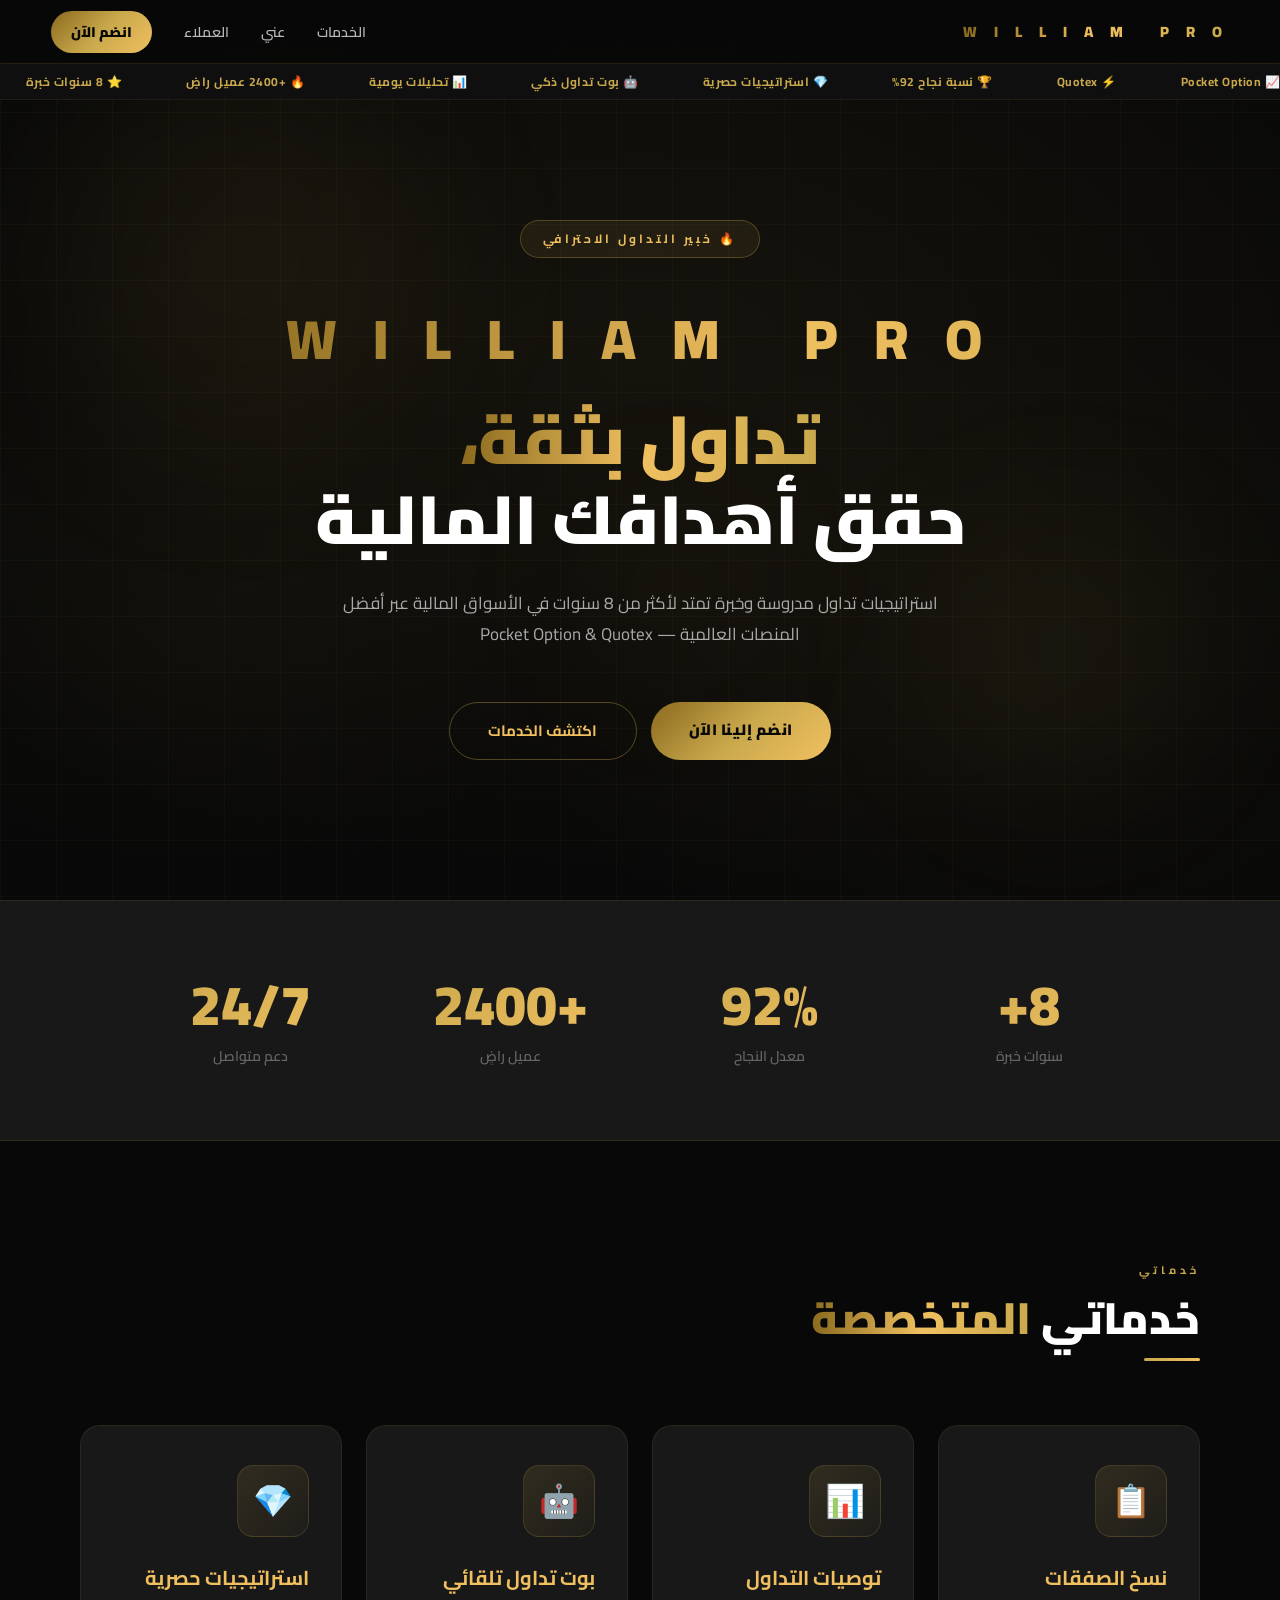
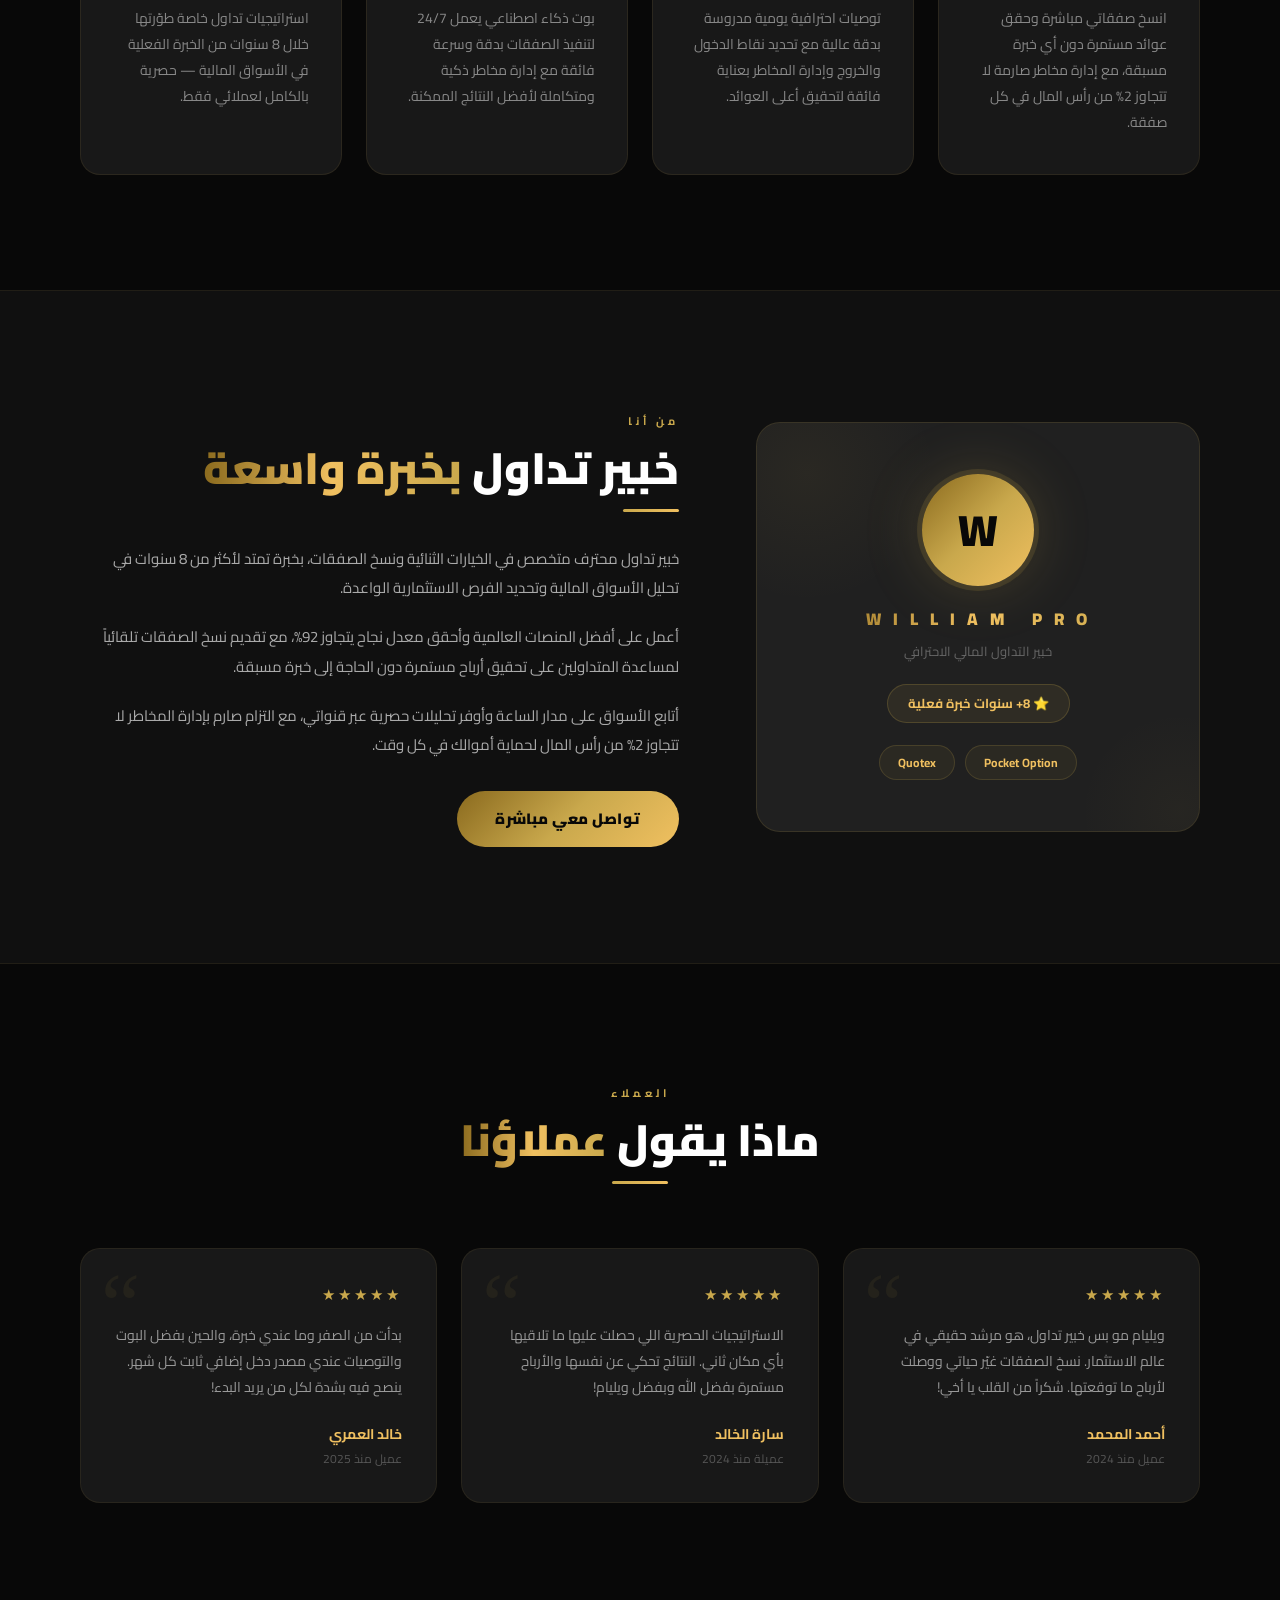
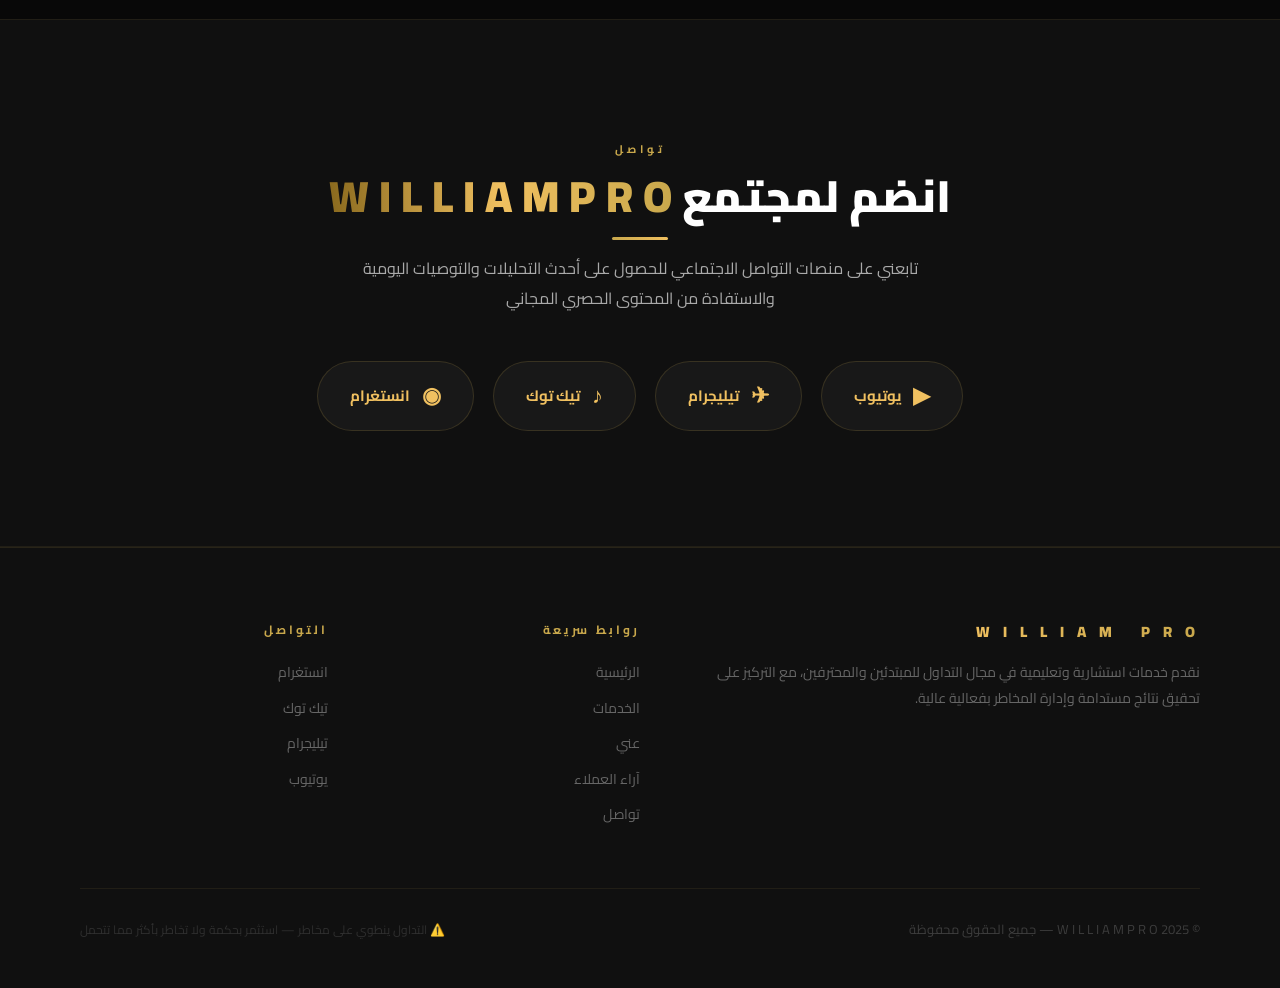
<file: william-pro (1).html>
<!DOCTYPE html>
<html lang="ar" dir="rtl">
<head>
<meta charset="UTF-8">
<meta name="viewport" content="width=device-width, initial-scale=1.0">
<title>W I L L I A M  P R O — خبير التداول الاحترافي</title>
<link href="https://fonts.googleapis.com/css2?family=Cairo:wght@300;400;600;700;900&display=swap" rel="stylesheet">
<style>
*,*::before,*::after{margin:0;padding:0;box-sizing:border-box;}
:root{
  --gold:#c9a84c;
  --gold-l:#f0c060;
  --gold-d:#8a6a1e;
  --black:#080808;
  --d1:#101010;
  --d2:#181818;
  --d3:#202020;
  --d4:#282828;
  --white:#ffffff;
  --gray:#aaaaaa;
  --gray2:#666666;
  --nav-h:64px;
  --tick-h:36px;
}
html{scroll-behavior:smooth;font-size:16px;}
body{
  font-family:'Cairo',sans-serif;
  background:var(--black);
  color:var(--white);
  direction:rtl;
  overflow-x:hidden;
  line-height:1.6;
}

/* ─── SCROLLBAR ─── */
::-webkit-scrollbar{width:4px;}
::-webkit-scrollbar-track{background:var(--d1);}
::-webkit-scrollbar-thumb{background:var(--gold-d);border-radius:4px;}

/* ─── UTILITIES ─── */
.gold-text{
  background:linear-gradient(90deg,var(--gold-d),var(--gold-l),var(--gold));
  -webkit-background-clip:text;-webkit-text-fill-color:transparent;
  background-clip:text;
}
.reveal{opacity:0;transform:translateY(32px);transition:opacity .7s ease,transform .7s ease;}
.reveal.up{transform:translateY(32px);}
.reveal.left{transform:translateX(-32px);}
.reveal.right{transform:translateX(32px);}
.reveal.visible{opacity:1;transform:translate(0,0);}

/* ─── NAV ─── */
nav{
  position:fixed;top:0;left:0;right:0;
  height:var(--nav-h);z-index:900;
  background:rgba(8,8,8,.92);
  border-bottom:1px solid rgba(201,168,76,.15);
  backdrop-filter:blur(16px);
  display:flex;align-items:center;justify-content:space-between;
  padding:0 clamp(16px,4vw,60px);
  transition:background .3s;
}
nav.solid{background:rgba(8,8,8,.99);}
.nav-logo{
  font-size:clamp(11px,1.4vw,15px);
  font-weight:900;letter-spacing:clamp(3px,1vw,7px);
  text-decoration:none;white-space:nowrap;
}
.nav-links{
  display:flex;align-items:center;gap:clamp(16px,2.5vw,36px);
  list-style:none;
}
.nav-links a{
  color:#bbbbbb;text-decoration:none;
  font-size:clamp(12px,1.1vw,14px);font-weight:600;
  transition:color .25s;white-space:nowrap;
}
.nav-links a:hover{color:var(--gold-l);}
.nav-btn{
  background:linear-gradient(135deg,var(--gold-d),var(--gold),var(--gold-l));
  color:#080808!important;font-weight:900!important;
  padding:8px 20px;border-radius:100px;
  transition:box-shadow .3s,transform .3s!important;
}
.nav-btn:hover{
  box-shadow:0 8px 28px rgba(201,168,76,.4)!important;
  transform:translateY(-2px)!important;
}
.burger{
  display:none;flex-direction:column;gap:5px;
  cursor:pointer;padding:6px;
}
.burger span{
  display:block;width:22px;height:2px;
  background:var(--gold);border-radius:2px;
  transition:all .3s;
}
.burger.open span:nth-child(1){transform:translateY(7px) rotate(45deg);}
.burger.open span:nth-child(2){opacity:0;}
.burger.open span:nth-child(3){transform:translateY(-7px) rotate(-45deg);}

/* ─── MOBILE MENU ─── */
.mob-menu{
  display:none;position:fixed;
  top:var(--nav-h);left:0;right:0;
  background:rgba(8,8,8,.98);
  border-bottom:1px solid rgba(201,168,76,.15);
  backdrop-filter:blur(16px);
  padding:20px clamp(16px,4vw,60px) 28px;
  flex-direction:column;gap:4px;
  z-index:899;
}
.mob-menu.open{display:flex;}
.mob-menu a{
  color:#cccccc;text-decoration:none;
  font-size:16px;font-weight:600;
  padding:12px 0;
  border-bottom:1px solid rgba(201,168,76,.08);
  transition:color .25s;
}
.mob-menu a:hover{color:var(--gold-l);}
.mob-menu a:last-child{border-bottom:none;}

/* ─── TICKER ─── */
.ticker{
  position:fixed;
  top:var(--nav-h);left:0;right:0;
  height:var(--tick-h);z-index:898;
  background:rgba(16,16,16,.95);
  border-bottom:1px solid rgba(201,168,76,.1);
  overflow:hidden;display:flex;align-items:center;
}
.ticker-track{
  display:flex;gap:64px;
  animation:tick 28s linear infinite;
  width:max-content;
  white-space:nowrap;
}
.ticker-track:hover{animation-play-state:paused;}
.tick-i{
  font-size:12px;color:var(--gold);
  font-weight:700;letter-spacing:.5px;
}
@keyframes tick{from{transform:translateX(0);}to{transform:translateX(-50%);}}

/* ─── HERO ─── */
.hero{
  min-height:100vh;
  display:flex;flex-direction:column;
  align-items:center;justify-content:center;
  text-align:center;
  padding:calc(var(--nav-h) + var(--tick-h) + 60px) clamp(16px,5vw,80px) 80px;
  position:relative;overflow:hidden;
}
.hero-bg{
  position:absolute;inset:0;pointer-events:none;
  background:
    radial-gradient(ellipse 70% 60% at 50% 40%,rgba(201,168,76,.07) 0%,transparent 100%),
    radial-gradient(ellipse 40% 40% at 80% 75%,rgba(201,168,76,.04) 0%,transparent 100%),
    radial-gradient(ellipse 30% 30% at 15% 70%,rgba(201,168,76,.03) 0%,transparent 100%);
}
.hero-grid{
  position:absolute;inset:0;pointer-events:none;
  background-image:
    linear-gradient(rgba(201,168,76,.04) 1px,transparent 1px),
    linear-gradient(90deg,rgba(201,168,76,.04) 1px,transparent 1px);
  background-size:56px 56px;
  animation:gridScroll 30s linear infinite;
}
@keyframes gridScroll{0%{background-position:0 0;}100%{background-position:56px 56px;}}
.orb{
  position:absolute;border-radius:50%;
  filter:blur(80px);pointer-events:none;
  animation:orb 10s ease-in-out infinite;
}
.orb1{width:clamp(200px,30vw,420px);height:clamp(200px,30vw,420px);
  background:rgba(201,168,76,.055);top:8%;left:4%;animation-delay:0s;}
.orb2{width:clamp(150px,22vw,300px);height:clamp(150px,22vw,300px);
  background:rgba(201,168,76,.04);bottom:12%;right:6%;animation-delay:5s;}
.orb3{width:clamp(100px,15vw,200px);height:clamp(100px,15vw,200px);
  background:rgba(201,168,76,.03);top:55%;left:45%;animation-delay:3s;}
@keyframes orb{0%,100%{transform:translateY(0) scale(1);}50%{transform:translateY(-30px) scale(1.06);}}

.hero-content{position:relative;z-index:2;max-width:860px;width:100%;}
.hero-eyebrow{
  display:inline-flex;align-items:center;gap:8px;
  background:rgba(201,168,76,.09);
  border:1px solid rgba(201,168,76,.3);
  color:var(--gold-l);
  font-size:clamp(10px,1.1vw,12px);font-weight:700;
  letter-spacing:3px;text-transform:uppercase;
  padding:8px 22px;border-radius:100px;
  margin-bottom:clamp(20px,3vw,36px);
  animation:fadeDown .9s ease both;
}
@keyframes fadeDown{from{opacity:0;transform:translateY(-20px);}to{opacity:1;transform:translateY(0);}}
@keyframes fadeUp{from{opacity:0;transform:translateY(28px);}to{opacity:1;transform:translateY(0);}}

.hero-name{
  display:block;
  font-size:clamp(22px,4.5vw,56px);
  font-weight:900;
  letter-spacing:clamp(6px,2vw,12px);
  background:linear-gradient(90deg,var(--gold-d),var(--gold-l),var(--gold),var(--gold-l));
  background-size:200% auto;
  -webkit-background-clip:text;-webkit-text-fill-color:transparent;background-clip:text;
  margin-bottom:clamp(10px,1.5vw,16px);
  animation:fadeUp .9s ease .15s both,shimmer 5s ease 1.5s infinite;
}
@keyframes shimmer{0%,100%{background-position:0% center;}50%{background-position:100% center;}}

.hero-title{
  font-size:clamp(28px,5.5vw,68px);
  font-weight:900;line-height:1.18;
  margin-bottom:clamp(16px,2.5vw,28px);
  animation:fadeUp .9s ease .3s both;
}
.hero-sub{
  font-size:clamp(14px,1.5vw,17px);
  color:var(--gray);line-height:1.85;
  margin-bottom:clamp(32px,4vw,52px);
  animation:fadeUp .9s ease .45s both;
  max-width:640px;margin-left:auto;margin-right:auto;
}
.hero-btns{
  display:flex;flex-wrap:wrap;gap:14px;
  justify-content:center;
  animation:fadeUp .9s ease .6s both;
}
.btn-primary{
  background:linear-gradient(135deg,var(--gold-d),var(--gold),var(--gold-l));
  color:#080808;font-family:'Cairo',sans-serif;
  font-size:clamp(13px,1.3vw,15px);font-weight:900;
  padding:clamp(12px,1.5vw,16px) clamp(24px,3vw,44px);
  border-radius:100px;border:none;cursor:pointer;
  text-decoration:none;display:inline-block;
  transition:transform .3s,box-shadow .3s;
  letter-spacing:.5px;
}
.btn-primary:hover{transform:translateY(-4px);box-shadow:0 16px 48px rgba(201,168,76,.45);}
.btn-secondary{
  background:transparent;color:var(--gold-l);
  font-family:'Cairo',sans-serif;
  font-size:clamp(13px,1.3vw,15px);font-weight:700;
  padding:clamp(12px,1.5vw,16px) clamp(24px,3vw,44px);
  border-radius:100px;border:1px solid rgba(201,168,76,.38);
  cursor:pointer;text-decoration:none;display:inline-block;
  transition:all .3s;
}
.btn-secondary:hover{background:rgba(201,168,76,.1);border-color:var(--gold);transform:translateY(-4px);}

/* ─── STATS ─── */
.stats{
  background:var(--d2);
  border-top:1px solid rgba(201,168,76,.12);
  border-bottom:1px solid rgba(201,168,76,.12);
  padding:clamp(44px,6vw,72px) clamp(16px,5vw,60px);
}
.stats-grid{
  display:grid;
  grid-template-columns:repeat(4,1fr);
  gap:clamp(16px,3vw,40px);
  max-width:1000px;margin:0 auto;
  text-align:center;
}
.stat-val{
  display:block;
  font-size:clamp(36px,5vw,56px);
  font-weight:900;line-height:1.15;
  background:linear-gradient(135deg,var(--gold),var(--gold-l));
  -webkit-background-clip:text;-webkit-text-fill-color:transparent;background-clip:text;
}
.stat-lbl{
  font-size:clamp(12px,1.2vw,14px);
  color:var(--gray2);margin-top:8px;font-weight:600;
}
.stat-sep{
  display:none;
  width:100%;height:1px;
  background:rgba(201,168,76,.1);
  grid-column:1/-1;
}

/* ─── SECTION BASE ─── */
.sec{padding:clamp(70px,9vw,120px) clamp(16px,5vw,60px);}
.sec-inner{max-width:1120px;margin:0 auto;}
.sec-head{margin-bottom:clamp(40px,5vw,64px);}
.sec-tag{
  display:inline-block;
  color:var(--gold);font-size:11px;font-weight:700;
  letter-spacing:4px;text-transform:uppercase;
  margin-bottom:12px;
}
.sec-title{
  font-size:clamp(26px,3.8vw,44px);
  font-weight:900;line-height:1.2;margin-bottom:14px;
}
.sec-line{
  width:56px;height:3px;
  background:linear-gradient(90deg,var(--gold),var(--gold-l));
  border-radius:3px;
}
.sec-line.center{margin:0 auto;}
.sec-desc{
  font-size:clamp(14px,1.3vw,16px);
  color:var(--gray);line-height:1.85;
  max-width:600px;margin-top:14px;
}
.sec-desc.center{margin-left:auto;margin-right:auto;text-align:center;}

/* ─── SERVICES ─── */
.services-grid{
  display:grid;
  grid-template-columns:repeat(auto-fit,minmax(240px,1fr));
  gap:clamp(16px,2vw,24px);
}
.svc-card{
  background:var(--d2);
  border:1px solid rgba(201,168,76,.1);
  border-radius:20px;
  padding:clamp(28px,3vw,44px) clamp(22px,2.5vw,34px);
  position:relative;overflow:hidden;
  transition:transform .4s cubic-bezier(.165,.84,.44,1),border-color .4s,box-shadow .4s;
  cursor:default;
}
.svc-card::before{
  content:'';position:absolute;top:0;left:0;right:0;
  height:2px;
  background:linear-gradient(90deg,var(--gold-d),var(--gold-l));
  transform:scaleX(0);transform-origin:right;
  transition:transform .45s cubic-bezier(.165,.84,.44,1);
}
.svc-card::after{
  content:'';position:absolute;inset:0;
  background:radial-gradient(ellipse at 50% 0%,rgba(201,168,76,.06) 0%,transparent 65%);
  opacity:0;transition:opacity .4s;
}
.svc-card:hover{
  transform:translateY(-10px);
  border-color:rgba(201,168,76,.32);
  box-shadow:0 28px 60px rgba(201,168,76,.1);
}
.svc-card:hover::before{transform:scaleX(1);transform-origin:left;}
.svc-card:hover::after{opacity:1;}
.svc-icon{
  width:clamp(56px,6vw,72px);height:clamp(56px,6vw,72px);
  border-radius:16px;
  background:linear-gradient(135deg,rgba(201,168,76,.14),rgba(201,168,76,.04));
  border:1px solid rgba(201,168,76,.18);
  display:flex;align-items:center;justify-content:center;
  font-size:clamp(24px,3vw,32px);
  margin-bottom:clamp(18px,2vw,26px);
  position:relative;z-index:1;
  transition:all .4s;
}
.svc-card:hover .svc-icon{
  background:linear-gradient(135deg,rgba(201,168,76,.24),rgba(201,168,76,.1));
  box-shadow:0 8px 24px rgba(201,168,76,.2);
}
.svc-title{
  font-size:clamp(16px,1.6vw,20px);font-weight:700;
  color:var(--gold-l);margin-bottom:12px;
  position:relative;z-index:1;
}
.svc-desc{
  font-size:clamp(13px,1.1vw,14px);color:#888888;
  line-height:1.85;position:relative;z-index:1;
}

/* ─── ABOUT ─── */
.about-bg{
  background:var(--d1);
  border-top:1px solid rgba(201,168,76,.09);
  border-bottom:1px solid rgba(201,168,76,.09);
}
.about-layout{
  display:grid;
  grid-template-columns:1fr 1.35fr;
  gap:clamp(40px,6vw,88px);
  align-items:center;
}
.about-card{
  background:var(--d3);
  border:1px solid rgba(201,168,76,.14);
  border-radius:24px;
  padding:clamp(36px,4vw,56px) clamp(28px,3vw,44px);
  text-align:center;position:relative;overflow:hidden;
}
.about-card::before{
  content:'';position:absolute;
  top:-80px;left:-80px;
  width:260px;height:260px;
  background:radial-gradient(circle,rgba(201,168,76,.06) 0%,transparent 70%);
  animation:pulse 5s ease-in-out infinite;
}
.about-card::after{
  content:'';position:absolute;
  bottom:-80px;right:-80px;
  width:200px;height:200px;
  background:radial-gradient(circle,rgba(201,168,76,.04) 0%,transparent 70%);
  animation:pulse 5s ease-in-out 2.5s infinite;
}
@keyframes pulse{0%,100%{transform:scale(1);opacity:.6;}50%{transform:scale(1.2);opacity:1;}}
.about-avatar{
  width:clamp(88px,10vw,112px);height:clamp(88px,10vw,112px);
  border-radius:50%;
  background:linear-gradient(135deg,var(--gold-d),var(--gold),var(--gold-l));
  display:flex;align-items:center;justify-content:center;
  margin:0 auto 20px;
  font-size:clamp(34px,4vw,44px);font-weight:900;color:#080808;
  position:relative;z-index:1;
  box-shadow:0 0 0 5px rgba(201,168,76,.14),0 0 60px rgba(201,168,76,.22);
}
.about-bname{
  font-size:clamp(13px,1.5vw,17px);font-weight:900;
  letter-spacing:4px;margin-bottom:8px;
  position:relative;z-index:1;
}
.about-role{font-size:13px;color:var(--gray2);position:relative;z-index:1;}
.about-badge{
  display:inline-flex;align-items:center;gap:8px;
  background:rgba(201,168,76,.09);
  border:1px solid rgba(201,168,76,.22);
  border-radius:100px;padding:8px 20px;
  margin-top:22px;
  font-size:13px;color:var(--gold-l);font-weight:700;
  position:relative;z-index:1;
}
.plat-row{
  display:flex;gap:10px;flex-wrap:wrap;
  justify-content:center;margin-top:22px;
  position:relative;z-index:1;
}
.plat-pill{
  background:rgba(201,168,76,.07);
  border:1px solid rgba(201,168,76,.18);
  color:var(--gold-l);font-size:12px;font-weight:700;
  padding:7px 18px;border-radius:100px;
}
.about-text p{
  font-size:clamp(14px,1.3vw,15px);color:#aaaaaa;
  line-height:1.95;margin-bottom:20px;
}
.about-text p:last-of-type{margin-bottom:32px;}

/* ─── TESTIMONIALS ─── */
.testi-grid{
  display:grid;
  grid-template-columns:repeat(auto-fit,minmax(260px,1fr));
  gap:clamp(16px,2vw,24px);
}
.testi-card{
  background:var(--d2);
  border:1px solid rgba(201,168,76,.09);
  border-radius:20px;padding:clamp(24px,3vw,34px);
  position:relative;overflow:hidden;
  transition:transform .35s,border-color .35s,box-shadow .35s;
}
.testi-card::before{
  content:'\201C';
  position:absolute;top:12px;left:20px;
  font-size:88px;color:rgba(201,168,76,.07);
  font-family:Georgia,serif;line-height:1;
}
.testi-card:hover{
  transform:translateY(-6px);
  border-color:rgba(201,168,76,.28);
  box-shadow:0 20px 50px rgba(201,168,76,.09);
}
.testi-stars{color:var(--gold);font-size:15px;letter-spacing:3px;margin-bottom:16px;}
.testi-text{
  font-size:clamp(13px,1.2vw,14px);color:#999999;
  line-height:1.85;margin-bottom:22px;
  position:relative;z-index:1;
}
.testi-name{font-size:14px;font-weight:700;color:var(--gold-l);}
.testi-date{font-size:12px;color:#555555;margin-top:4px;}

/* ─── CONTACT ─── */
.contact-desc{
  font-size:clamp(14px,1.4vw,16px);
  color:var(--gray);line-height:1.85;
  max-width:560px;margin:14px auto 48px;
  text-align:center;
}
.social-grid{
  display:flex;flex-wrap:wrap;gap:clamp(12px,1.5vw,20px);
  justify-content:center;
}
.soc-btn{
  display:flex;align-items:center;gap:12px;
  background:var(--d2);
  border:1px solid rgba(201,168,76,.18);
  border-radius:100px;
  padding:clamp(12px,1.5vw,16px) clamp(20px,2.5vw,34px);
  color:var(--gold-l);font-family:'Cairo',sans-serif;
  font-size:clamp(13px,1.3vw,15px);font-weight:700;
  text-decoration:none;
  transition:all .35s cubic-bezier(.165,.84,.44,1);
}
.soc-btn:hover{
  background:rgba(201,168,76,.09);border-color:var(--gold);
  transform:translateY(-6px);
  box-shadow:0 16px 40px rgba(201,168,76,.17);
}
.soc-ico{font-size:clamp(18px,2vw,22px);}

/* ─── FOOTER ─── */
footer{
  background:var(--d1);
  border-top:1px solid rgba(201,168,76,.13);
  padding:clamp(48px,6vw,72px) clamp(16px,5vw,60px) clamp(28px,4vw,48px);
}
.footer-inner{
  max-width:1120px;margin:0 auto;
  display:grid;
  grid-template-columns:2fr 1fr 1fr;
  gap:clamp(32px,5vw,72px);
  margin-bottom:clamp(32px,4vw,52px);
}
.f-logo{
  font-size:clamp(12px,1.4vw,15px);font-weight:900;
  letter-spacing:5px;margin-bottom:16px;
  display:block;
}
.f-desc{font-size:clamp(13px,1.2vw,14px);color:var(--gray2);line-height:1.85;}
.f-head{
  font-size:12px;font-weight:700;
  color:var(--gold);letter-spacing:3px;text-transform:uppercase;
  margin-bottom:20px;
}
.f-links{list-style:none;}
.f-links li{margin-bottom:10px;}
.f-links a{
  color:var(--gray2);text-decoration:none;
  font-size:clamp(13px,1.2vw,14px);
  transition:color .25s;
}
.f-links a:hover{color:var(--gold-l);}
.footer-bottom{
  max-width:1120px;margin:0 auto;
  border-top:1px solid rgba(201,168,76,.09);
  padding-top:clamp(20px,3vw,30px);
  display:flex;flex-wrap:wrap;
  justify-content:space-between;align-items:center;gap:12px;
}
.f-copy{font-size:clamp(11px,1.1vw,13px);color:#3d3d3d;}
.f-disc{font-size:clamp(10px,1vw,12px);color:#2f2f2f;}

/* ─── RESPONSIVE ─── */
@media(max-width:900px){
  .stats-grid{grid-template-columns:repeat(2,1fr);}
  .stat-sep{display:block;}
  .about-layout{grid-template-columns:1fr;}
  .footer-inner{grid-template-columns:1fr 1fr;}
}
@media(max-width:680px){
  .nav-links{display:none;}
  .burger{display:flex;}
  .footer-inner{grid-template-columns:1fr;}
  .footer-bottom{flex-direction:column;text-align:center;}
}
@media(max-width:420px){
  .stats-grid{grid-template-columns:repeat(2,1fr);}
  .hero-btns{flex-direction:column;align-items:center;}
  .btn-primary,.btn-secondary{width:100%;max-width:280px;text-align:center;}
  .social-grid{flex-direction:column;align-items:center;}
  .soc-btn{width:100%;max-width:300px;justify-content:center;}
}
</style>
</head>
<body>

<!-- NAV -->
<nav id="nav">
  <a class="nav-logo gold-text" href="#">W I L L I A M &nbsp; P R O</a>
  <ul class="nav-links">
    <li><a href="#services">الخدمات</a></li>
    <li><a href="#about">عني</a></li>
    <li><a href="#testimonials">العملاء</a></li>
    <li><a href="#contact" class="nav-btn">انضم الآن</a></li>
  </ul>
  <div class="burger" id="burger" onclick="toggleMenu()" aria-label="القائمة">
    <span></span><span></span><span></span>
  </div>
</nav>

<div class="mob-menu" id="mobMenu">
  <a href="#services" onclick="closeMenu()">الخدمات</a>
  <a href="#about" onclick="closeMenu()">عني</a>
  <a href="#testimonials" onclick="closeMenu()">آراء العملاء</a>
  <a href="#contact" onclick="closeMenu()">تواصل معي</a>
</div>

<!-- TICKER -->
<div class="ticker">
  <div class="ticker-track">
    <span class="tick-i">📈 Pocket Option</span>
    <span class="tick-i">⚡ Quotex</span>
    <span class="tick-i">🏆 نسبة نجاح 92%</span>
    <span class="tick-i">💎 استراتيجيات حصرية</span>
    <span class="tick-i">🤖 بوت تداول ذكي</span>
    <span class="tick-i">📊 تحليلات يومية</span>
    <span class="tick-i">🔥 +2400 عميل راضٍ</span>
    <span class="tick-i">⭐ 8 سنوات خبرة</span>
    <span class="tick-i">📈 Pocket Option</span>
    <span class="tick-i">⚡ Quotex</span>
    <span class="tick-i">🏆 نسبة نجاح 92%</span>
    <span class="tick-i">💎 استراتيجيات حصرية</span>
    <span class="tick-i">🤖 بوت تداول ذكي</span>
    <span class="tick-i">📊 تحليلات يومية</span>
    <span class="tick-i">🔥 +2400 عميل راضٍ</span>
    <span class="tick-i">⭐ 8 سنوات خبرة</span>
  </div>
</div>

<!-- HERO -->
<section class="hero" id="home">
  <div class="hero-bg"></div>
  <div class="hero-grid"></div>
  <div class="orb orb1"></div>
  <div class="orb orb2"></div>
  <div class="orb orb3"></div>
  <div class="hero-content">
    <div class="hero-eyebrow">🔥 خبير التداول الاحترافي</div>
    <span class="hero-name">W I L L I A M &nbsp; P R O</span>
    <h1 class="hero-title">
      <span class="gold-text">تداول بثقة،</span><br>حقق أهدافك المالية
    </h1>
    <p class="hero-sub">
      استراتيجيات تداول مدروسة وخبرة تمتد لأكثر من 8 سنوات في الأسواق المالية عبر أفضل المنصات العالمية — Pocket Option &amp; Quotex
    </p>
    <div class="hero-btns">
      <a href="#contact" class="btn-primary">انضم إلينا الآن</a>
      <a href="#services" class="btn-secondary">اكتشف الخدمات</a>
    </div>
  </div>
</section>

<!-- STATS -->
<div class="stats">
  <div class="stats-grid">
    <div class="stat-item reveal">
      <span class="stat-val">8+</span>
      <div class="stat-lbl">سنوات خبرة</div>
    </div>
    <div class="stat-item reveal">
      <span class="stat-val">92%</span>
      <div class="stat-lbl">معدل النجاح</div>
    </div>
    <div class="stat-item reveal">
      <span class="stat-val">+2400</span>
      <div class="stat-lbl">عميل راضٍ</div>
    </div>
    <div class="stat-item reveal">
      <span class="stat-val">24/7</span>
      <div class="stat-lbl">دعم متواصل</div>
    </div>
  </div>
</div>

<!-- SERVICES -->
<section class="sec" id="services">
  <div class="sec-inner">
    <div class="sec-head reveal">
      <div class="sec-tag">خدماتي</div>
      <h2 class="sec-title">خدماتي <span class="gold-text">المتخصصة</span></h2>
      <div class="sec-line"></div>
    </div>
    <div class="services-grid">
      <div class="svc-card reveal">
        <div class="svc-icon">📋</div>
        <div class="svc-title">نسخ الصفقات</div>
        <p class="svc-desc">انسخ صفقاتي مباشرة وحقق عوائد مستمرة دون أي خبرة مسبقة، مع إدارة مخاطر صارمة لا تتجاوز 2% من رأس المال في كل صفقة.</p>
      </div>
      <div class="svc-card reveal">
        <div class="svc-icon">📊</div>
        <div class="svc-title">توصيات التداول</div>
        <p class="svc-desc">توصيات احترافية يومية مدروسة بدقة عالية مع تحديد نقاط الدخول والخروج وإدارة المخاطر بعناية فائقة لتحقيق أعلى العوائد.</p>
      </div>
      <div class="svc-card reveal">
        <div class="svc-icon">🤖</div>
        <div class="svc-title">بوت تداول تلقائي</div>
        <p class="svc-desc">بوت ذكاء اصطناعي يعمل 24/7 لتنفيذ الصفقات بدقة وسرعة فائقة مع إدارة مخاطر ذكية ومتكاملة لأفضل النتائج الممكنة.</p>
      </div>
      <div class="svc-card reveal">
        <div class="svc-icon">💎</div>
        <div class="svc-title">استراتيجيات حصرية</div>
        <p class="svc-desc">استراتيجيات تداول خاصة طوّرتها خلال 8 سنوات من الخبرة الفعلية في الأسواق المالية — حصرية بالكامل لعملائي فقط.</p>
      </div>
    </div>
  </div>
</section>

<!-- ABOUT -->
<div class="about-bg" id="about">
  <section class="sec">
    <div class="sec-inner">
      <div class="about-layout">
        <div class="about-card reveal left">
          <div class="about-avatar">W</div>
          <div class="about-bname gold-text">W I L L I A M &nbsp; P R O</div>
          <div class="about-role">خبير التداول المالي الاحترافي</div>
          <div class="about-badge">⭐ 8+ سنوات خبرة فعلية</div>
          <div class="plat-row">
            <div class="plat-pill">Pocket Option</div>
            <div class="plat-pill">Quotex</div>
          </div>
        </div>
        <div class="about-text reveal right">
          <div class="sec-tag">من أنا</div>
          <h2 class="sec-title">خبير تداول <span class="gold-text">بخبرة واسعة</span></h2>
          <div class="sec-line" style="margin-bottom:32px;"></div>
          <p>خبير تداول محترف متخصص في الخيارات الثنائية ونسخ الصفقات، بخبرة تمتد لأكثر من 8 سنوات في تحليل الأسواق المالية وتحديد الفرص الاستثمارية الواعدة.</p>
          <p>أعمل على أفضل المنصات العالمية وأحقق معدل نجاح يتجاوز 92%، مع تقديم نسخ الصفقات تلقائياً لمساعدة المتداولين على تحقيق أرباح مستمرة دون الحاجة إلى خبرة مسبقة.</p>
          <p>أتابع الأسواق على مدار الساعة وأوفر تحليلات حصرية عبر قنواتي، مع التزام صارم بإدارة المخاطر لا تتجاوز 2% من رأس المال لحماية أموالك في كل وقت.</p>
          <a href="#contact" class="btn-primary">تواصل معي مباشرة</a>
        </div>
      </div>
    </div>
  </section>
</div>

<!-- TESTIMONIALS -->
<section class="sec" id="testimonials">
  <div class="sec-inner">
    <div class="sec-head reveal" style="text-align:center;">
      <div class="sec-tag">العملاء</div>
      <h2 class="sec-title">ماذا يقول <span class="gold-text">عملاؤنا</span></h2>
      <div class="sec-line center"></div>
    </div>
    <div class="testi-grid">
      <div class="testi-card reveal">
        <div class="testi-stars">★★★★★</div>
        <p class="testi-text">ويليام مو بس خبير تداول، هو مرشد حقيقي في عالم الاستثمار. نسخ الصفقات غيّر حياتي ووصلت لأرباح ما توقعتها. شكراً من القلب يا أخي!</p>
        <div class="testi-name">أحمد المحمد</div>
        <div class="testi-date">عميل منذ 2024</div>
      </div>
      <div class="testi-card reveal">
        <div class="testi-stars">★★★★★</div>
        <p class="testi-text">الاستراتيجيات الحصرية اللي حصلت عليها ما تلاقيها بأي مكان ثاني. النتائج تحكي عن نفسها والأرباح مستمرة بفضل الله وبفضل ويليام!</p>
        <div class="testi-name">سارة الخالد</div>
        <div class="testi-date">عميلة منذ 2024</div>
      </div>
      <div class="testi-card reveal">
        <div class="testi-stars">★★★★★</div>
        <p class="testi-text">بدأت من الصفر وما عندي خبرة، والحين بفضل البوت والتوصيات عندي مصدر دخل إضافي ثابت كل شهر. ينصح فيه بشدة لكل من يريد البدء!</p>
        <div class="testi-name">خالد العمري</div>
        <div class="testi-date">عميل منذ 2025</div>
      </div>
    </div>
  </div>
</section>

<!-- CONTACT -->
<div style="background:var(--d1);border-top:1px solid rgba(201,168,76,.09);border-bottom:1px solid rgba(201,168,76,.09);">
  <section class="sec" id="contact">
    <div class="sec-inner" style="text-align:center;">
      <div class="reveal">
        <div class="sec-tag">تواصل</div>
        <h2 class="sec-title">انضم لمجتمع <span class="gold-text">W I L L I A M  P R O</span></h2>
        <div class="sec-line center"></div>
        <p class="contact-desc">تابعني على منصات التواصل الاجتماعي للحصول على أحدث التحليلات والتوصيات اليومية والاستفادة من المحتوى الحصري المجاني</p>
      </div>
      <div class="social-grid reveal">
        <a class="soc-btn" href="https://youtube.com/@wproo_5?si=Vtdt3jMx1uwLoNUk" target="_blank" rel="noopener">
          <span class="soc-ico">▶</span> يوتيوب
        </a>
        <a class="soc-btn" href="https://t.me/wprooo_5" target="_blank" rel="noopener">
          <span class="soc-ico">✈</span> تيليجرام
        </a>
        <a class="soc-btn" href="https://www.tiktok.com/@wproo_5" target="_blank" rel="noopener">
          <span class="soc-ico">♪</span> تيك توك
        </a>
        <a class="soc-btn" href="https://www.instagram.com/wproo_5" target="_blank" rel="noopener">
          <span class="soc-ico">◉</span> انستغرام
        </a>
      </div>
    </div>
  </section>
</div>

<!-- FOOTER -->
<footer>
  <div class="footer-inner">
    <div>
      <span class="f-logo gold-text">W I L L I A M &nbsp; P R O</span>
      <p class="f-desc">نقدم خدمات استشارية وتعليمية في مجال التداول للمبتدئين والمحترفين، مع التركيز على تحقيق نتائج مستدامة وإدارة المخاطر بفعالية عالية.</p>
    </div>
    <div>
      <div class="f-head">روابط سريعة</div>
      <ul class="f-links">
        <li><a href="#home">الرئيسية</a></li>
        <li><a href="#services">الخدمات</a></li>
        <li><a href="#about">عني</a></li>
        <li><a href="#testimonials">آراء العملاء</a></li>
        <li><a href="#contact">تواصل</a></li>
      </ul>
    </div>
    <div>
      <div class="f-head">التواصل</div>
      <ul class="f-links">
        <li><a href="https://www.instagram.com/wproo_5" target="_blank">انستغرام</a></li>
        <li><a href="https://www.tiktok.com/@wproo_5" target="_blank">تيك توك</a></li>
        <li><a href="https://t.me/wprooo_5" target="_blank">تيليجرام</a></li>
        <li><a href="https://youtube.com/@wproo_5" target="_blank">يوتيوب</a></li>
      </ul>
    </div>
  </div>
  <div class="footer-bottom">
    <p class="f-copy">© 2025 W I L L I A M  P R O — جميع الحقوق محفوظة</p>
    <p class="f-disc">⚠️ التداول ينطوي على مخاطر — استثمر بحكمة ولا تخاطر بأكثر مما تتحمل</p>
  </div>
</footer>

<script>
// Nav scroll effect
window.addEventListener('scroll',()=>{
  document.getElementById('nav').classList.toggle('solid',window.scrollY>40);
},{passive:true});

// Mobile menu
function toggleMenu(){
  document.getElementById('burger').classList.toggle('open');
  document.getElementById('mobMenu').classList.toggle('open');
}
function closeMenu(){
  document.getElementById('burger').classList.remove('open');
  document.getElementById('mobMenu').classList.remove('open');
}

// Close menu on outside click
document.addEventListener('click',e=>{
  const nav=document.getElementById('nav');
  const menu=document.getElementById('mobMenu');
  if(!nav.contains(e.target)&&!menu.contains(e.target)) closeMenu();
});

// Smooth scroll
document.querySelectorAll('a[href^="#"]').forEach(a=>{
  a.addEventListener('click',e=>{
    const t=document.querySelector(a.getAttribute('href'));
    if(t){e.preventDefault();t.scrollIntoView({behavior:'smooth'});}
  });
});

// Reveal on scroll
const io=new IntersectionObserver((entries)=>{
  entries.forEach((e,i)=>{
    if(e.isIntersecting){
      setTimeout(()=>e.target.classList.add('visible'),i*90);
      io.unobserve(e.target);
    }
  });
},{threshold:0.12});
document.querySelectorAll('.reveal').forEach(el=>io.observe(el));

// Respect reduced motion
if(window.matchMedia('(prefers-reduced-motion:reduce)').matches){
  document.querySelectorAll('.reveal').forEach(el=>{
    el.style.transition='none';el.classList.add('visible');
  });
}
</script>
</body>
</html>
</file>
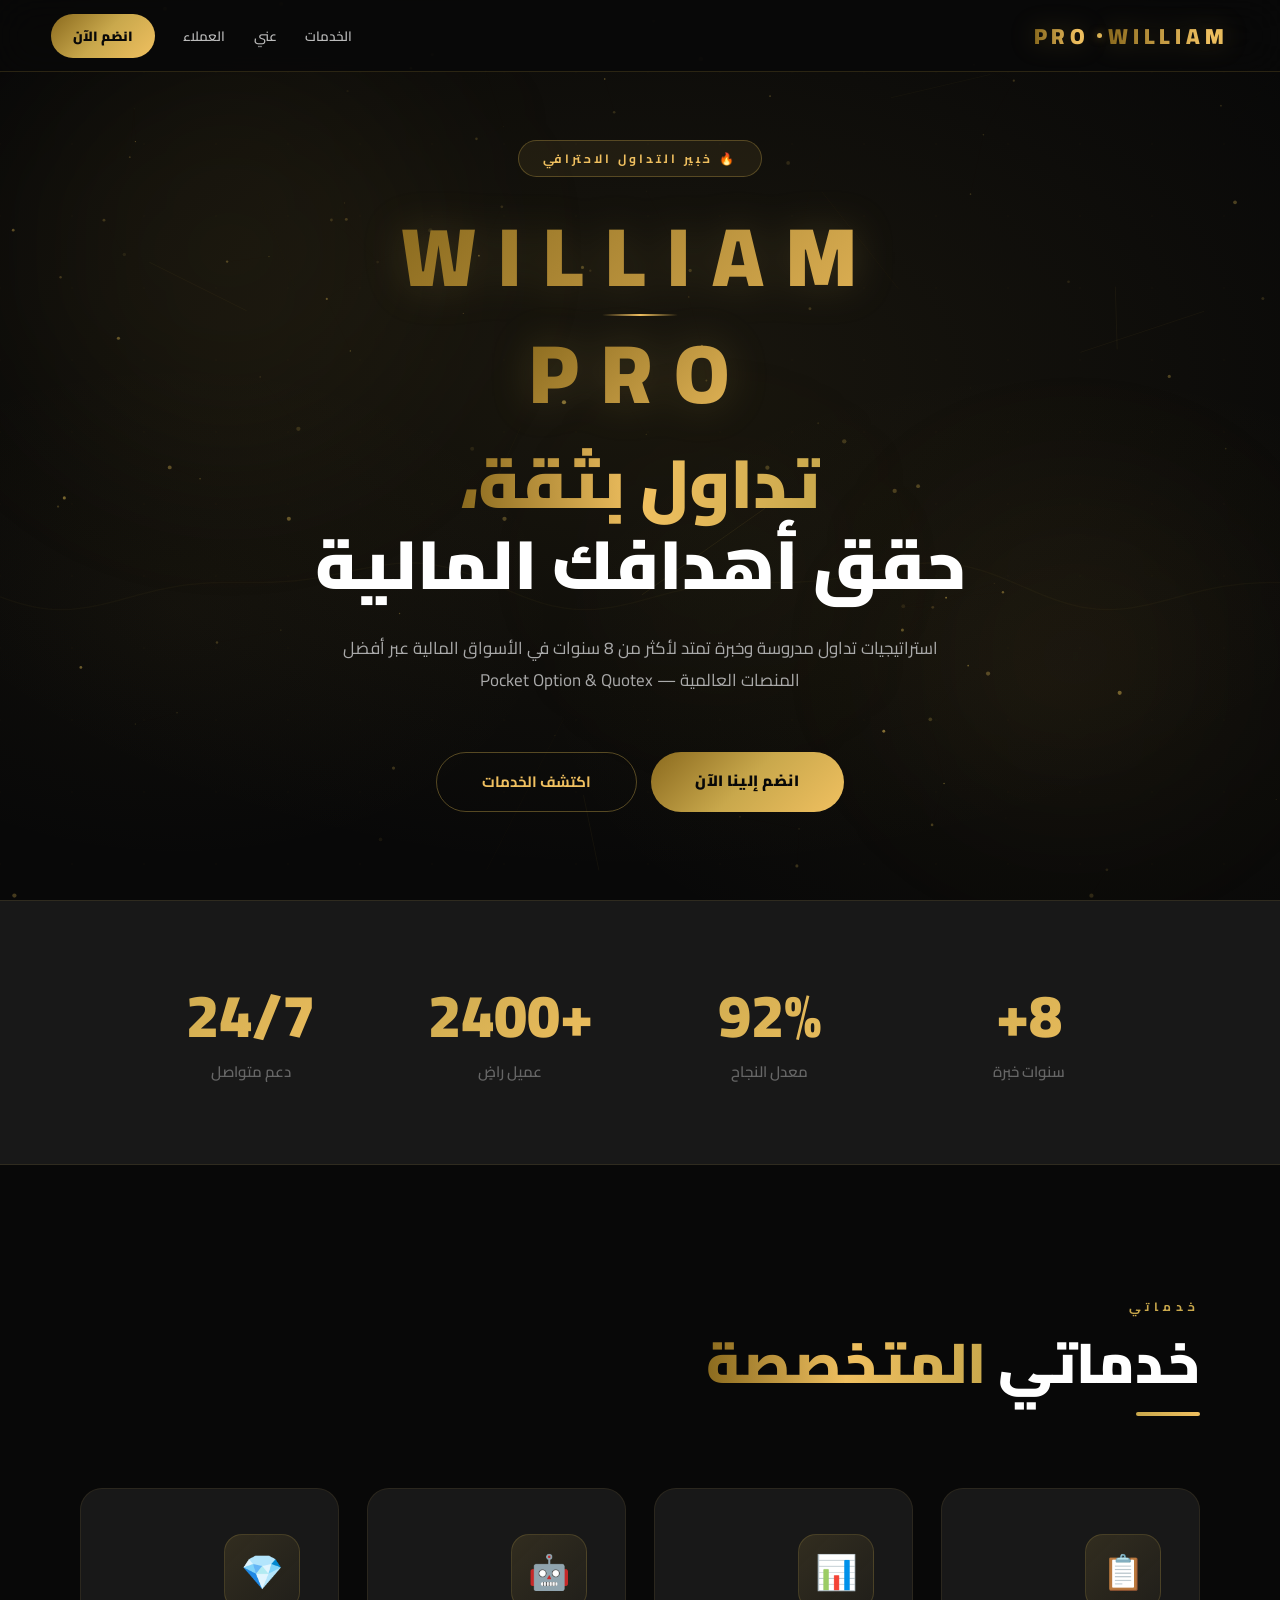
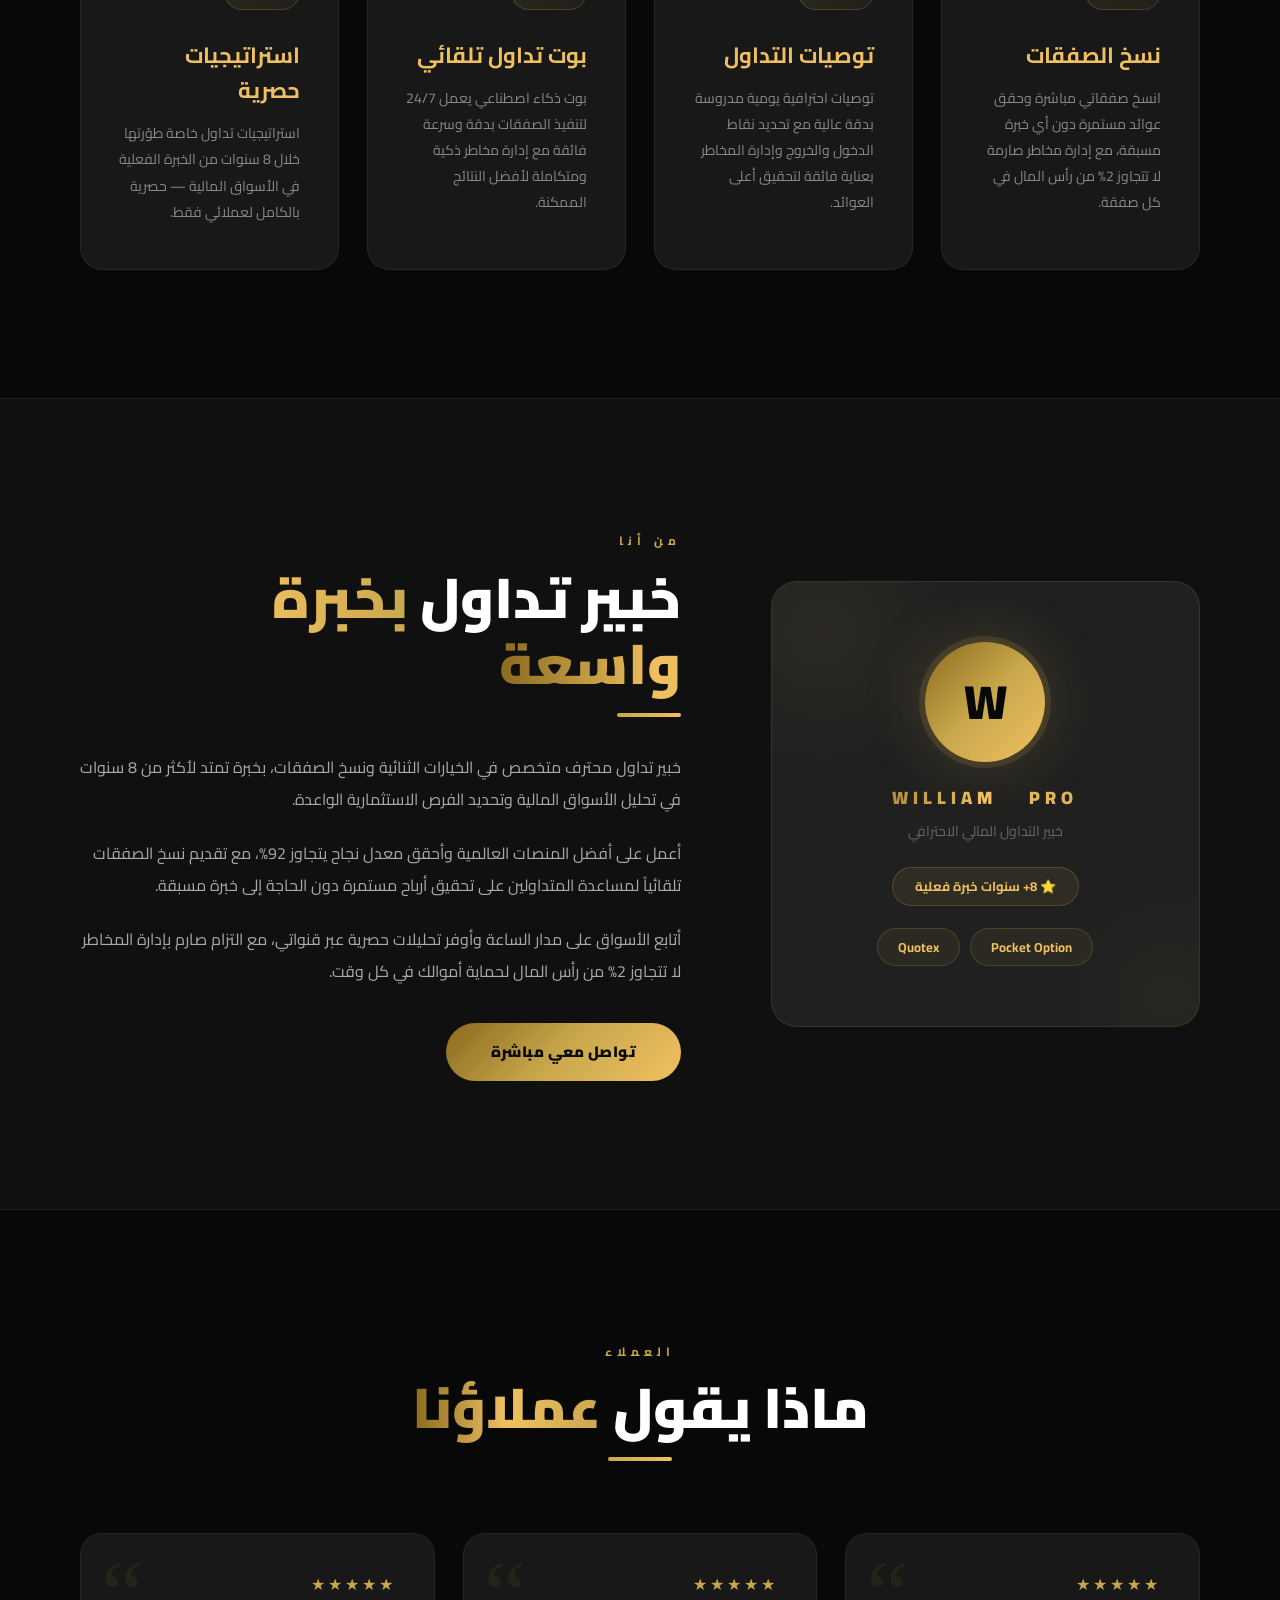
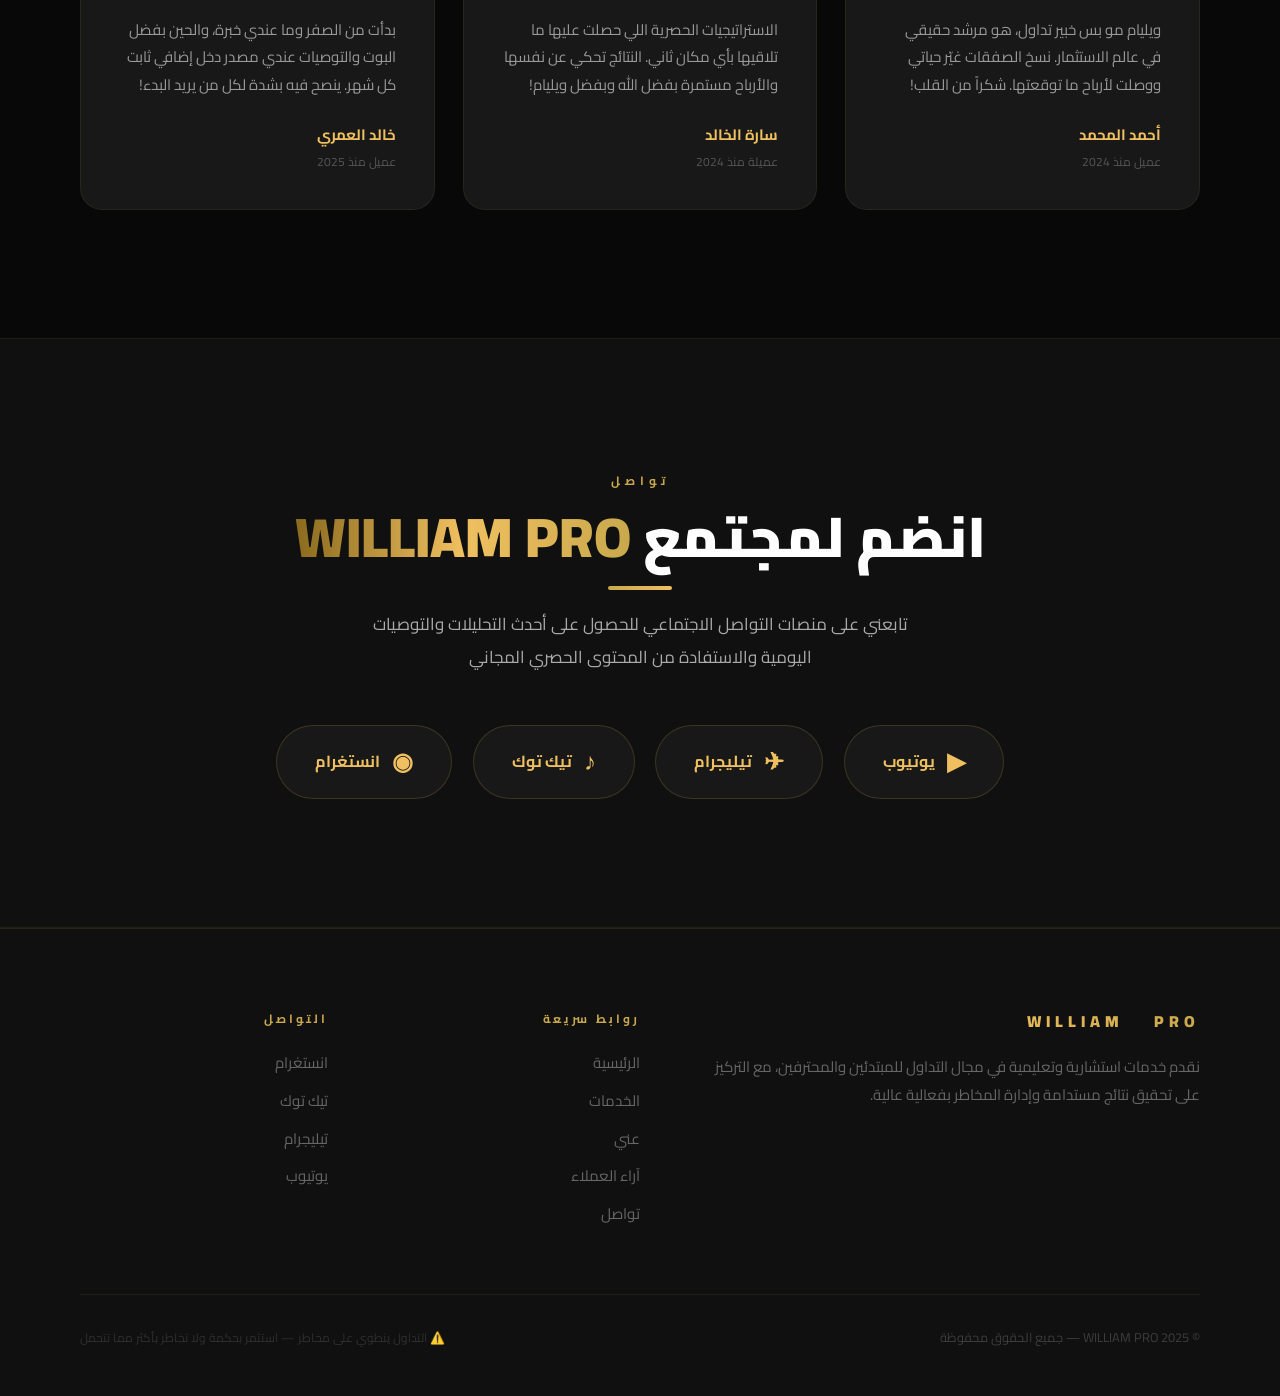
<file: william-pro (2).html>
<!DOCTYPE html>
<html lang="ar" dir="rtl">
<head>
<meta charset="UTF-8">
<meta name="viewport" content="width=device-width, initial-scale=1.0">
<title>W I L L I A M  P R O — خبير التداول الاحترافي</title>
<link href="https://fonts.googleapis.com/css2?family=Cairo:wght@300;400;600;700;900&display=swap" rel="stylesheet">
<style>
*,*::before,*::after{margin:0;padding:0;box-sizing:border-box;}
:root{
  --gold:#c9a84c;
  --gold-l:#f0c060;
  --gold-d:#8a6a1e;
  --black:#080808;
  --d1:#101010;
  --d2:#181818;
  --d3:#202020;
  --white:#ffffff;
  --gray:#aaaaaa;
  --gray2:#666666;
  --nav-h:72px;
}
html{scroll-behavior:smooth;}
body{
  font-family:'Cairo',sans-serif;
  background:var(--black);
  color:var(--white);
  direction:rtl;
  overflow-x:hidden;
  line-height:1.6;
}
::-webkit-scrollbar{width:4px;}
::-webkit-scrollbar-track{background:var(--d1);}
::-webkit-scrollbar-thumb{background:var(--gold-d);border-radius:4px;}

.gold-text{
  background:linear-gradient(90deg,var(--gold-d),var(--gold-l),var(--gold));
  -webkit-background-clip:text;-webkit-text-fill-color:transparent;
  background-clip:text;
}
.reveal{opacity:0;transform:translateY(36px);transition:opacity .75s ease,transform .75s ease;}
.reveal.left{transform:translateX(-36px);}
.reveal.right{transform:translateX(36px);}
.reveal.visible{opacity:1;transform:translate(0,0);}

/* ══════════════════════════════
   NAV
══════════════════════════════ */
nav{
  position:fixed;top:0;left:0;right:0;
  height:var(--nav-h);z-index:900;
  background:rgba(8,8,8,.88);
  border-bottom:1px solid rgba(201,168,76,.18);
  backdrop-filter:blur(20px);
  display:flex;align-items:center;justify-content:space-between;
  padding:0 clamp(16px,4vw,64px);
  transition:background .35s,box-shadow .35s;
}
nav.solid{
  background:rgba(8,8,8,.98);
  box-shadow:0 4px 32px rgba(0,0,0,.6);
}

/* ── NAV LOGO: bold, large, perfectly spaced ── */
.nav-logo{
  text-decoration:none;
  white-space:nowrap;
  display:flex;
  align-items:center;
  gap:0;
}
.nav-logo-text{
  font-family:'Cairo',sans-serif;
  font-size:clamp(15px,1.8vw,22px);
  font-weight:900;
  letter-spacing:0.22em;
  background:linear-gradient(90deg,var(--gold-d) 0%,var(--gold-l) 40%,var(--gold) 70%,var(--gold-l) 100%);
  background-size:200% auto;
  -webkit-background-clip:text;-webkit-text-fill-color:transparent;background-clip:text;
  animation:shimmerLogo 5s ease 1s infinite;
  text-transform:uppercase;
  line-height:1;
  /* Glow effect */
  filter:drop-shadow(0 0 12px rgba(201,168,76,.25));
}
/* The dot/separator between WILLIAM and PRO */
.nav-logo-sep{
  display:inline-block;
  width:5px;height:5px;
  background:linear-gradient(135deg,var(--gold),var(--gold-l));
  border-radius:50%;
  margin:0 0.4em;
  flex-shrink:0;
  align-self:center;
  box-shadow:0 0 8px rgba(201,168,76,.5);
}
@keyframes shimmerLogo{0%,100%{background-position:0% center;}50%{background-position:100% center;}}

.nav-links{
  display:flex;align-items:center;
  gap:clamp(14px,2.2vw,32px);
  list-style:none;
}
.nav-links a{
  color:#bbbbbb;text-decoration:none;
  font-size:clamp(12px,1.05vw,14px);font-weight:600;
  transition:color .25s;white-space:nowrap;
}
.nav-links a:hover{color:var(--gold-l);}
.nav-btn{
  background:linear-gradient(135deg,var(--gold-d),var(--gold),var(--gold-l));
  color:#080808!important;font-weight:900!important;
  padding:9px 22px;border-radius:100px;
  transition:box-shadow .3s,transform .3s!important;
}
.nav-btn:hover{
  box-shadow:0 8px 28px rgba(201,168,76,.45)!important;
  transform:translateY(-2px)!important;
}
.burger{
  display:none;flex-direction:column;gap:5px;
  cursor:pointer;padding:6px;
}
.burger span{
  display:block;width:24px;height:2px;
  background:var(--gold);border-radius:2px;transition:all .3s;
}
.burger.open span:nth-child(1){transform:translateY(7px) rotate(45deg);}
.burger.open span:nth-child(2){opacity:0;}
.burger.open span:nth-child(3){transform:translateY(-7px) rotate(-45deg);}

.mob-menu{
  display:none;position:fixed;
  top:var(--nav-h);left:0;right:0;
  background:rgba(8,8,8,.98);
  border-bottom:1px solid rgba(201,168,76,.15);
  backdrop-filter:blur(16px);
  padding:20px clamp(16px,4vw,64px) 28px;
  flex-direction:column;gap:2px;z-index:899;
}
.mob-menu.open{display:flex;}
.mob-menu a{
  color:#cccccc;text-decoration:none;
  font-size:16px;font-weight:600;
  padding:13px 0;
  border-bottom:1px solid rgba(201,168,76,.08);
  transition:color .25s;
}
.mob-menu a:hover{color:var(--gold-l);}
.mob-menu a:last-child{border-bottom:none;}

/* ══════════════════════════════
   HERO + DYNAMIC BACKGROUND
══════════════════════════════ */
.hero{
  min-height:100vh;
  display:flex;flex-direction:column;
  align-items:center;justify-content:center;
  text-align:center;
  padding:calc(var(--nav-h) + 60px) clamp(16px,5vw,80px) 80px;
  position:relative;overflow:hidden;
}

/* — Canvas sits behind everything — */
#bgCanvas{
  position:absolute;inset:0;
  width:100%;height:100%;
  z-index:0;pointer-events:none;
}

/* — Radial glow overlays — */
.hero-glow{
  position:absolute;inset:0;pointer-events:none;z-index:1;
  background:
    radial-gradient(ellipse 65% 55% at 50% 42%,rgba(201,168,76,.09) 0%,transparent 100%),
    radial-gradient(ellipse 40% 35% at 82% 76%,rgba(201,168,76,.05) 0%,transparent 100%),
    radial-gradient(ellipse 30% 28% at 14% 68%,rgba(201,168,76,.04) 0%,transparent 100%);
}

/* — Floating orbs — */
.orb{
  position:absolute;border-radius:50%;
  filter:blur(90px);pointer-events:none;z-index:1;
  animation:orbFloat 12s ease-in-out infinite;
}
.orb1{width:clamp(220px,32vw,460px);height:clamp(220px,32vw,460px);
  background:rgba(201,168,76,.06);top:5%;left:2%;animation-delay:0s;}
.orb2{width:clamp(160px,24vw,340px);height:clamp(160px,24vw,340px);
  background:rgba(201,168,76,.045);bottom:10%;right:4%;animation-delay:6s;}
.orb3{width:clamp(100px,16vw,220px);height:clamp(100px,16vw,220px);
  background:rgba(201,168,76,.035);top:52%;left:48%;animation-delay:3s;}
@keyframes orbFloat{0%,100%{transform:translateY(0) scale(1);}50%{transform:translateY(-36px) scale(1.07);}}

.hero-content{position:relative;z-index:2;max-width:880px;width:100%;}

.hero-eyebrow{
  display:inline-flex;align-items:center;gap:8px;
  background:rgba(201,168,76,.09);
  border:1px solid rgba(201,168,76,.32);
  color:var(--gold-l);
  font-size:clamp(10px,1vw,12px);font-weight:700;
  letter-spacing:3px;text-transform:uppercase;
  padding:8px 24px;border-radius:100px;
  margin-bottom:clamp(22px,3vw,38px);
  animation:fadeDown .9s ease both;
}
@keyframes fadeDown{from{opacity:0;transform:translateY(-22px);}to{opacity:1;transform:translateY(0);}}
@keyframes fadeUp{from{opacity:0;transform:translateY(30px);}to{opacity:1;transform:translateY(0);}}

/* ══════════════════════════════
   HERO NAME — clean, bold, perfectly laid out
══════════════════════════════ */
.hero-name-wrap{
  display:flex;
  flex-direction:column;
  align-items:center;
  gap:clamp(4px,1vw,10px);
  margin-bottom:clamp(16px,2.5vw,28px);
  animation:fadeUp .9s ease .15s both;
}
.hero-name-line{
  display:flex;
  align-items:center;
  justify-content:center;
  gap:clamp(10px,2vw,22px);
}
/* Each letter as a separate styled span */
.hero-name-wrap .hn-word{
  font-family:'Cairo',sans-serif;
  font-size:clamp(32px,6.5vw,88px);
  font-weight:900;
  letter-spacing:clamp(10px,2.5vw,22px);
  line-height:1;
  background:linear-gradient(135deg,var(--gold-d) 0%,var(--gold-l) 45%,var(--gold) 75%,var(--gold-l) 100%);
  background-size:300% auto;
  -webkit-background-clip:text;-webkit-text-fill-color:transparent;background-clip:text;
  animation:shimmer 5s ease 1.5s infinite;
  text-transform:uppercase;
  /* Crisp rendering */
  -webkit-font-smoothing:antialiased;
  filter:drop-shadow(0 0 20px rgba(201,168,76,.2));
}
.hero-name-divider{
  display:block;
  width:clamp(40px,6vw,80px);
  height:2px;
  background:linear-gradient(90deg,transparent,var(--gold-l),transparent);
  border-radius:2px;
  margin:clamp(2px,0.5vw,6px) auto;
}
@keyframes shimmer{0%,100%{background-position:0% center;}50%{background-position:100% center;}}

.hero-title{
  font-size:clamp(28px,5.5vw,68px);
  font-weight:900;line-height:1.18;
  margin-bottom:clamp(16px,2.5vw,28px);
  animation:fadeUp .9s ease .3s both;
}
.hero-sub{
  font-size:clamp(14px,1.5vw,17px);
  color:var(--gray);line-height:1.9;
  margin:0 auto clamp(36px,4.5vw,56px);
  max-width:640px;
  animation:fadeUp .9s ease .45s both;
}
.hero-btns{
  display:flex;flex-wrap:wrap;gap:14px;justify-content:center;
  animation:fadeUp .9s ease .6s both;
}
.btn-primary{
  background:linear-gradient(135deg,var(--gold-d),var(--gold),var(--gold-l));
  color:#080808;font-family:'Cairo',sans-serif;
  font-size:clamp(13px,1.3vw,15px);font-weight:900;
  padding:clamp(13px,1.6vw,17px) clamp(28px,3.5vw,48px);
  border-radius:100px;border:none;cursor:pointer;
  text-decoration:none;display:inline-block;
  transition:transform .3s,box-shadow .3s;letter-spacing:.5px;
}
.btn-primary:hover{transform:translateY(-5px);box-shadow:0 18px 50px rgba(201,168,76,.48);}
.btn-secondary{
  background:transparent;color:var(--gold-l);
  font-family:'Cairo',sans-serif;
  font-size:clamp(13px,1.3vw,15px);font-weight:700;
  padding:clamp(13px,1.6vw,17px) clamp(28px,3.5vw,48px);
  border-radius:100px;border:1px solid rgba(201,168,76,.4);
  cursor:pointer;text-decoration:none;display:inline-block;
  transition:all .3s;
}
.btn-secondary:hover{background:rgba(201,168,76,.1);border-color:var(--gold);transform:translateY(-5px);}

/* ══════════════════════════════
   STATS
══════════════════════════════ */
.stats{
  background:var(--d2);
  border-top:1px solid rgba(201,168,76,.13);
  border-bottom:1px solid rgba(201,168,76,.13);
  padding:clamp(48px,7vw,80px) clamp(16px,5vw,64px);
}
.stats-grid{
  display:grid;
  grid-template-columns:repeat(4,1fr);
  gap:clamp(16px,3vw,48px);
  max-width:1000px;margin:0 auto;text-align:center;
}
.stat-val{
  display:block;
  font-size:clamp(40px,5.5vw,60px);
  font-weight:900;line-height:1.15;
  background:linear-gradient(135deg,var(--gold),var(--gold-l));
  -webkit-background-clip:text;-webkit-text-fill-color:transparent;background-clip:text;
}
.stat-lbl{font-size:clamp(12px,1.2vw,15px);color:var(--gray2);margin-top:10px;font-weight:600;}

/* ══════════════════════════════
   SECTION COMMONS
══════════════════════════════ */
.sec{padding:clamp(80px,10vw,130px) clamp(16px,5vw,64px);}
.sec-inner{max-width:1120px;margin:0 auto;}
.sec-head{margin-bottom:clamp(44px,6vw,72px);}

/* ── BIG section labels ── */
.sec-tag{
  display:inline-block;
  color:var(--gold);font-size:12px;font-weight:700;
  letter-spacing:5px;text-transform:uppercase;
  margin-bottom:14px;
}
.sec-title{
  font-size:clamp(34px,4.5vw,56px);   /* WAS 26-44px → NOW 34-56px */
  font-weight:900;line-height:1.18;margin-bottom:16px;
}
.sec-line{
  width:64px;height:4px;
  background:linear-gradient(90deg,var(--gold),var(--gold-l));
  border-radius:4px;
}
.sec-line.center{margin:0 auto;}
.sec-desc{
  font-size:clamp(14px,1.4vw,17px);
  color:var(--gray);line-height:1.9;
  max-width:600px;margin-top:16px;
}
.sec-desc.center{margin-left:auto;margin-right:auto;text-align:center;}

/* ══════════════════════════════
   SERVICES
══════════════════════════════ */
.services-grid{
  display:grid;
  grid-template-columns:repeat(auto-fit,minmax(240px,1fr));
  gap:clamp(16px,2.2vw,28px);
}
.svc-card{
  background:var(--d2);
  border:1px solid rgba(201,168,76,.1);
  border-radius:22px;
  padding:clamp(32px,3.5vw,50px) clamp(24px,3vw,38px);
  position:relative;overflow:hidden;
  transition:transform .4s cubic-bezier(.165,.84,.44,1),border-color .4s,box-shadow .4s;
  cursor:default;
}
.svc-card::before{
  content:'';position:absolute;top:0;left:0;right:0;
  height:3px;
  background:linear-gradient(90deg,var(--gold-d),var(--gold-l));
  transform:scaleX(0);transform-origin:right;
  transition:transform .45s cubic-bezier(.165,.84,.44,1);
}
.svc-card::after{
  content:'';position:absolute;inset:0;
  background:radial-gradient(ellipse at 50% 0%,rgba(201,168,76,.07) 0%,transparent 65%);
  opacity:0;transition:opacity .4s;
}
.svc-card:hover{transform:translateY(-12px);border-color:rgba(201,168,76,.35);box-shadow:0 28px 64px rgba(201,168,76,.11);}
.svc-card:hover::before{transform:scaleX(1);transform-origin:left;}
.svc-card:hover::after{opacity:1;}
.svc-icon{
  width:clamp(60px,6vw,76px);height:clamp(60px,6vw,76px);
  border-radius:18px;
  background:linear-gradient(135deg,rgba(201,168,76,.15),rgba(201,168,76,.05));
  border:1px solid rgba(201,168,76,.2);
  display:flex;align-items:center;justify-content:center;
  font-size:clamp(26px,3vw,34px);
  margin-bottom:clamp(20px,2.5vw,28px);
  position:relative;z-index:1;
  transition:all .4s;
}
.svc-card:hover .svc-icon{
  background:linear-gradient(135deg,rgba(201,168,76,.26),rgba(201,168,76,.1));
  box-shadow:0 8px 28px rgba(201,168,76,.22);
}
.svc-title{
  font-size:clamp(17px,1.8vw,22px);font-weight:700;
  color:var(--gold-l);margin-bottom:12px;
  position:relative;z-index:1;
}
.svc-desc{
  font-size:clamp(13px,1.1vw,15px);color:#888888;
  line-height:1.85;position:relative;z-index:1;
}

/* ══════════════════════════════
   ABOUT
══════════════════════════════ */
.about-bg{
  background:var(--d1);
  border-top:1px solid rgba(201,168,76,.09);
  border-bottom:1px solid rgba(201,168,76,.09);
}
.about-layout{
  display:grid;
  grid-template-columns:1fr 1.4fr;
  gap:clamp(44px,7vw,96px);
  align-items:center;
}
.about-card{
  background:var(--d3);
  border:1px solid rgba(201,168,76,.15);
  border-radius:26px;
  padding:clamp(40px,5vw,60px) clamp(30px,4vw,48px);
  text-align:center;position:relative;overflow:hidden;
}
.about-card::before{
  content:'';position:absolute;
  top:-90px;left:-90px;width:280px;height:280px;
  background:radial-gradient(circle,rgba(201,168,76,.07) 0%,transparent 70%);
  animation:pulse 5s ease-in-out infinite;
}
.about-card::after{
  content:'';position:absolute;
  bottom:-80px;right:-80px;width:220px;height:220px;
  background:radial-gradient(circle,rgba(201,168,76,.05) 0%,transparent 70%);
  animation:pulse 5s ease-in-out 2.5s infinite;
}
@keyframes pulse{0%,100%{transform:scale(1);opacity:.6;}50%{transform:scale(1.2);opacity:1;}}
.about-avatar{
  width:clamp(92px,11vw,120px);height:clamp(92px,11vw,120px);
  border-radius:50%;
  background:linear-gradient(135deg,var(--gold-d),var(--gold),var(--gold-l));
  display:flex;align-items:center;justify-content:center;
  margin:0 auto 22px;
  font-size:clamp(36px,5vw,48px);font-weight:900;color:#080808;
  position:relative;z-index:1;
  box-shadow:0 0 0 6px rgba(201,168,76,.14),0 0 64px rgba(201,168,76,.24);
}
.about-bname{
  font-size:clamp(14px,1.6vw,18px);font-weight:900;
  letter-spacing:5px;margin-bottom:8px;
  position:relative;z-index:1;
}
.about-role{font-size:14px;color:var(--gray2);position:relative;z-index:1;}
.about-badge{
  display:inline-flex;align-items:center;gap:8px;
  background:rgba(201,168,76,.09);
  border:1px solid rgba(201,168,76,.24);
  border-radius:100px;padding:8px 22px;
  margin-top:24px;font-size:13px;color:var(--gold-l);font-weight:700;
  position:relative;z-index:1;
}
.plat-row{
  display:flex;gap:10px;flex-wrap:wrap;
  justify-content:center;margin-top:22px;
  position:relative;z-index:1;
}
.plat-pill{
  background:rgba(201,168,76,.07);
  border:1px solid rgba(201,168,76,.2);
  color:var(--gold-l);font-size:13px;font-weight:700;
  padding:8px 20px;border-radius:100px;
}
.about-text p{
  font-size:clamp(14px,1.35vw,16px);color:#aaaaaa;
  line-height:2;margin-bottom:22px;
}
.about-text p:last-of-type{margin-bottom:36px;}

/* ══════════════════════════════
   TESTIMONIALS
══════════════════════════════ */
.testi-grid{
  display:grid;
  grid-template-columns:repeat(auto-fit,minmax(270px,1fr));
  gap:clamp(16px,2.2vw,28px);
}
.testi-card{
  background:var(--d2);border:1px solid rgba(201,168,76,.09);
  border-radius:22px;padding:clamp(26px,3vw,38px);
  position:relative;overflow:hidden;
  transition:transform .35s,border-color .35s,box-shadow .35s;
}
.testi-card::before{
  content:'\201C';position:absolute;top:12px;left:20px;
  font-size:96px;color:rgba(201,168,76,.07);
  font-family:Georgia,serif;line-height:1;
}
.testi-card:hover{
  transform:translateY(-7px);
  border-color:rgba(201,168,76,.3);
  box-shadow:0 22px 54px rgba(201,168,76,.1);
}
.testi-stars{color:var(--gold);font-size:16px;letter-spacing:3px;margin-bottom:18px;}
.testi-text{
  font-size:clamp(13px,1.2vw,15px);color:#999999;
  line-height:1.85;margin-bottom:24px;position:relative;z-index:1;
}
.testi-name{font-size:15px;font-weight:700;color:var(--gold-l);}
.testi-date{font-size:12px;color:#555555;margin-top:5px;}

/* ══════════════════════════════
   CONTACT
══════════════════════════════ */
.contact-wrap{
  background:var(--d1);
  border-top:1px solid rgba(201,168,76,.09);
  border-bottom:1px solid rgba(201,168,76,.09);
}
.contact-desc{
  font-size:clamp(14px,1.4vw,17px);color:var(--gray);line-height:1.9;
  max-width:560px;margin:18px auto 52px;text-align:center;
}
.social-grid{
  display:flex;flex-wrap:wrap;gap:clamp(12px,1.6vw,22px);justify-content:center;
}
.soc-btn{
  display:flex;align-items:center;gap:12px;
  background:var(--d2);
  border:1px solid rgba(201,168,76,.2);
  border-radius:100px;
  padding:clamp(13px,1.6vw,17px) clamp(24px,3vw,38px);
  color:var(--gold-l);font-family:'Cairo',sans-serif;
  font-size:clamp(13px,1.3vw,16px);font-weight:700;
  text-decoration:none;
  transition:all .35s cubic-bezier(.165,.84,.44,1);
}
.soc-btn:hover{
  background:rgba(201,168,76,.09);border-color:var(--gold);
  transform:translateY(-7px);
  box-shadow:0 18px 44px rgba(201,168,76,.18);
}
.soc-ico{font-size:clamp(18px,2vw,24px);}

/* ══════════════════════════════
   FOOTER
══════════════════════════════ */
footer{
  background:var(--d1);
  border-top:1px solid rgba(201,168,76,.13);
  padding:clamp(52px,7vw,80px) clamp(16px,5vw,64px) clamp(28px,4vw,48px);
}
.footer-inner{
  max-width:1120px;margin:0 auto;
  display:grid;grid-template-columns:2fr 1fr 1fr;
  gap:clamp(32px,5vw,80px);margin-bottom:clamp(36px,5vw,56px);
}
.f-logo{
  font-size:clamp(13px,1.5vw,16px);font-weight:900;
  letter-spacing:5px;margin-bottom:18px;display:block;
}
.f-desc{font-size:clamp(13px,1.2vw,15px);color:var(--gray2);line-height:1.9;}
.f-head{
  font-size:12px;font-weight:700;color:var(--gold);
  letter-spacing:3px;text-transform:uppercase;margin-bottom:22px;
}
.f-links{list-style:none;}
.f-links li{margin-bottom:12px;}
.f-links a{
  color:var(--gray2);text-decoration:none;
  font-size:clamp(13px,1.2vw,15px);transition:color .25s;
}
.f-links a:hover{color:var(--gold-l);}
.footer-bottom{
  max-width:1120px;margin:0 auto;
  border-top:1px solid rgba(201,168,76,.09);
  padding-top:clamp(22px,3vw,32px);
  display:flex;flex-wrap:wrap;
  justify-content:space-between;align-items:center;gap:12px;
}
.f-copy{font-size:clamp(11px,1vw,13px);color:#3d3d3d;}
.f-disc{font-size:clamp(10px,.95vw,12px);color:#2f2f2f;}

/* ══════════════════════════════
   RESPONSIVE
══════════════════════════════ */
@media(max-width:900px){
  .stats-grid{grid-template-columns:repeat(2,1fr);}
  .about-layout{grid-template-columns:1fr;}
  .footer-inner{grid-template-columns:1fr 1fr;}
}
@media(max-width:680px){
  .nav-links{display:none;}
  .burger{display:flex;}
  .footer-inner{grid-template-columns:1fr;}
  .footer-bottom{flex-direction:column;text-align:center;}
}
@media(max-width:420px){
  .hero-btns{flex-direction:column;align-items:center;}
  .btn-primary,.btn-secondary{width:100%;max-width:290px;text-align:center;}
  .social-grid{flex-direction:column;align-items:center;}
  .soc-btn{width:100%;max-width:320px;justify-content:center;}
  .stats-grid{grid-template-columns:repeat(2,1fr);}
}
</style>
</head>
<body>

<!-- ═══ NAV ═══ -->
<nav id="nav">
  <a class="nav-logo" href="#">
    <span class="nav-logo-text">WILLIAM</span>
    <span class="nav-logo-sep"></span>
    <span class="nav-logo-text">PRO</span>
  </a>
  <ul class="nav-links">
    <li><a href="#services">الخدمات</a></li>
    <li><a href="#about">عني</a></li>
    <li><a href="#testimonials">العملاء</a></li>
    <li><a href="#contact" class="nav-btn">انضم الآن</a></li>
  </ul>
  <div class="burger" id="burger" onclick="toggleMenu()">
    <span></span><span></span><span></span>
  </div>
</nav>

<div class="mob-menu" id="mobMenu">
  <a href="#services" onclick="closeMenu()">الخدمات</a>
  <a href="#about" onclick="closeMenu()">عني</a>
  <a href="#testimonials" onclick="closeMenu()">آراء العملاء</a>
  <a href="#contact" onclick="closeMenu()">تواصل معي</a>
</div>

<!-- ═══ HERO ═══ -->
<section class="hero" id="home">
  <!-- Dynamic canvas background -->
  <canvas id="bgCanvas"></canvas>

  <div class="hero-glow"></div>
  <div class="orb orb1"></div>
  <div class="orb orb2"></div>
  <div class="orb orb3"></div>

  <div class="hero-content">
    <div class="hero-eyebrow">🔥 خبير التداول الاحترافي</div>
    <div class="hero-name-wrap">
      <div class="hero-name-line">
        <span class="hn-word">WILLIAM</span>
      </div>
      <div class="hero-name-divider"></div>
      <div class="hero-name-line">
        <span class="hn-word">PRO</span>
      </div>
    </div>
    <h1 class="hero-title">
      <span class="gold-text">تداول بثقة،</span><br>حقق أهدافك المالية
    </h1>
    <p class="hero-sub">
      استراتيجيات تداول مدروسة وخبرة تمتد لأكثر من 8 سنوات في الأسواق المالية عبر أفضل المنصات العالمية — Pocket Option &amp; Quotex
    </p>
    <div class="hero-btns">
      <a href="#contact" class="btn-primary">انضم إلينا الآن</a>
      <a href="#services" class="btn-secondary">اكتشف الخدمات</a>
    </div>
  </div>
</section>

<!-- ═══ STATS ═══ -->
<div class="stats">
  <div class="stats-grid">
    <div class="reveal"><span class="stat-val">8+</span><div class="stat-lbl">سنوات خبرة</div></div>
    <div class="reveal"><span class="stat-val">92%</span><div class="stat-lbl">معدل النجاح</div></div>
    <div class="reveal"><span class="stat-val">+2400</span><div class="stat-lbl">عميل راضٍ</div></div>
    <div class="reveal"><span class="stat-val">24/7</span><div class="stat-lbl">دعم متواصل</div></div>
  </div>
</div>

<!-- ═══ SERVICES ═══ -->
<section class="sec" id="services">
  <div class="sec-inner">
    <div class="sec-head reveal">
      <div class="sec-tag">خدماتي</div>
      <h2 class="sec-title">خدماتي <span class="gold-text">المتخصصة</span></h2>
      <div class="sec-line"></div>
    </div>
    <div class="services-grid">
      <div class="svc-card reveal">
        <div class="svc-icon">📋</div>
        <div class="svc-title">نسخ الصفقات</div>
        <p class="svc-desc">انسخ صفقاتي مباشرة وحقق عوائد مستمرة دون أي خبرة مسبقة، مع إدارة مخاطر صارمة لا تتجاوز 2% من رأس المال في كل صفقة.</p>
      </div>
      <div class="svc-card reveal">
        <div class="svc-icon">📊</div>
        <div class="svc-title">توصيات التداول</div>
        <p class="svc-desc">توصيات احترافية يومية مدروسة بدقة عالية مع تحديد نقاط الدخول والخروج وإدارة المخاطر بعناية فائقة لتحقيق أعلى العوائد.</p>
      </div>
      <div class="svc-card reveal">
        <div class="svc-icon">🤖</div>
        <div class="svc-title">بوت تداول تلقائي</div>
        <p class="svc-desc">بوت ذكاء اصطناعي يعمل 24/7 لتنفيذ الصفقات بدقة وسرعة فائقة مع إدارة مخاطر ذكية ومتكاملة لأفضل النتائج الممكنة.</p>
      </div>
      <div class="svc-card reveal">
        <div class="svc-icon">💎</div>
        <div class="svc-title">استراتيجيات حصرية</div>
        <p class="svc-desc">استراتيجيات تداول خاصة طوّرتها خلال 8 سنوات من الخبرة الفعلية في الأسواق المالية — حصرية بالكامل لعملائي فقط.</p>
      </div>
    </div>
  </div>
</section>

<!-- ═══ ABOUT ═══ -->
<div class="about-bg" id="about">
  <section class="sec">
    <div class="sec-inner">
      <div class="about-layout">
        <div class="about-card reveal left">
          <div class="about-avatar">W</div>
          <div class="about-bname gold-text">WILLIAM <span style="font-size:.6em;opacity:.7;">✦</span> PRO</div>
          <div class="about-role">خبير التداول المالي الاحترافي</div>
          <div class="about-badge">⭐ 8+ سنوات خبرة فعلية</div>
          <div class="plat-row">
            <div class="plat-pill">Pocket Option</div>
            <div class="plat-pill">Quotex</div>
          </div>
        </div>
        <div class="about-text reveal right">
          <div class="sec-tag">من أنا</div>
          <h2 class="sec-title">خبير تداول <span class="gold-text">بخبرة واسعة</span></h2>
          <div class="sec-line" style="margin-bottom:34px;"></div>
          <p>خبير تداول محترف متخصص في الخيارات الثنائية ونسخ الصفقات، بخبرة تمتد لأكثر من 8 سنوات في تحليل الأسواق المالية وتحديد الفرص الاستثمارية الواعدة.</p>
          <p>أعمل على أفضل المنصات العالمية وأحقق معدل نجاح يتجاوز 92%، مع تقديم نسخ الصفقات تلقائياً لمساعدة المتداولين على تحقيق أرباح مستمرة دون الحاجة إلى خبرة مسبقة.</p>
          <p>أتابع الأسواق على مدار الساعة وأوفر تحليلات حصرية عبر قنواتي، مع التزام صارم بإدارة المخاطر لا تتجاوز 2% من رأس المال لحماية أموالك في كل وقت.</p>
          <a href="#contact" class="btn-primary">تواصل معي مباشرة</a>
        </div>
      </div>
    </div>
  </section>
</div>

<!-- ═══ TESTIMONIALS ═══ -->
<section class="sec" id="testimonials">
  <div class="sec-inner">
    <div class="sec-head reveal" style="text-align:center;">
      <div class="sec-tag">العملاء</div>
      <h2 class="sec-title">ماذا يقول <span class="gold-text">عملاؤنا</span></h2>
      <div class="sec-line center"></div>
    </div>
    <div class="testi-grid">
      <div class="testi-card reveal">
        <div class="testi-stars">★★★★★</div>
        <p class="testi-text">ويليام مو بس خبير تداول، هو مرشد حقيقي في عالم الاستثمار. نسخ الصفقات غيّر حياتي ووصلت لأرباح ما توقعتها. شكراً من القلب!</p>
        <div class="testi-name">أحمد المحمد</div>
        <div class="testi-date">عميل منذ 2024</div>
      </div>
      <div class="testi-card reveal">
        <div class="testi-stars">★★★★★</div>
        <p class="testi-text">الاستراتيجيات الحصرية اللي حصلت عليها ما تلاقيها بأي مكان ثاني. النتائج تحكي عن نفسها والأرباح مستمرة بفضل الله وبفضل ويليام!</p>
        <div class="testi-name">سارة الخالد</div>
        <div class="testi-date">عميلة منذ 2024</div>
      </div>
      <div class="testi-card reveal">
        <div class="testi-stars">★★★★★</div>
        <p class="testi-text">بدأت من الصفر وما عندي خبرة، والحين بفضل البوت والتوصيات عندي مصدر دخل إضافي ثابت كل شهر. ينصح فيه بشدة لكل من يريد البدء!</p>
        <div class="testi-name">خالد العمري</div>
        <div class="testi-date">عميل منذ 2025</div>
      </div>
    </div>
  </div>
</section>

<!-- ═══ CONTACT ═══ -->
<div class="contact-wrap" id="contact">
  <section class="sec">
    <div class="sec-inner" style="text-align:center;">
      <div class="reveal">
        <div class="sec-tag">تواصل</div>
        <h2 class="sec-title">انضم لمجتمع <span class="gold-text">WILLIAM PRO</span></h2>
        <div class="sec-line center"></div>
        <p class="contact-desc">تابعني على منصات التواصل الاجتماعي للحصول على أحدث التحليلات والتوصيات اليومية والاستفادة من المحتوى الحصري المجاني</p>
      </div>
      <div class="social-grid reveal">
        <a class="soc-btn" href="https://youtube.com/@wproo_5?si=Vtdt3jMx1uwLoNUk" target="_blank" rel="noopener">
          <span class="soc-ico">▶</span> يوتيوب
        </a>
        <a class="soc-btn" href="https://t.me/wprooo_5" target="_blank" rel="noopener">
          <span class="soc-ico">✈</span> تيليجرام
        </a>
        <a class="soc-btn" href="https://www.tiktok.com/@wproo_5" target="_blank" rel="noopener">
          <span class="soc-ico">♪</span> تيك توك
        </a>
        <a class="soc-btn" href="https://www.instagram.com/wproo_5" target="_blank" rel="noopener">
          <span class="soc-ico">◉</span> انستغرام
        </a>
      </div>
    </div>
  </section>
</div>

<!-- ═══ FOOTER ═══ -->
<footer>
  <div class="footer-inner">
    <div>
      <span class="f-logo gold-text">WILLIAM <span style="opacity:.6;font-size:.7em;">✦</span> PRO</span>
      <p class="f-desc">نقدم خدمات استشارية وتعليمية في مجال التداول للمبتدئين والمحترفين، مع التركيز على تحقيق نتائج مستدامة وإدارة المخاطر بفعالية عالية.</p>
    </div>
    <div>
      <div class="f-head">روابط سريعة</div>
      <ul class="f-links">
        <li><a href="#home">الرئيسية</a></li>
        <li><a href="#services">الخدمات</a></li>
        <li><a href="#about">عني</a></li>
        <li><a href="#testimonials">آراء العملاء</a></li>
        <li><a href="#contact">تواصل</a></li>
      </ul>
    </div>
    <div>
      <div class="f-head">التواصل</div>
      <ul class="f-links">
        <li><a href="https://www.instagram.com/wproo_5" target="_blank">انستغرام</a></li>
        <li><a href="https://www.tiktok.com/@wproo_5" target="_blank">تيك توك</a></li>
        <li><a href="https://t.me/wprooo_5" target="_blank">تيليجرام</a></li>
        <li><a href="https://youtube.com/@wproo_5" target="_blank">يوتيوب</a></li>
      </ul>
    </div>
  </div>
  <div class="footer-bottom">
    <p class="f-copy">© 2025 WILLIAM PRO — جميع الحقوق محفوظة</p>
    <p class="f-disc">⚠️ التداول ينطوي على مخاطر — استثمر بحكمة ولا تخاطر بأكثر مما تتحمل</p>
  </div>
</footer>

<script>
/* ══ NAV ══ */
window.addEventListener('scroll',()=>{
  document.getElementById('nav').classList.toggle('solid',window.scrollY>50);
},{passive:true});
function toggleMenu(){
  document.getElementById('burger').classList.toggle('open');
  document.getElementById('mobMenu').classList.toggle('open');
}
function closeMenu(){
  document.getElementById('burger').classList.remove('open');
  document.getElementById('mobMenu').classList.remove('open');
}
document.addEventListener('click',e=>{
  const n=document.getElementById('nav');
  const m=document.getElementById('mobMenu');
  if(!n.contains(e.target)&&!m.contains(e.target)) closeMenu();
});
document.querySelectorAll('a[href^="#"]').forEach(a=>{
  a.addEventListener('click',e=>{
    const t=document.querySelector(a.getAttribute('href'));
    if(t){e.preventDefault();t.scrollIntoView({behavior:'smooth'});}
  });
});

/* ══ REVEAL ══ */
const io=new IntersectionObserver((entries)=>{
  entries.forEach((e,i)=>{
    if(e.isIntersecting){
      setTimeout(()=>e.target.classList.add('visible'),i*85);
      io.unobserve(e.target);
    }
  });
},{threshold:0.1});
document.querySelectorAll('.reveal').forEach(el=>io.observe(el));
if(window.matchMedia('(prefers-reduced-motion:reduce)').matches){
  document.querySelectorAll('.reveal').forEach(el=>{el.style.transition='none';el.classList.add('visible');});
}

/* ══ DYNAMIC CANVAS BACKGROUND ══ */
(function(){
  const canvas = document.getElementById('bgCanvas');
  const ctx    = canvas.getContext('2d');
  let W, H, particles=[], lines=[], mouse={x:null,y:null};
  const GOLD='rgba(201,168,76,';

  function resize(){
    W=canvas.width=canvas.offsetWidth;
    H=canvas.height=canvas.offsetHeight;
  }

  /* Particles */
  function Particle(){
    this.reset();
  }
  Particle.prototype.reset=function(){
    this.x=Math.random()*W;
    this.y=Math.random()*H;
    this.r=Math.random()*1.8+.4;
    this.vx=(Math.random()-.5)*.35;
    this.vy=(Math.random()-.5)*.35;
    this.alpha=Math.random()*.55+.1;
    this.pulse=Math.random()*Math.PI*2;
    this.pulseSpeed=.008+Math.random()*.012;
  };
  Particle.prototype.update=function(){
    this.x+=this.vx; this.y+=this.vy;
    this.pulse+=this.pulseSpeed;
    /* mouse repel */
    if(mouse.x!==null){
      const dx=this.x-mouse.x, dy=this.y-mouse.y;
      const dist=Math.sqrt(dx*dx+dy*dy);
      if(dist<120){
        const f=(120-dist)/120;
        this.x+=dx/dist*f*1.8;
        this.y+=dy/dist*f*1.8;
      }
    }
    if(this.x<-10)this.x=W+10;
    if(this.x>W+10)this.x=-10;
    if(this.y<-10)this.y=H+10;
    if(this.y>H+10)this.y=-10;
  };
  Particle.prototype.draw=function(){
    const a=this.alpha*(0.7+0.3*Math.sin(this.pulse));
    ctx.beginPath();
    ctx.arc(this.x,this.y,this.r,0,Math.PI*2);
    ctx.fillStyle=GOLD+a+')';
    ctx.fill();
  };

  /* Floating chart lines */
  function Line(){
    this.reset();
  }
  Line.prototype.reset=function(){
    this.x=Math.random()*W;
    this.y=Math.random()*H;
    this.len=60+Math.random()*120;
    this.angle=Math.random()*Math.PI*2;
    this.speed=.0004+Math.random()*.0006;
    this.alpha=Math.random()*.08+.02;
    this.width=Math.random()*.8+.3;
  };
  Line.prototype.update=function(){
    this.angle+=this.speed;
  };
  Line.prototype.draw=function(){
    ctx.save();
    ctx.translate(this.x,this.y);
    ctx.rotate(this.angle);
    ctx.beginPath();
    ctx.moveTo(-this.len/2,0);
    ctx.lineTo(this.len/2,0);
    ctx.strokeStyle=GOLD+this.alpha+')';
    ctx.lineWidth=this.width;
    ctx.stroke();
    ctx.restore();
  };

  /* Grid dots */
  function drawGrid(){
    const gs=72;
    ctx.fillStyle=GOLD+'0.03)';
    for(let x=0;x<W;x+=gs){
      for(let y=0;y<H;y+=gs){
        ctx.beginPath();
        ctx.arc(x,y,1,0,Math.PI*2);
        ctx.fill();
      }
    }
  }

  /* Connect nearby particles */
  function connectParticles(){
    const maxDist=130;
    for(let i=0;i<particles.length;i++){
      for(let j=i+1;j<particles.length;j++){
        const dx=particles[i].x-particles[j].x;
        const dy=particles[i].y-particles[j].y;
        const d=Math.sqrt(dx*dx+dy*dy);
        if(d<maxDist){
          const a=(.028*(1-d/maxDist));
          ctx.beginPath();
          ctx.moveTo(particles[i].x,particles[i].y);
          ctx.lineTo(particles[j].x,particles[j].y);
          ctx.strokeStyle=GOLD+a+')';
          ctx.lineWidth=.6;
          ctx.stroke();
        }
      }
    }
  }

  /* Wave scanline */
  let waveT=0;
  function drawWave(){
    ctx.beginPath();
    for(let x=0;x<=W;x+=4){
      const y=H*.65+Math.sin(x*.012+waveT)*18+Math.sin(x*.024+waveT*1.3)*9;
      x===0?ctx.moveTo(x,y):ctx.lineTo(x,y);
    }
    ctx.strokeStyle=GOLD+'0.04)';
    ctx.lineWidth=1.5;
    ctx.stroke();
    waveT+=.008;
  }

  function init(){
    resize();
    const count=Math.min(Math.floor(W*H/9000),110);
    particles=Array.from({length:count},()=>new Particle());
    lines=Array.from({length:12},()=>new Line());
  }

  function frame(){
    ctx.clearRect(0,0,W,H);
    drawGrid();
    lines.forEach(l=>{l.update();l.draw();});
    connectParticles();
    particles.forEach(p=>{p.update();p.draw();});
    drawWave();
    requestAnimationFrame(frame);
  }

  window.addEventListener('resize',()=>{resize();init();},{passive:true});
  document.querySelector('.hero').addEventListener('mousemove',e=>{
    const rect=canvas.getBoundingClientRect();
    mouse.x=e.clientX-rect.left;
    mouse.y=e.clientY-rect.top;
  },{passive:true});
  document.querySelector('.hero').addEventListener('mouseleave',()=>{mouse.x=null;mouse.y=null;});

  init();
  frame();
})();
</script>
</body>
</html>
</file>
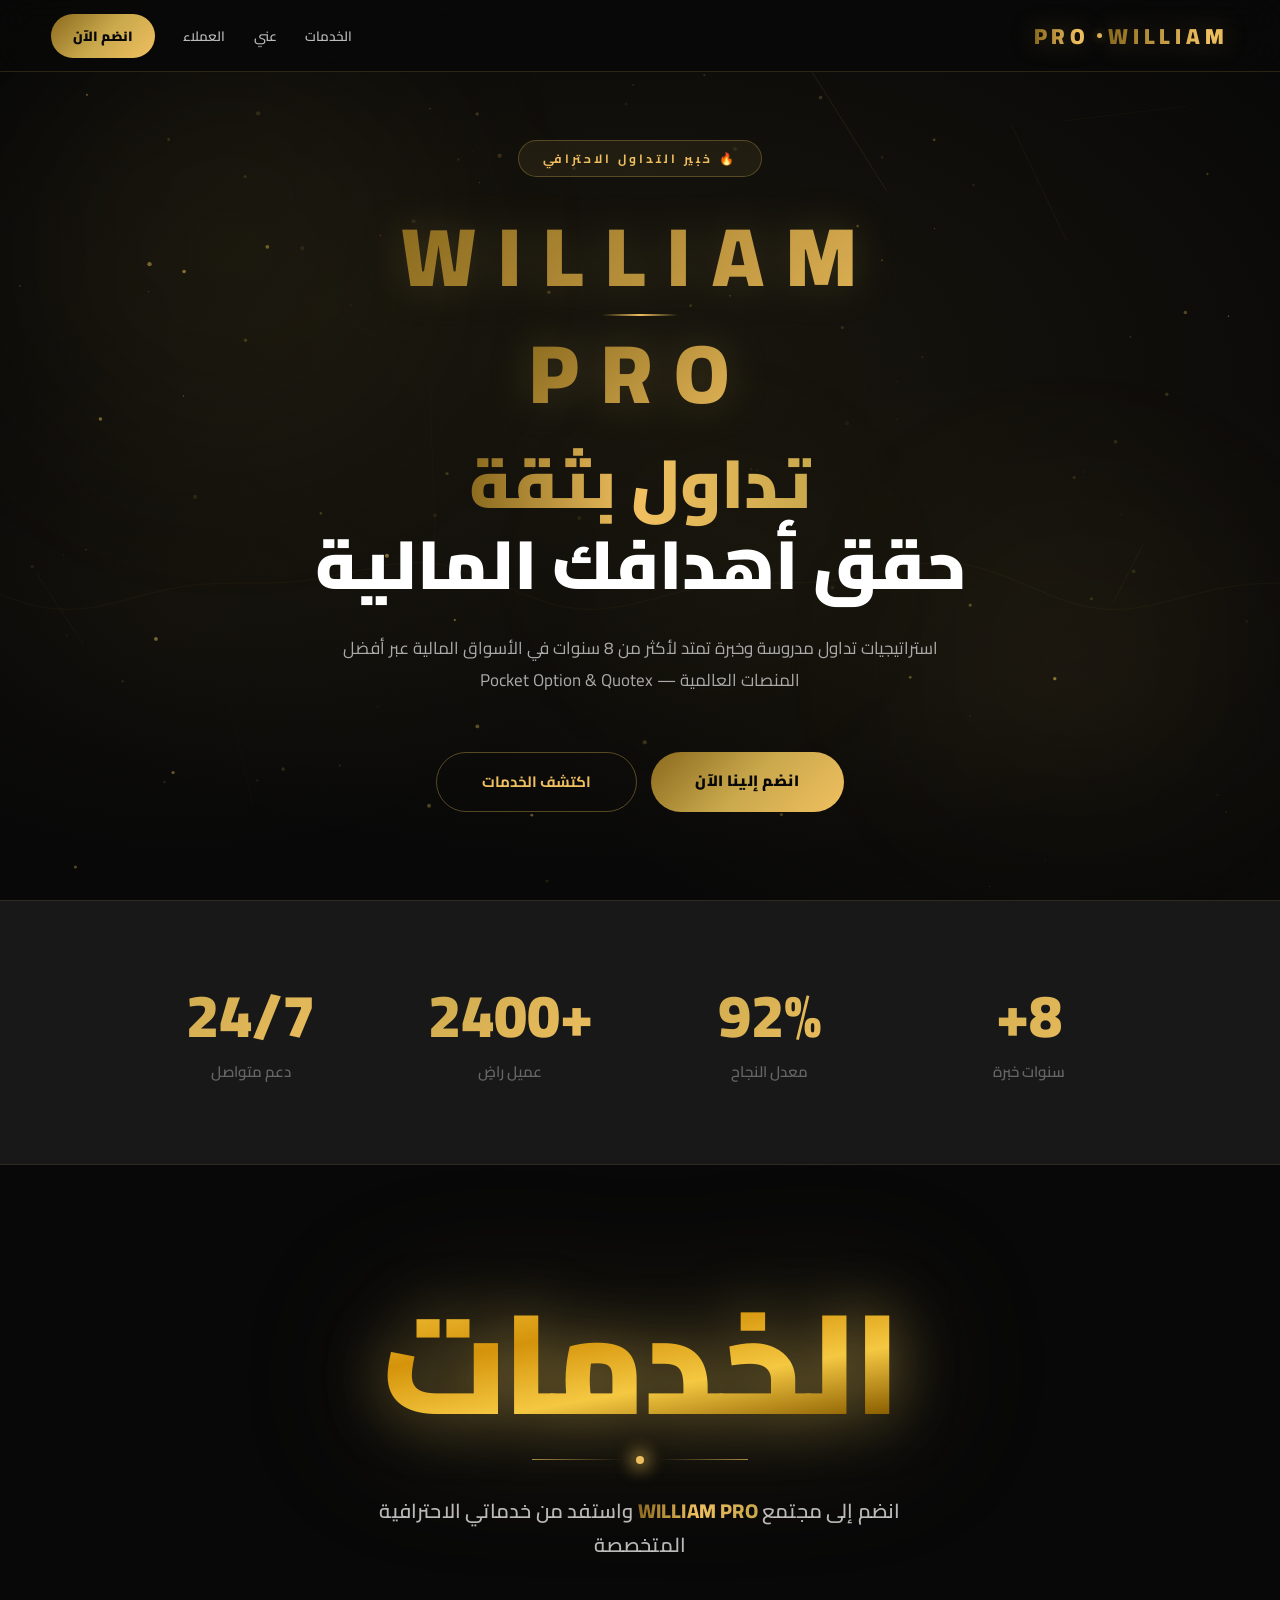
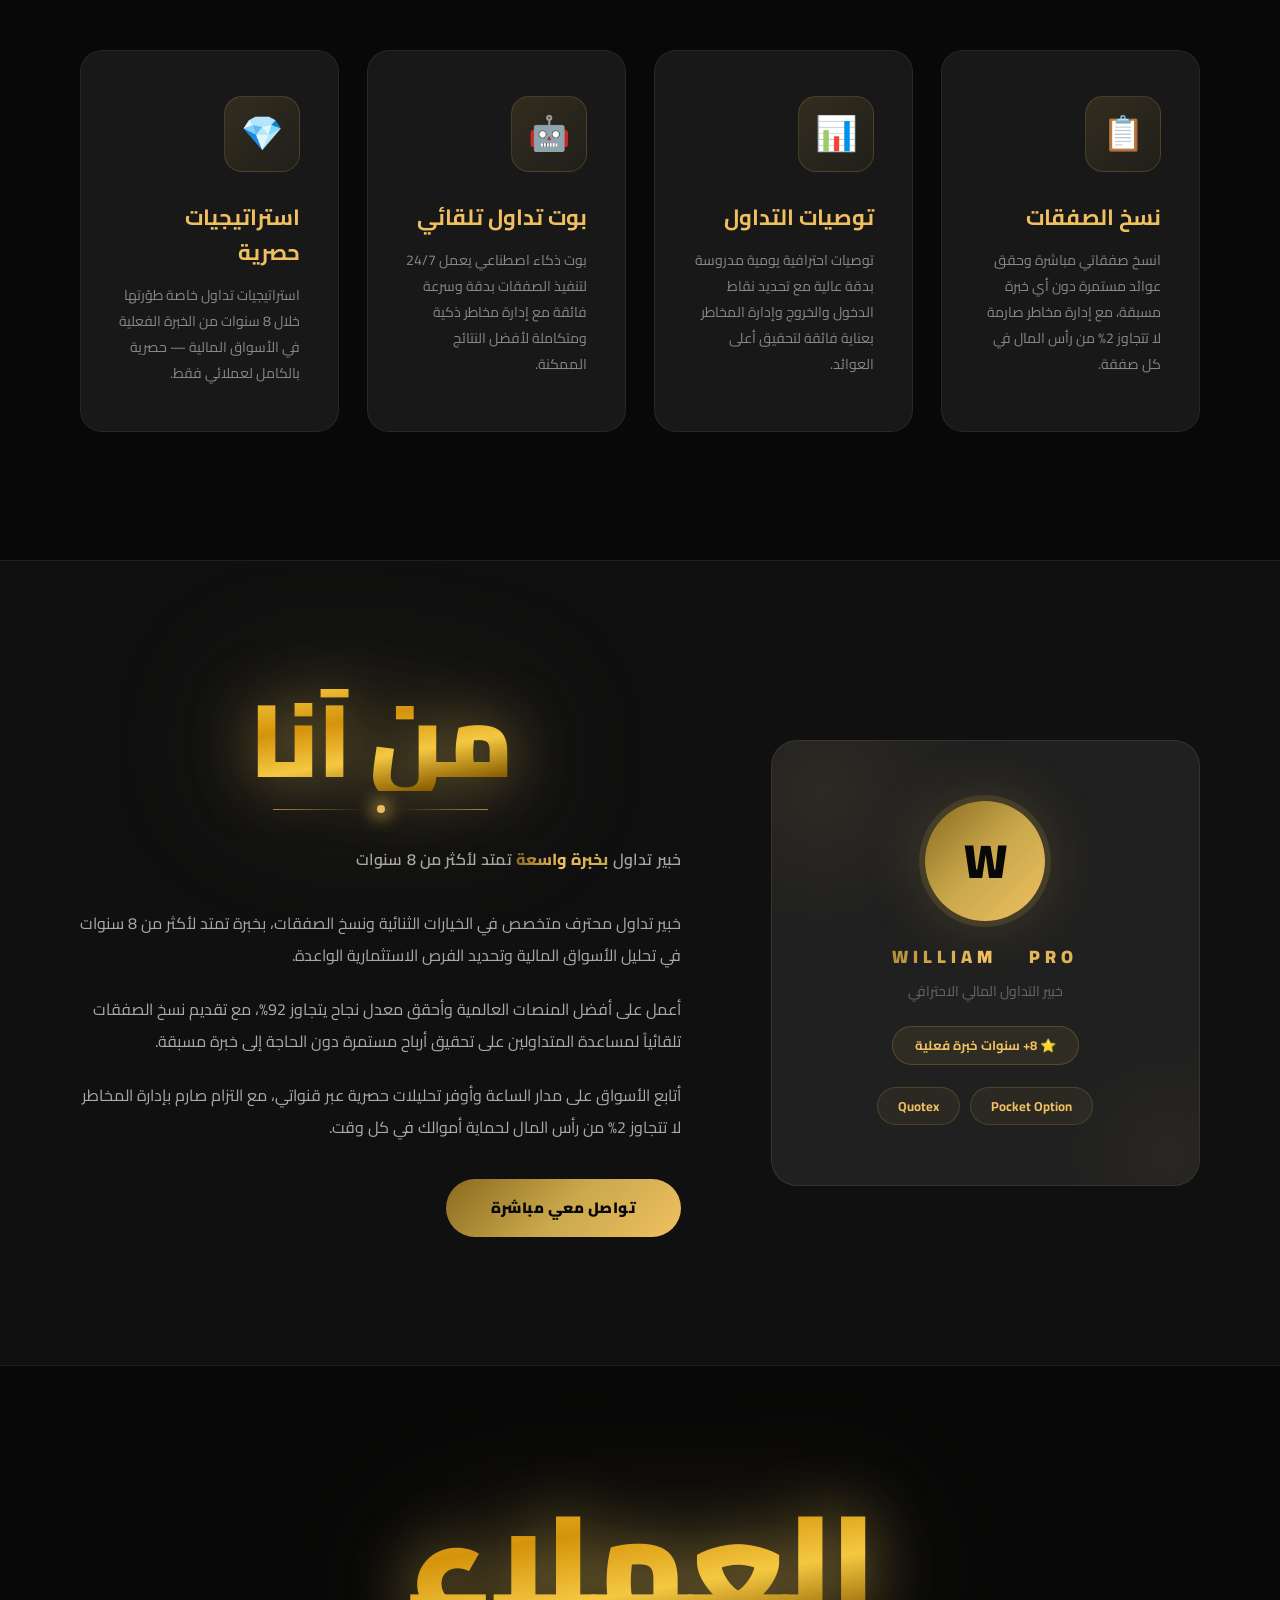
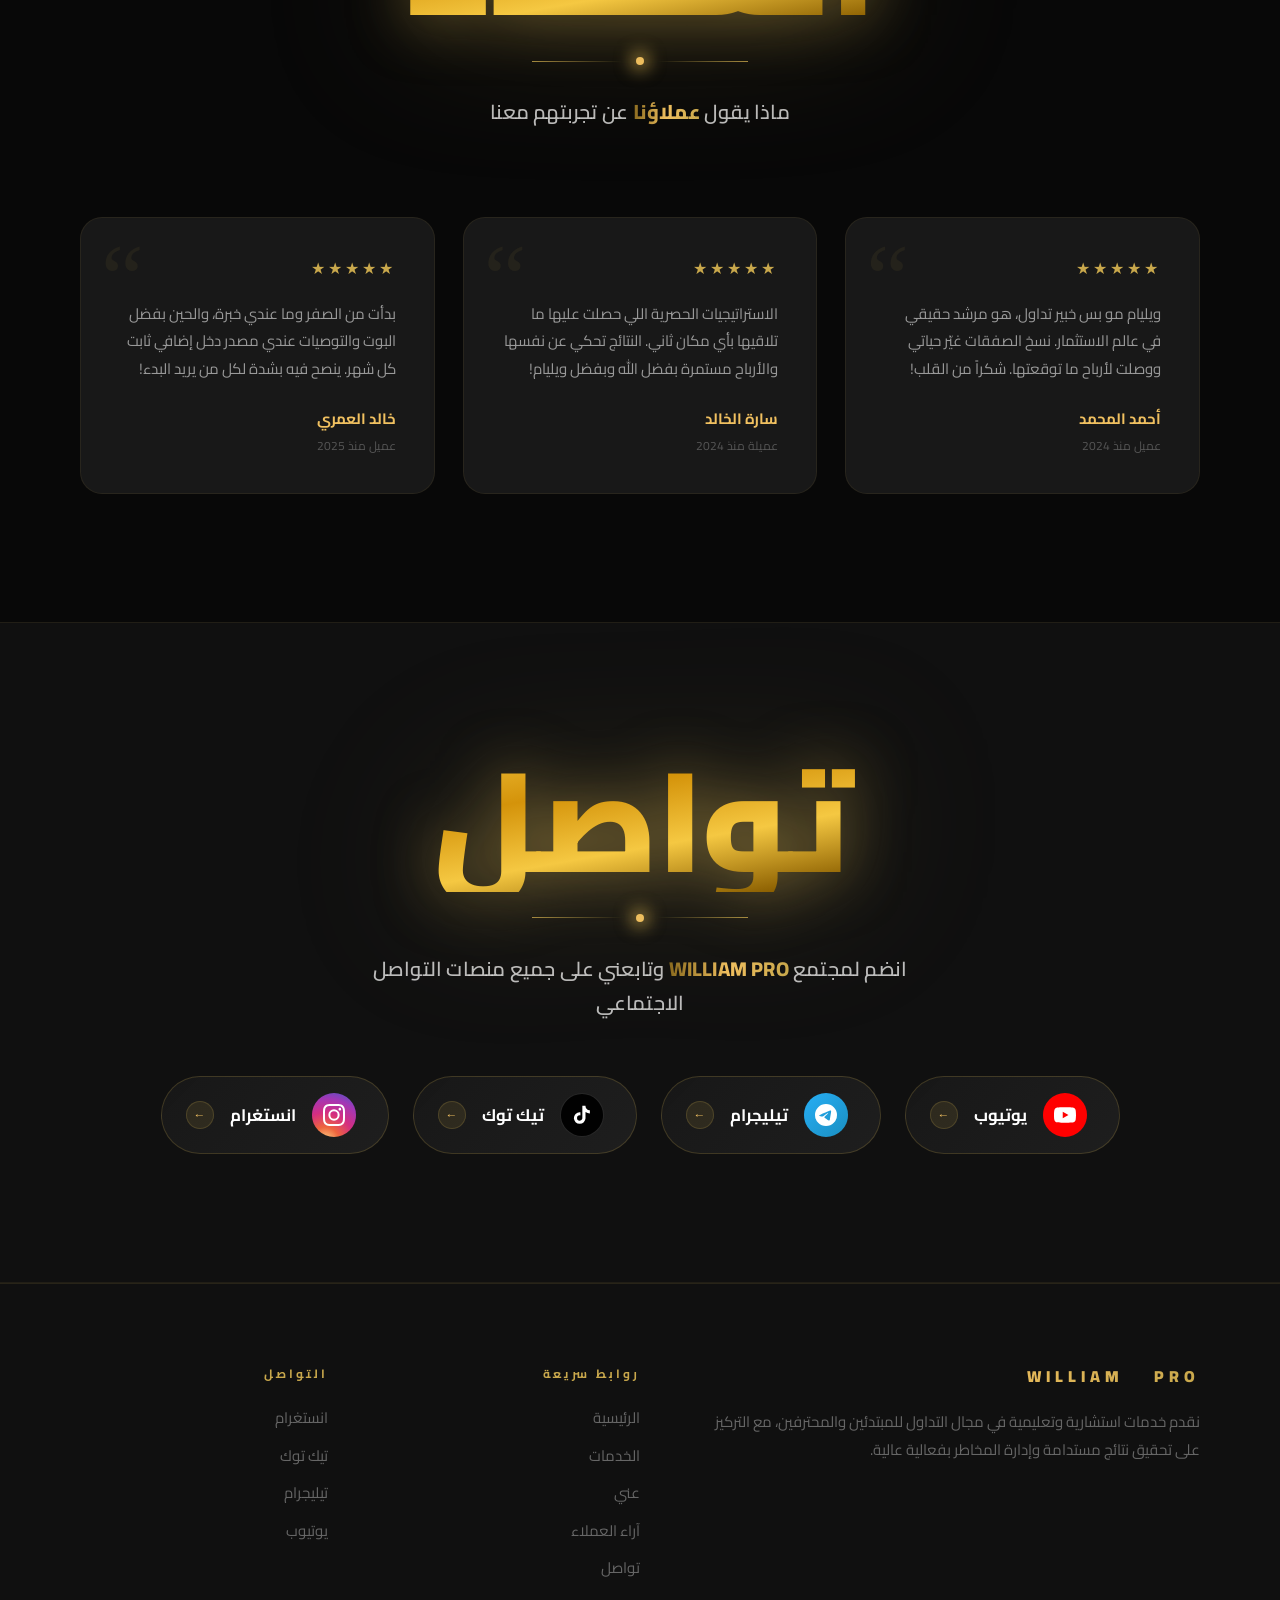
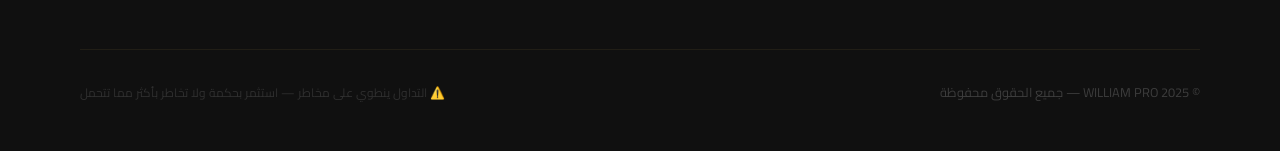
<file: william-pro (3).html>
<!DOCTYPE html>
<html lang="ar" dir="rtl">
<head>
<meta charset="UTF-8">
<meta name="viewport" content="width=device-width, initial-scale=1.0">
<title>W I L L I A M  P R O — خبير التداول الاحترافي</title>
<link href="https://fonts.googleapis.com/css2?family=Cairo:wght@300;400;600;700;900&display=swap" rel="stylesheet">
<style>
*,*::before,*::after{margin:0;padding:0;box-sizing:border-box;}
:root{
  --gold:#c9a84c;
  --gold-l:#f0c060;
  --gold-d:#8a6a1e;
  --black:#080808;
  --d1:#101010;
  --d2:#181818;
  --d3:#202020;
  --white:#ffffff;
  --gray:#aaaaaa;
  --gray2:#666666;
  --nav-h:72px;
}
html{scroll-behavior:smooth;}
body{
  font-family:'Cairo',sans-serif;
  background:var(--black);
  color:var(--white);
  direction:rtl;
  overflow-x:hidden;
  line-height:1.6;
}
::-webkit-scrollbar{width:4px;}
::-webkit-scrollbar-track{background:var(--d1);}
::-webkit-scrollbar-thumb{background:var(--gold-d);border-radius:4px;}

.gold-text{
  background:linear-gradient(90deg,var(--gold-d),var(--gold-l),var(--gold));
  -webkit-background-clip:text;-webkit-text-fill-color:transparent;
  background-clip:text;
}
.reveal{opacity:0;transform:translateY(36px);transition:opacity .75s ease,transform .75s ease;}
.reveal.left{transform:translateX(-36px);}
.reveal.right{transform:translateX(36px);}
.reveal.visible{opacity:1;transform:translate(0,0);}

/* ══════════════════════════════
   NAV
══════════════════════════════ */
nav{
  position:fixed;top:0;left:0;right:0;
  height:var(--nav-h);z-index:900;
  background:rgba(8,8,8,.88);
  border-bottom:1px solid rgba(201,168,76,.18);
  backdrop-filter:blur(20px);
  display:flex;align-items:center;justify-content:space-between;
  padding:0 clamp(16px,4vw,64px);
  transition:background .35s,box-shadow .35s;
}
nav.solid{
  background:rgba(8,8,8,.98);
  box-shadow:0 4px 32px rgba(0,0,0,.6);
}

/* ── NAV LOGO: bold, large, perfectly spaced ── */
.nav-logo{
  text-decoration:none;
  white-space:nowrap;
  display:flex;
  align-items:center;
  gap:0;
}
.nav-logo-text{
  font-family:'Cairo',sans-serif;
  font-size:clamp(15px,1.8vw,22px);
  font-weight:900;
  letter-spacing:0.22em;
  background:linear-gradient(90deg,var(--gold-d) 0%,var(--gold-l) 40%,var(--gold) 70%,var(--gold-l) 100%);
  background-size:200% auto;
  -webkit-background-clip:text;-webkit-text-fill-color:transparent;background-clip:text;
  animation:shimmerLogo 5s ease 1s infinite;
  text-transform:uppercase;
  line-height:1;
  /* Glow effect */
  filter:drop-shadow(0 0 12px rgba(201,168,76,.25));
}
/* The dot/separator between WILLIAM and PRO */
.nav-logo-sep{
  display:inline-block;
  width:5px;height:5px;
  background:linear-gradient(135deg,var(--gold),var(--gold-l));
  border-radius:50%;
  margin:0 0.4em;
  flex-shrink:0;
  align-self:center;
  box-shadow:0 0 8px rgba(201,168,76,.5);
}
@keyframes shimmerLogo{0%,100%{background-position:0% center;}50%{background-position:100% center;}}

.nav-links{
  display:flex;align-items:center;
  gap:clamp(14px,2.2vw,32px);
  list-style:none;
}
.nav-links a{
  color:#bbbbbb;text-decoration:none;
  font-size:clamp(12px,1.05vw,14px);font-weight:600;
  transition:color .25s;white-space:nowrap;
}
.nav-links a:hover{color:var(--gold-l);}
.nav-btn{
  background:linear-gradient(135deg,var(--gold-d),var(--gold),var(--gold-l));
  color:#080808!important;font-weight:900!important;
  padding:9px 22px;border-radius:100px;
  transition:box-shadow .3s,transform .3s!important;
}
.nav-btn:hover{
  box-shadow:0 8px 28px rgba(201,168,76,.45)!important;
  transform:translateY(-2px)!important;
}
.burger{
  display:none;flex-direction:column;gap:5px;
  cursor:pointer;padding:6px;
}
.burger span{
  display:block;width:24px;height:2px;
  background:var(--gold);border-radius:2px;transition:all .3s;
}
.burger.open span:nth-child(1){transform:translateY(7px) rotate(45deg);}
.burger.open span:nth-child(2){opacity:0;}
.burger.open span:nth-child(3){transform:translateY(-7px) rotate(-45deg);}

.mob-menu{
  display:none;position:fixed;
  top:var(--nav-h);left:0;right:0;
  background:rgba(8,8,8,.98);
  border-bottom:1px solid rgba(201,168,76,.15);
  backdrop-filter:blur(16px);
  padding:20px clamp(16px,4vw,64px) 28px;
  flex-direction:column;gap:2px;z-index:899;
}
.mob-menu.open{display:flex;}
.mob-menu a{
  color:#cccccc;text-decoration:none;
  font-size:16px;font-weight:600;
  padding:13px 0;
  border-bottom:1px solid rgba(201,168,76,.08);
  transition:color .25s;
}
.mob-menu a:hover{color:var(--gold-l);}
.mob-menu a:last-child{border-bottom:none;}

/* ══════════════════════════════
   HERO + DYNAMIC BACKGROUND
══════════════════════════════ */
.hero{
  min-height:100vh;
  display:flex;flex-direction:column;
  align-items:center;justify-content:center;
  text-align:center;
  padding:calc(var(--nav-h) + 60px) clamp(16px,5vw,80px) 80px;
  position:relative;overflow:hidden;
}

/* — Canvas sits behind everything — */
#bgCanvas{
  position:absolute;inset:0;
  width:100%;height:100%;
  z-index:0;pointer-events:none;
}

/* — Radial glow overlays — */
.hero-glow{
  position:absolute;inset:0;pointer-events:none;z-index:1;
  background:
    radial-gradient(ellipse 65% 55% at 50% 42%,rgba(201,168,76,.09) 0%,transparent 100%),
    radial-gradient(ellipse 40% 35% at 82% 76%,rgba(201,168,76,.05) 0%,transparent 100%),
    radial-gradient(ellipse 30% 28% at 14% 68%,rgba(201,168,76,.04) 0%,transparent 100%);
}

/* — Floating orbs — */
.orb{
  position:absolute;border-radius:50%;
  filter:blur(90px);pointer-events:none;z-index:1;
  animation:orbFloat 12s ease-in-out infinite;
}
.orb1{width:clamp(220px,32vw,460px);height:clamp(220px,32vw,460px);
  background:rgba(201,168,76,.06);top:5%;left:2%;animation-delay:0s;}
.orb2{width:clamp(160px,24vw,340px);height:clamp(160px,24vw,340px);
  background:rgba(201,168,76,.045);bottom:10%;right:4%;animation-delay:6s;}
.orb3{width:clamp(100px,16vw,220px);height:clamp(100px,16vw,220px);
  background:rgba(201,168,76,.035);top:52%;left:48%;animation-delay:3s;}
@keyframes orbFloat{0%,100%{transform:translateY(0) scale(1);}50%{transform:translateY(-36px) scale(1.07);}}

.hero-content{position:relative;z-index:2;max-width:880px;width:100%;}

.hero-eyebrow{
  display:inline-flex;align-items:center;gap:8px;
  background:rgba(201,168,76,.09);
  border:1px solid rgba(201,168,76,.32);
  color:var(--gold-l);
  font-size:clamp(10px,1vw,12px);font-weight:700;
  letter-spacing:3px;text-transform:uppercase;
  padding:8px 24px;border-radius:100px;
  margin-bottom:clamp(22px,3vw,38px);
  animation:fadeDown .9s ease both;
}
@keyframes fadeDown{from{opacity:0;transform:translateY(-22px);}to{opacity:1;transform:translateY(0);}}
@keyframes fadeUp{from{opacity:0;transform:translateY(30px);}to{opacity:1;transform:translateY(0);}}

/* ══════════════════════════════
   HERO NAME — clean, bold, perfectly laid out
══════════════════════════════ */
.hero-name-wrap{
  display:flex;
  flex-direction:column;
  align-items:center;
  gap:clamp(4px,1vw,10px);
  margin-bottom:clamp(16px,2.5vw,28px);
  animation:fadeUp .9s ease .15s both;
}
.hero-name-line{
  display:flex;
  align-items:center;
  justify-content:center;
  gap:clamp(10px,2vw,22px);
}
/* Each letter as a separate styled span */
.hero-name-wrap .hn-word{
  font-family:'Cairo',sans-serif;
  font-size:clamp(32px,6.5vw,88px);
  font-weight:900;
  letter-spacing:clamp(10px,2.5vw,22px);
  line-height:1;
  background:linear-gradient(135deg,var(--gold-d) 0%,var(--gold-l) 45%,var(--gold) 75%,var(--gold-l) 100%);
  background-size:300% auto;
  -webkit-background-clip:text;-webkit-text-fill-color:transparent;background-clip:text;
  animation:shimmer 5s ease 1.5s infinite;
  text-transform:uppercase;
  /* Crisp rendering */
  -webkit-font-smoothing:antialiased;
  filter:drop-shadow(0 0 20px rgba(201,168,76,.2));
}
.hero-name-divider{
  display:block;
  width:clamp(40px,6vw,80px);
  height:2px;
  background:linear-gradient(90deg,transparent,var(--gold-l),transparent);
  border-radius:2px;
  margin:clamp(2px,0.5vw,6px) auto;
}
@keyframes shimmer{0%,100%{background-position:0% center;}50%{background-position:100% center;}}

.hero-title{
  font-size:clamp(28px,5.5vw,68px);
  font-weight:900;line-height:1.18;
  margin-bottom:clamp(16px,2.5vw,28px);
  animation:fadeUp .9s ease .3s both;
  /* No pseudo-elements, no extra decorations */
  position:relative;
}
.hero-title::before,
.hero-title::after{
  display:none !important;
  content:none !important;
}
.hero-title .gold-text::before,
.hero-title .gold-text::after{
  display:none !important;
  content:none !important;
}
.hero-sub{
  font-size:clamp(14px,1.5vw,17px);
  color:var(--gray);line-height:1.9;
  margin:0 auto clamp(36px,4.5vw,56px);
  max-width:640px;
  animation:fadeUp .9s ease .45s both;
}
.hero-btns{
  display:flex;flex-wrap:wrap;gap:14px;justify-content:center;
  animation:fadeUp .9s ease .6s both;
}
.btn-primary{
  background:linear-gradient(135deg,var(--gold-d),var(--gold),var(--gold-l));
  color:#080808;font-family:'Cairo',sans-serif;
  font-size:clamp(13px,1.3vw,15px);font-weight:900;
  padding:clamp(13px,1.6vw,17px) clamp(28px,3.5vw,48px);
  border-radius:100px;border:none;cursor:pointer;
  text-decoration:none;display:inline-block;
  transition:transform .3s,box-shadow .3s;letter-spacing:.5px;
}
.btn-primary:hover{transform:translateY(-5px);box-shadow:0 18px 50px rgba(201,168,76,.48);}
.btn-secondary{
  background:transparent;color:var(--gold-l);
  font-family:'Cairo',sans-serif;
  font-size:clamp(13px,1.3vw,15px);font-weight:700;
  padding:clamp(13px,1.6vw,17px) clamp(28px,3.5vw,48px);
  border-radius:100px;border:1px solid rgba(201,168,76,.4);
  cursor:pointer;text-decoration:none;display:inline-block;
  transition:all .3s;
}
.btn-secondary:hover{background:rgba(201,168,76,.1);border-color:var(--gold);transform:translateY(-5px);}

/* ══════════════════════════════
   STATS
══════════════════════════════ */
.stats{
  background:var(--d2);
  border-top:1px solid rgba(201,168,76,.13);
  border-bottom:1px solid rgba(201,168,76,.13);
  padding:clamp(48px,7vw,80px) clamp(16px,5vw,64px);
}
.stats-grid{
  display:grid;
  grid-template-columns:repeat(4,1fr);
  gap:clamp(16px,3vw,48px);
  max-width:1000px;margin:0 auto;text-align:center;
}
.stat-val{
  display:block;
  font-size:clamp(40px,5.5vw,60px);
  font-weight:900;line-height:1.15;
  background:linear-gradient(135deg,var(--gold),var(--gold-l));
  -webkit-background-clip:text;-webkit-text-fill-color:transparent;background-clip:text;
}
.stat-lbl{font-size:clamp(12px,1.2vw,15px);color:var(--gray2);margin-top:10px;font-weight:600;}

/* ══════════════════════════════
   SECTION COMMONS
══════════════════════════════ */
.sec{padding:clamp(80px,10vw,130px) clamp(16px,5vw,64px);}
.sec-inner{max-width:1120px;margin:0 auto;}
/* ══════════════════════════════
   SECTION HEADERS — HUGE glowing gold like reference image
══════════════════════════════ */
.sec-head{
  margin-bottom:clamp(52px,7vw,88px);
  text-align:center;
}
.sec-head.align-right{ text-align:right; }

/* ── GIANT display title (Arabic) ── */
.sec-big-title{
  display:block;
  font-family:'Cairo',sans-serif;
  font-size:clamp(72px,11vw,160px);
  font-weight:900;
  line-height:1.0;
  letter-spacing:-.02em;
  background:linear-gradient(
    170deg,
    #fff8dc 0%,
    #f5c842 15%,
    #d4930a 38%,
    #f5c842 58%,
    #8a5e00 78%,
    #f0c060 100%
  );
  -webkit-background-clip:text;
  -webkit-text-fill-color:transparent;
  background-clip:text;
  filter:
    drop-shadow(0 0 30px rgba(201,168,76,.6))
    drop-shadow(0 0 70px rgba(201,168,76,.25));
  -webkit-font-smoothing:antialiased;
  margin-bottom:clamp(14px,2vw,22px);
}

/* ── Gold separator with glowing dot ── */
.sec-sep{
  display:flex;
  align-items:center;
  justify-content:center;
  gap:14px;
  margin:0 auto clamp(18px,2.5vw,30px);
}
.sec-sep::before,
.sec-sep::after{
  content:'';
  display:block;
  height:1px;
  width:clamp(50px,7vw,110px);
  background:linear-gradient(90deg,transparent,rgba(201,168,76,.8));
}
.sec-sep::after{
  background:linear-gradient(90deg,rgba(201,168,76,.8),transparent);
}
.sec-sep-dot{
  width:8px;height:8px;
  border-radius:50%;
  background:var(--gold-l);
  box-shadow:0 0 16px 6px rgba(201,168,76,.6);
  flex-shrink:0;
}
/* Never let sec-sep appear inside hero */
.hero .sec-sep{ display:none !important; }
.hero .sec-sep-dot{ display:none !important; }

/* ── Subtitle text ── */
.sec-subtitle{
  font-size:clamp(14px,1.6vw,20px);
  font-weight:600;
  color:rgba(255,255,255,.72);
  letter-spacing:.01em;
  max-width:600px;
  margin:0 auto;
  line-height:1.7;
}
.sec-subtitle .gold-text{
  font-weight:800;
}

/* ── Sidebar title used in About section ── */
.sec-tag{ display:none; }
.sec-title{
  font-size:clamp(26px,3.2vw,40px);
  font-weight:900;line-height:1.2;
  color:var(--white);margin-bottom:0;
}
.sec-line{
  display:block;height:3px;width:56px;
  border-radius:3px;
  background:linear-gradient(90deg,var(--gold),var(--gold-l));
  margin-top:18px;
}
.sec-line.center{margin-left:auto;margin-right:auto;}
.sec-desc{
  font-size:clamp(14px,1.4vw,17px);
  color:var(--gray);line-height:1.9;
  max-width:600px;margin-top:20px;
}
.sec-desc.center{margin-left:auto;margin-right:auto;text-align:center;}

/* ══════════════════════════════
   SERVICES
══════════════════════════════ */
.services-grid{
  display:grid;
  grid-template-columns:repeat(auto-fit,minmax(240px,1fr));
  gap:clamp(16px,2.2vw,28px);
}
.svc-card{
  background:var(--d2);
  border:1px solid rgba(201,168,76,.1);
  border-radius:22px;
  padding:clamp(32px,3.5vw,50px) clamp(24px,3vw,38px);
  position:relative;overflow:hidden;
  transition:transform .4s cubic-bezier(.165,.84,.44,1),border-color .4s,box-shadow .4s;
  cursor:default;
}
.svc-card::before{
  content:'';position:absolute;top:0;left:0;right:0;
  height:3px;
  background:linear-gradient(90deg,var(--gold-d),var(--gold-l));
  transform:scaleX(0);transform-origin:right;
  transition:transform .45s cubic-bezier(.165,.84,.44,1);
}
.svc-card::after{
  content:'';position:absolute;inset:0;
  background:radial-gradient(ellipse at 50% 0%,rgba(201,168,76,.07) 0%,transparent 65%);
  opacity:0;transition:opacity .4s;
}
.svc-card:hover{transform:translateY(-12px);border-color:rgba(201,168,76,.35);box-shadow:0 28px 64px rgba(201,168,76,.11);}
.svc-card:hover::before{transform:scaleX(1);transform-origin:left;}
.svc-card:hover::after{opacity:1;}
.svc-icon{
  width:clamp(60px,6vw,76px);height:clamp(60px,6vw,76px);
  border-radius:18px;
  background:linear-gradient(135deg,rgba(201,168,76,.15),rgba(201,168,76,.05));
  border:1px solid rgba(201,168,76,.2);
  display:flex;align-items:center;justify-content:center;
  font-size:clamp(26px,3vw,34px);
  margin-bottom:clamp(20px,2.5vw,28px);
  position:relative;z-index:1;
  transition:all .4s;
}
.svc-card:hover .svc-icon{
  background:linear-gradient(135deg,rgba(201,168,76,.26),rgba(201,168,76,.1));
  box-shadow:0 8px 28px rgba(201,168,76,.22);
}
.svc-title{
  font-size:clamp(17px,1.8vw,22px);font-weight:700;
  color:var(--gold-l);margin-bottom:12px;
  position:relative;z-index:1;
}
.svc-desc{
  font-size:clamp(13px,1.1vw,15px);color:#888888;
  line-height:1.85;position:relative;z-index:1;
}

/* ══════════════════════════════
   ABOUT
══════════════════════════════ */
.about-bg{
  background:var(--d1);
  border-top:1px solid rgba(201,168,76,.09);
  border-bottom:1px solid rgba(201,168,76,.09);
}
.about-layout{
  display:grid;
  grid-template-columns:1fr 1.4fr;
  gap:clamp(44px,7vw,96px);
  align-items:center;
}
.about-card{
  background:var(--d3);
  border:1px solid rgba(201,168,76,.15);
  border-radius:26px;
  padding:clamp(40px,5vw,60px) clamp(30px,4vw,48px);
  text-align:center;position:relative;overflow:hidden;
}
.about-card::before{
  content:'';position:absolute;
  top:-90px;left:-90px;width:280px;height:280px;
  background:radial-gradient(circle,rgba(201,168,76,.07) 0%,transparent 70%);
  animation:pulse 5s ease-in-out infinite;
}
.about-card::after{
  content:'';position:absolute;
  bottom:-80px;right:-80px;width:220px;height:220px;
  background:radial-gradient(circle,rgba(201,168,76,.05) 0%,transparent 70%);
  animation:pulse 5s ease-in-out 2.5s infinite;
}
@keyframes pulse{0%,100%{transform:scale(1);opacity:.6;}50%{transform:scale(1.2);opacity:1;}}
.about-avatar{
  width:clamp(92px,11vw,120px);height:clamp(92px,11vw,120px);
  border-radius:50%;
  background:linear-gradient(135deg,var(--gold-d),var(--gold),var(--gold-l));
  display:flex;align-items:center;justify-content:center;
  margin:0 auto 22px;
  font-size:clamp(36px,5vw,48px);font-weight:900;color:#080808;
  position:relative;z-index:1;
  box-shadow:0 0 0 6px rgba(201,168,76,.14),0 0 64px rgba(201,168,76,.24);
}
.about-bname{
  font-size:clamp(14px,1.6vw,18px);font-weight:900;
  letter-spacing:5px;margin-bottom:8px;
  position:relative;z-index:1;
}
.about-role{font-size:14px;color:var(--gray2);position:relative;z-index:1;}
.about-badge{
  display:inline-flex;align-items:center;gap:8px;
  background:rgba(201,168,76,.09);
  border:1px solid rgba(201,168,76,.24);
  border-radius:100px;padding:8px 22px;
  margin-top:24px;font-size:13px;color:var(--gold-l);font-weight:700;
  position:relative;z-index:1;
}
.plat-row{
  display:flex;gap:10px;flex-wrap:wrap;
  justify-content:center;margin-top:22px;
  position:relative;z-index:1;
}
.plat-pill{
  background:rgba(201,168,76,.07);
  border:1px solid rgba(201,168,76,.2);
  color:var(--gold-l);font-size:13px;font-weight:700;
  padding:8px 20px;border-radius:100px;
}
.about-text p{
  font-size:clamp(14px,1.35vw,16px);color:#aaaaaa;
  line-height:2;margin-bottom:22px;
}
.about-text p:last-of-type{margin-bottom:36px;}

/* ══════════════════════════════
   TESTIMONIALS
══════════════════════════════ */
.testi-grid{
  display:grid;
  grid-template-columns:repeat(auto-fit,minmax(270px,1fr));
  gap:clamp(16px,2.2vw,28px);
}
.testi-card{
  background:var(--d2);border:1px solid rgba(201,168,76,.09);
  border-radius:22px;padding:clamp(26px,3vw,38px);
  position:relative;overflow:hidden;
  transition:transform .35s,border-color .35s,box-shadow .35s;
}
.testi-card::before{
  content:'\201C';position:absolute;top:12px;left:20px;
  font-size:96px;color:rgba(201,168,76,.07);
  font-family:Georgia,serif;line-height:1;
}
.testi-card:hover{
  transform:translateY(-7px);
  border-color:rgba(201,168,76,.3);
  box-shadow:0 22px 54px rgba(201,168,76,.1);
}
.testi-stars{color:var(--gold);font-size:16px;letter-spacing:3px;margin-bottom:18px;}
.testi-text{
  font-size:clamp(13px,1.2vw,15px);color:#999999;
  line-height:1.85;margin-bottom:24px;position:relative;z-index:1;
}
.testi-name{font-size:15px;font-weight:700;color:var(--gold-l);}
.testi-date{font-size:12px;color:#555555;margin-top:5px;}

/* ══════════════════════════════
   CONTACT
══════════════════════════════ */
.contact-wrap{
  background:var(--d1);
  border-top:1px solid rgba(201,168,76,.09);
  border-bottom:1px solid rgba(201,168,76,.09);
}
.contact-desc{
  font-size:clamp(14px,1.4vw,17px);color:var(--gray);line-height:1.9;
  max-width:560px;margin:28px auto 52px;text-align:center;
}
.social-grid{
  display:flex;flex-wrap:wrap;gap:clamp(14px,2vw,24px);justify-content:center;
}
/* New social button with icon + label + arrow */
.soc-btn{
  display:flex;align-items:center;gap:clamp(10px,1.5vw,16px);
  background:linear-gradient(135deg,rgba(24,24,24,.95),rgba(32,32,32,.9));
  border:1px solid rgba(201,168,76,.22);
  border-radius:100px;
  padding:clamp(12px,1.5vw,16px) clamp(20px,2.5vw,32px) clamp(12px,1.5vw,16px) clamp(16px,2vw,24px);
  color:var(--white);font-family:'Cairo',sans-serif;
  font-size:clamp(14px,1.3vw,17px);font-weight:700;
  text-decoration:none;
  position:relative;overflow:hidden;
  transition:all .38s cubic-bezier(.165,.84,.44,1);
  min-width:clamp(160px,18vw,200px);
}
.soc-btn::before{
  content:'';position:absolute;inset:0;
  background:linear-gradient(135deg,rgba(201,168,76,.08),transparent);
  opacity:0;transition:opacity .38s;
}
.soc-btn:hover{
  border-color:rgba(201,168,76,.55);
  transform:translateY(-6px);
  box-shadow:0 16px 44px rgba(201,168,76,.2),0 0 0 1px rgba(201,168,76,.15);
}
.soc-btn:hover::before{opacity:1;}
/* Platform-specific glow colors on hover */
.soc-btn.yt:hover{ box-shadow:0 16px 44px rgba(255,0,0,.2),0 0 0 1px rgba(255,80,80,.2); border-color:rgba(255,80,80,.4);}
.soc-btn.tg:hover{ box-shadow:0 16px 44px rgba(39,174,245,.2),0 0 0 1px rgba(39,174,245,.2); border-color:rgba(39,174,245,.4);}
.soc-btn.tt:hover{ box-shadow:0 16px 44px rgba(255,255,255,.12),0 0 0 1px rgba(255,255,255,.2); border-color:rgba(255,255,255,.3);}
.soc-btn.ig:hover{ box-shadow:0 16px 44px rgba(225,48,108,.2),0 0 0 1px rgba(225,48,108,.2); border-color:rgba(225,48,108,.4);}

.soc-ico-wrap{
  width:clamp(36px,4vw,44px);height:clamp(36px,4vw,44px);
  border-radius:50%;
  display:flex;align-items:center;justify-content:center;
  flex-shrink:0;
  transition:transform .38s;
}
.soc-btn:hover .soc-ico-wrap{ transform:scale(1.12) rotate(-5deg); }
.soc-ico-wrap svg{ width:clamp(18px,2.2vw,22px);height:clamp(18px,2.2vw,22px); }

/* Icon backgrounds */
.soc-btn.yt  .soc-ico-wrap{ background:#ff0000; }
.soc-btn.tg  .soc-ico-wrap{ background:linear-gradient(135deg,#27AEF5,#1a8fc1); }
.soc-btn.tt  .soc-ico-wrap{ background:#010101; border:1px solid rgba(255,255,255,.15); }
.soc-btn.ig  .soc-ico-wrap{ background:radial-gradient(circle at 30% 110%,#ffdb8b 0%,#ee653d 25%,#d42e81 50%,#a237b6 75%,#3e5bc7 100%); }

.soc-label{ flex:1; color:var(--white); }
.soc-arrow{
  width:28px;height:28px;border-radius:50%;
  background:rgba(201,168,76,.12);
  border:1px solid rgba(201,168,76,.2);
  display:flex;align-items:center;justify-content:center;
  flex-shrink:0;font-size:12px;color:var(--gold-l);
  transition:all .38s;
}
.soc-btn:hover .soc-arrow{
  background:rgba(201,168,76,.25);
  transform:translateX(-4px);
}

/* ══════════════════════════════
   FOOTER
══════════════════════════════ */
footer{
  background:var(--d1);
  border-top:1px solid rgba(201,168,76,.13);
  padding:clamp(52px,7vw,80px) clamp(16px,5vw,64px) clamp(28px,4vw,48px);
}
.footer-inner{
  max-width:1120px;margin:0 auto;
  display:grid;grid-template-columns:2fr 1fr 1fr;
  gap:clamp(32px,5vw,80px);margin-bottom:clamp(36px,5vw,56px);
}
.f-logo{
  font-size:clamp(13px,1.5vw,16px);font-weight:900;
  letter-spacing:5px;margin-bottom:18px;display:block;
}
.f-desc{font-size:clamp(13px,1.2vw,15px);color:var(--gray2);line-height:1.9;}
.f-head{
  font-size:12px;font-weight:700;color:var(--gold);
  letter-spacing:3px;text-transform:uppercase;margin-bottom:22px;
}
.f-links{list-style:none;}
.f-links li{margin-bottom:12px;}
.f-links a{
  color:var(--gray2);text-decoration:none;
  font-size:clamp(13px,1.2vw,15px);transition:color .25s;
}
.f-links a:hover{color:var(--gold-l);}
.footer-bottom{
  max-width:1120px;margin:0 auto;
  border-top:1px solid rgba(201,168,76,.09);
  padding-top:clamp(22px,3vw,32px);
  display:flex;flex-wrap:wrap;
  justify-content:space-between;align-items:center;gap:12px;
}
.f-copy{font-size:clamp(11px,1vw,13px);color:#3d3d3d;}
.f-disc{font-size:clamp(10px,.95vw,12px);color:#2f2f2f;}

/* ══════════════════════════════
   RESPONSIVE
══════════════════════════════ */
@media(max-width:900px){
  .stats-grid{grid-template-columns:repeat(2,1fr);}
  .about-layout{grid-template-columns:1fr;}
  .footer-inner{grid-template-columns:1fr 1fr;}
}
@media(max-width:680px){
  .nav-links{display:none;}
  .burger{display:flex;}
  .footer-inner{grid-template-columns:1fr;}
  .footer-bottom{flex-direction:column;text-align:center;}
}
@media(max-width:420px){
  .hero-btns{flex-direction:column;align-items:center;}
  .btn-primary,.btn-secondary{width:100%;max-width:290px;text-align:center;}
  .social-grid{flex-direction:column;align-items:center;}
  .soc-btn{width:100%;max-width:320px;justify-content:center;}
  .stats-grid{grid-template-columns:repeat(2,1fr);}
}
</style>
</head>
<body>

<!-- ═══ NAV ═══ -->
<nav id="nav">
  <a class="nav-logo" href="#">
    <span class="nav-logo-text">WILLIAM</span>
    <span class="nav-logo-sep"></span>
    <span class="nav-logo-text">PRO</span>
  </a>
  <ul class="nav-links">
    <li><a href="#services">الخدمات</a></li>
    <li><a href="#about">عني</a></li>
    <li><a href="#testimonials">العملاء</a></li>
    <li><a href="#contact" class="nav-btn">انضم الآن</a></li>
  </ul>
  <div class="burger" id="burger" onclick="toggleMenu()">
    <span></span><span></span><span></span>
  </div>
</nav>

<div class="mob-menu" id="mobMenu">
  <a href="#services" onclick="closeMenu()">الخدمات</a>
  <a href="#about" onclick="closeMenu()">عني</a>
  <a href="#testimonials" onclick="closeMenu()">آراء العملاء</a>
  <a href="#contact" onclick="closeMenu()">تواصل معي</a>
</div>

<!-- ═══ HERO ═══ -->
<section class="hero" id="home">
  <!-- Dynamic canvas background -->
  <canvas id="bgCanvas"></canvas>

  <div class="hero-glow"></div>
  <div class="orb orb1"></div>
  <div class="orb orb2"></div>
  <div class="orb orb3"></div>

  <div class="hero-content">
    <div class="hero-eyebrow">🔥 خبير التداول الاحترافي</div>
    <div class="hero-name-wrap">
      <div class="hero-name-line">
        <span class="hn-word">WILLIAM</span>
      </div>
      <div class="hero-name-divider"></div>
      <div class="hero-name-line">
        <span class="hn-word">PRO</span>
      </div>
    </div>
    <h1 class="hero-title">
      <span class="gold-text">تداول بثقة</span><br>حقق أهدافك المالية
    </h1>
    <p class="hero-sub">
      استراتيجيات تداول مدروسة وخبرة تمتد لأكثر من 8 سنوات في الأسواق المالية عبر أفضل المنصات العالمية — Pocket Option &amp; Quotex
    </p>
    <div class="hero-btns">
      <a href="#contact" class="btn-primary">انضم إلينا الآن</a>
      <a href="#services" class="btn-secondary">اكتشف الخدمات</a>
    </div>
  </div>
</section>

<!-- ═══ STATS ═══ -->
<div class="stats">
  <div class="stats-grid">
    <div class="reveal"><span class="stat-val">8+</span><div class="stat-lbl">سنوات خبرة</div></div>
    <div class="reveal"><span class="stat-val">92%</span><div class="stat-lbl">معدل النجاح</div></div>
    <div class="reveal"><span class="stat-val">+2400</span><div class="stat-lbl">عميل راضٍ</div></div>
    <div class="reveal"><span class="stat-val">24/7</span><div class="stat-lbl">دعم متواصل</div></div>
  </div>
</div>

<!-- ═══ SERVICES ═══ -->
<section class="sec" id="services">
  <div class="sec-inner">
    <div class="sec-head reveal">
      <h2 class="sec-big-title">الخدمات</h2>
      <div class="sec-sep"><span class="sec-sep-dot"></span></div>
      <p class="sec-subtitle">انضم إلى مجتمع <span class="gold-text">WILLIAM PRO</span> واستفد من خدماتي الاحترافية المتخصصة</p>
    </div>
    <div class="services-grid">
      <div class="svc-card reveal">
        <div class="svc-icon">📋</div>
        <div class="svc-title">نسخ الصفقات</div>
        <p class="svc-desc">انسخ صفقاتي مباشرة وحقق عوائد مستمرة دون أي خبرة مسبقة، مع إدارة مخاطر صارمة لا تتجاوز 2% من رأس المال في كل صفقة.</p>
      </div>
      <div class="svc-card reveal">
        <div class="svc-icon">📊</div>
        <div class="svc-title">توصيات التداول</div>
        <p class="svc-desc">توصيات احترافية يومية مدروسة بدقة عالية مع تحديد نقاط الدخول والخروج وإدارة المخاطر بعناية فائقة لتحقيق أعلى العوائد.</p>
      </div>
      <div class="svc-card reveal">
        <div class="svc-icon">🤖</div>
        <div class="svc-title">بوت تداول تلقائي</div>
        <p class="svc-desc">بوت ذكاء اصطناعي يعمل 24/7 لتنفيذ الصفقات بدقة وسرعة فائقة مع إدارة مخاطر ذكية ومتكاملة لأفضل النتائج الممكنة.</p>
      </div>
      <div class="svc-card reveal">
        <div class="svc-icon">💎</div>
        <div class="svc-title">استراتيجيات حصرية</div>
        <p class="svc-desc">استراتيجيات تداول خاصة طوّرتها خلال 8 سنوات من الخبرة الفعلية في الأسواق المالية — حصرية بالكامل لعملائي فقط.</p>
      </div>
    </div>
  </div>
</section>

<!-- ═══ ABOUT ═══ -->
<div class="about-bg" id="about">
  <section class="sec">
    <div class="sec-inner">
      <div class="about-layout">
        <div class="about-card reveal left">
          <div class="about-avatar">W</div>
          <div class="about-bname gold-text">WILLIAM <span style="font-size:.6em;opacity:.7;">✦</span> PRO</div>
          <div class="about-role">خبير التداول المالي الاحترافي</div>
          <div class="about-badge">⭐ 8+ سنوات خبرة فعلية</div>
          <div class="plat-row">
            <div class="plat-pill">Pocket Option</div>
            <div class="plat-pill">Quotex</div>
          </div>
        </div>
        <div class="about-text reveal right">
          <h2 class="sec-big-title" style="font-size:clamp(56px,8vw,110px);text-align:center;margin-bottom:14px;">من أنا</h2>
          <div class="sec-sep" style="justify-content:center;"><span class="sec-sep-dot"></span></div>
          <p class="sec-subtitle" style="text-align:right;margin:20px 0 32px;max-width:100%;">خبير تداول <span class="gold-text">بخبرة واسعة</span> تمتد لأكثر من 8 سنوات</p>
          <p>خبير تداول محترف متخصص في الخيارات الثنائية ونسخ الصفقات، بخبرة تمتد لأكثر من 8 سنوات في تحليل الأسواق المالية وتحديد الفرص الاستثمارية الواعدة.</p>
          <p>أعمل على أفضل المنصات العالمية وأحقق معدل نجاح يتجاوز 92%، مع تقديم نسخ الصفقات تلقائياً لمساعدة المتداولين على تحقيق أرباح مستمرة دون الحاجة إلى خبرة مسبقة.</p>
          <p>أتابع الأسواق على مدار الساعة وأوفر تحليلات حصرية عبر قنواتي، مع التزام صارم بإدارة المخاطر لا تتجاوز 2% من رأس المال لحماية أموالك في كل وقت.</p>
          <a href="#contact" class="btn-primary">تواصل معي مباشرة</a>
        </div>
      </div>
    </div>
  </section>
</div>

<!-- ═══ TESTIMONIALS ═══ -->
<section class="sec" id="testimonials">
  <div class="sec-inner">
    <div class="sec-head reveal">
      <h2 class="sec-big-title">العملاء</h2>
      <div class="sec-sep"><span class="sec-sep-dot"></span></div>
      <p class="sec-subtitle">ماذا يقول <span class="gold-text">عملاؤنا</span> عن تجربتهم معنا</p>
    </div>
    <div class="testi-grid">
      <div class="testi-card reveal">
        <div class="testi-stars">★★★★★</div>
        <p class="testi-text">ويليام مو بس خبير تداول، هو مرشد حقيقي في عالم الاستثمار. نسخ الصفقات غيّر حياتي ووصلت لأرباح ما توقعتها. شكراً من القلب!</p>
        <div class="testi-name">أحمد المحمد</div>
        <div class="testi-date">عميل منذ 2024</div>
      </div>
      <div class="testi-card reveal">
        <div class="testi-stars">★★★★★</div>
        <p class="testi-text">الاستراتيجيات الحصرية اللي حصلت عليها ما تلاقيها بأي مكان ثاني. النتائج تحكي عن نفسها والأرباح مستمرة بفضل الله وبفضل ويليام!</p>
        <div class="testi-name">سارة الخالد</div>
        <div class="testi-date">عميلة منذ 2024</div>
      </div>
      <div class="testi-card reveal">
        <div class="testi-stars">★★★★★</div>
        <p class="testi-text">بدأت من الصفر وما عندي خبرة، والحين بفضل البوت والتوصيات عندي مصدر دخل إضافي ثابت كل شهر. ينصح فيه بشدة لكل من يريد البدء!</p>
        <div class="testi-name">خالد العمري</div>
        <div class="testi-date">عميل منذ 2025</div>
      </div>
    </div>
  </div>
</section>

<!-- ═══ CONTACT ═══ -->
<div class="contact-wrap" id="contact">
  <section class="sec">
    <div class="sec-inner" style="text-align:center;">
      <div class="reveal">
        <h2 class="sec-big-title">تواصل</h2>
        <div class="sec-sep"><span class="sec-sep-dot"></span></div>
        <p class="sec-subtitle">انضم لمجتمع <span class="gold-text">WILLIAM PRO</span> وتابعني على جميع منصات التواصل الاجتماعي</p>
      </div>
      <div class="social-grid reveal" style="margin-top:clamp(36px,5vw,56px);">
        <!-- YouTube -->
        <a class="soc-btn yt" href="https://youtube.com/@wproo_5?si=Vtdt3jMx1uwLoNUk" target="_blank" rel="noopener">
          <span class="soc-ico-wrap">
            <svg viewBox="0 0 24 24" fill="white" xmlns="http://www.w3.org/2000/svg">
              <path d="M23.498 6.186a3.016 3.016 0 0 0-2.122-2.136C19.505 3.545 12 3.545 12 3.545s-7.505 0-9.377.505A3.017 3.017 0 0 0 .502 6.186C0 8.07 0 12 0 12s0 3.93.502 5.814a3.016 3.016 0 0 0 2.122 2.136c1.871.505 9.376.505 9.376.505s7.505 0 9.377-.505a3.015 3.015 0 0 0 2.122-2.136C24 15.93 24 12 24 12s0-3.93-.502-5.814zM9.545 15.568V8.432L15.818 12l-6.273 3.568z"/>
            </svg>
          </span>
          <span class="soc-label">يوتيوب</span>
          <span class="soc-arrow">←</span>
        </a>
        <!-- Telegram -->
        <a class="soc-btn tg" href="https://t.me/wprooo_5" target="_blank" rel="noopener">
          <span class="soc-ico-wrap">
            <svg viewBox="0 0 24 24" fill="white" xmlns="http://www.w3.org/2000/svg">
              <path d="M11.944 0A12 12 0 0 0 0 12a12 12 0 0 0 12 12 12 12 0 0 0 12-12A12 12 0 0 0 12 0a12 12 0 0 0-.056 0zm4.962 7.224c.1-.002.321.023.465.14a.506.506 0 0 1 .171.325c.016.093.036.306.02.472-.18 1.898-.962 6.502-1.36 8.627-.168.9-.499 1.201-.82 1.23-.696.065-1.225-.46-1.9-.902-1.056-.693-1.653-1.124-2.678-1.8-1.185-.78-.417-1.21.258-1.91.177-.184 3.247-2.977 3.307-3.23.007-.032.014-.15-.056-.212s-.174-.041-.249-.024c-.106.024-1.793 1.14-5.061 3.345-.48.33-.913.49-1.302.48-.428-.008-1.252-.241-1.865-.44-.752-.245-1.349-.374-1.297-.789.027-.216.325-.437.893-.663 3.498-1.524 5.83-2.529 6.998-3.014 3.332-1.386 4.025-1.627 4.476-1.635z"/>
            </svg>
          </span>
          <span class="soc-label">تيليجرام</span>
          <span class="soc-arrow">←</span>
        </a>
        <!-- TikTok -->
        <a class="soc-btn tt" href="https://www.tiktok.com/@wproo_5" target="_blank" rel="noopener">
          <span class="soc-ico-wrap">
            <svg viewBox="0 0 24 24" fill="white" xmlns="http://www.w3.org/2000/svg">
              <path d="M19.59 6.69a4.83 4.83 0 0 1-3.77-4.25V2h-3.45v13.67a2.89 2.89 0 0 1-2.88 2.5 2.89 2.89 0 0 1-2.89-2.89 2.89 2.89 0 0 1 2.89-2.89c.28 0 .54.04.79.1V9.01a6.33 6.33 0 0 0-.79-.05 6.34 6.34 0 0 0-6.34 6.34 6.34 6.34 0 0 0 6.34 6.34 6.34 6.34 0 0 0 6.33-6.34V8.73a8.16 8.16 0 0 0 4.77 1.52V6.79a4.85 4.85 0 0 1-1-.1z"/>
            </svg>
          </span>
          <span class="soc-label">تيك توك</span>
          <span class="soc-arrow">←</span>
        </a>
        <!-- Instagram -->
        <a class="soc-btn ig" href="https://www.instagram.com/wproo_5" target="_blank" rel="noopener">
          <span class="soc-ico-wrap">
            <svg viewBox="0 0 24 24" fill="white" xmlns="http://www.w3.org/2000/svg">
              <path d="M12 2.163c3.204 0 3.584.012 4.85.07 3.252.148 4.771 1.691 4.919 4.919.058 1.265.069 1.645.069 4.849 0 3.205-.012 3.584-.069 4.849-.149 3.225-1.664 4.771-4.919 4.919-1.266.058-1.644.07-4.85.07-3.204 0-3.584-.012-4.849-.07-3.26-.149-4.771-1.699-4.919-4.92-.058-1.265-.07-1.644-.07-4.849 0-3.204.013-3.583.07-4.849.149-3.227 1.664-4.771 4.919-4.919 1.266-.057 1.645-.069 4.849-.069zM12 0C8.741 0 8.333.014 7.053.072 2.695.272.273 2.69.073 7.052.014 8.333 0 8.741 0 12c0 3.259.014 3.668.072 4.948.2 4.358 2.618 6.78 6.98 6.98C8.333 23.986 8.741 24 12 24c3.259 0 3.668-.014 4.948-.072 4.354-.2 6.782-2.618 6.979-6.98.059-1.28.073-1.689.073-4.948 0-3.259-.014-3.667-.072-4.947-.196-4.354-2.617-6.78-6.979-6.98C15.668.014 15.259 0 12 0zm0 5.838a6.162 6.162 0 1 0 0 12.324 6.162 6.162 0 0 0 0-12.324zM12 16a4 4 0 1 1 0-8 4 4 0 0 1 0 8zm6.406-11.845a1.44 1.44 0 1 0 0 2.881 1.44 1.44 0 0 0 0-2.881z"/>
            </svg>
          </span>
          <span class="soc-label">انستغرام</span>
          <span class="soc-arrow">←</span>
        </a>
      </div>
    </div>
  </section>
</div>

<!-- ═══ FOOTER ═══ -->
<footer>
  <div class="footer-inner">
    <div>
      <span class="f-logo gold-text">WILLIAM <span style="opacity:.6;font-size:.7em;">✦</span> PRO</span>
      <p class="f-desc">نقدم خدمات استشارية وتعليمية في مجال التداول للمبتدئين والمحترفين، مع التركيز على تحقيق نتائج مستدامة وإدارة المخاطر بفعالية عالية.</p>
    </div>
    <div>
      <div class="f-head">روابط سريعة</div>
      <ul class="f-links">
        <li><a href="#home">الرئيسية</a></li>
        <li><a href="#services">الخدمات</a></li>
        <li><a href="#about">عني</a></li>
        <li><a href="#testimonials">آراء العملاء</a></li>
        <li><a href="#contact">تواصل</a></li>
      </ul>
    </div>
    <div>
      <div class="f-head">التواصل</div>
      <ul class="f-links">
        <li><a href="https://www.instagram.com/wproo_5" target="_blank">انستغرام</a></li>
        <li><a href="https://www.tiktok.com/@wproo_5" target="_blank">تيك توك</a></li>
        <li><a href="https://t.me/wprooo_5" target="_blank">تيليجرام</a></li>
        <li><a href="https://youtube.com/@wproo_5" target="_blank">يوتيوب</a></li>
      </ul>
    </div>
  </div>
  <div class="footer-bottom">
    <p class="f-copy">© 2025 WILLIAM PRO — جميع الحقوق محفوظة</p>
    <p class="f-disc">⚠️ التداول ينطوي على مخاطر — استثمر بحكمة ولا تخاطر بأكثر مما تتحمل</p>
  </div>
</footer>

<script>
/* ══ NAV ══ */
window.addEventListener('scroll',()=>{
  document.getElementById('nav').classList.toggle('solid',window.scrollY>50);
},{passive:true});
function toggleMenu(){
  document.getElementById('burger').classList.toggle('open');
  document.getElementById('mobMenu').classList.toggle('open');
}
function closeMenu(){
  document.getElementById('burger').classList.remove('open');
  document.getElementById('mobMenu').classList.remove('open');
}
document.addEventListener('click',e=>{
  const n=document.getElementById('nav');
  const m=document.getElementById('mobMenu');
  if(!n.contains(e.target)&&!m.contains(e.target)) closeMenu();
});
document.querySelectorAll('a[href^="#"]').forEach(a=>{
  a.addEventListener('click',e=>{
    const t=document.querySelector(a.getAttribute('href'));
    if(t){e.preventDefault();t.scrollIntoView({behavior:'smooth'});}
  });
});

/* ══ REVEAL ══ */
const io=new IntersectionObserver((entries)=>{
  entries.forEach((e,i)=>{
    if(e.isIntersecting){
      setTimeout(()=>e.target.classList.add('visible'),i*85);
      io.unobserve(e.target);
    }
  });
},{threshold:0.1});
document.querySelectorAll('.reveal').forEach(el=>io.observe(el));
if(window.matchMedia('(prefers-reduced-motion:reduce)').matches){
  document.querySelectorAll('.reveal').forEach(el=>{el.style.transition='none';el.classList.add('visible');});
}

/* ══ DYNAMIC CANVAS BACKGROUND ══ */
(function(){
  const canvas = document.getElementById('bgCanvas');
  const ctx    = canvas.getContext('2d');
  let W, H, particles=[], lines=[], mouse={x:null,y:null};
  const GOLD='rgba(201,168,76,';

  function resize(){
    W=canvas.width=canvas.offsetWidth;
    H=canvas.height=canvas.offsetHeight;
  }

  /* Particles */
  function Particle(){
    this.reset();
  }
  Particle.prototype.reset=function(){
    this.x=Math.random()*W;
    this.y=Math.random()*H;
    this.r=Math.random()*1.8+.4;
    this.vx=(Math.random()-.5)*.35;
    this.vy=(Math.random()-.5)*.35;
    this.alpha=Math.random()*.55+.1;
    this.pulse=Math.random()*Math.PI*2;
    this.pulseSpeed=.008+Math.random()*.012;
  };
  Particle.prototype.update=function(){
    this.x+=this.vx; this.y+=this.vy;
    this.pulse+=this.pulseSpeed;
    /* mouse repel */
    if(mouse.x!==null){
      const dx=this.x-mouse.x, dy=this.y-mouse.y;
      const dist=Math.sqrt(dx*dx+dy*dy);
      if(dist<120){
        const f=(120-dist)/120;
        this.x+=dx/dist*f*1.8;
        this.y+=dy/dist*f*1.8;
      }
    }
    if(this.x<-10)this.x=W+10;
    if(this.x>W+10)this.x=-10;
    if(this.y<-10)this.y=H+10;
    if(this.y>H+10)this.y=-10;
  };
  Particle.prototype.draw=function(){
    const a=this.alpha*(0.7+0.3*Math.sin(this.pulse));
    ctx.beginPath();
    ctx.arc(this.x,this.y,this.r,0,Math.PI*2);
    ctx.fillStyle=GOLD+a+')';
    ctx.fill();
  };

  /* Floating chart lines */
  function Line(){
    this.reset();
  }
  Line.prototype.reset=function(){
    this.x=Math.random()*W;
    this.y=Math.random()*H;
    this.len=60+Math.random()*120;
    this.angle=Math.random()*Math.PI*2;
    this.speed=.0004+Math.random()*.0006;
    this.alpha=Math.random()*.08+.02;
    this.width=Math.random()*.8+.3;
  };
  Line.prototype.update=function(){
    this.angle+=this.speed;
  };
  Line.prototype.draw=function(){
    ctx.save();
    ctx.translate(this.x,this.y);
    ctx.rotate(this.angle);
    ctx.beginPath();
    ctx.moveTo(-this.len/2,0);
    ctx.lineTo(this.len/2,0);
    ctx.strokeStyle=GOLD+this.alpha+')';
    ctx.lineWidth=this.width;
    ctx.stroke();
    ctx.restore();
  };

  /* Grid dots */
  function drawGrid(){
    const gs=72;
    ctx.fillStyle=GOLD+'0.03)';
    for(let x=0;x<W;x+=gs){
      for(let y=0;y<H;y+=gs){
        ctx.beginPath();
        ctx.arc(x,y,1,0,Math.PI*2);
        ctx.fill();
      }
    }
  }

  /* Connect nearby particles */
  function connectParticles(){
    const maxDist=130;
    for(let i=0;i<particles.length;i++){
      for(let j=i+1;j<particles.length;j++){
        const dx=particles[i].x-particles[j].x;
        const dy=particles[i].y-particles[j].y;
        const d=Math.sqrt(dx*dx+dy*dy);
        if(d<maxDist){
          const a=(.028*(1-d/maxDist));
          ctx.beginPath();
          ctx.moveTo(particles[i].x,particles[i].y);
          ctx.lineTo(particles[j].x,particles[j].y);
          ctx.strokeStyle=GOLD+a+')';
          ctx.lineWidth=.6;
          ctx.stroke();
        }
      }
    }
  }

  /* Wave scanline */
  let waveT=0;
  function drawWave(){
    ctx.beginPath();
    for(let x=0;x<=W;x+=4){
      const y=H*.65+Math.sin(x*.012+waveT)*18+Math.sin(x*.024+waveT*1.3)*9;
      x===0?ctx.moveTo(x,y):ctx.lineTo(x,y);
    }
    ctx.strokeStyle=GOLD+'0.04)';
    ctx.lineWidth=1.5;
    ctx.stroke();
    waveT+=.008;
  }

  function init(){
    resize();
    const count=Math.min(Math.floor(W*H/9000),110);
    particles=Array.from({length:count},()=>new Particle());
    lines=Array.from({length:12},()=>new Line());
  }

  function frame(){
    ctx.clearRect(0,0,W,H);
    drawGrid();
    lines.forEach(l=>{l.update();l.draw();});
    connectParticles();
    particles.forEach(p=>{p.update();p.draw();});
    drawWave();
    requestAnimationFrame(frame);
  }

  window.addEventListener('resize',()=>{resize();init();},{passive:true});
  document.querySelector('.hero').addEventListener('mousemove',e=>{
    const rect=canvas.getBoundingClientRect();
    mouse.x=e.clientX-rect.left;
    mouse.y=e.clientY-rect.top;
  },{passive:true});
  document.querySelector('.hero').addEventListener('mouseleave',()=>{mouse.x=null;mouse.y=null;});

  init();
  frame();
})();
</script>
</body>
</html>
</file>
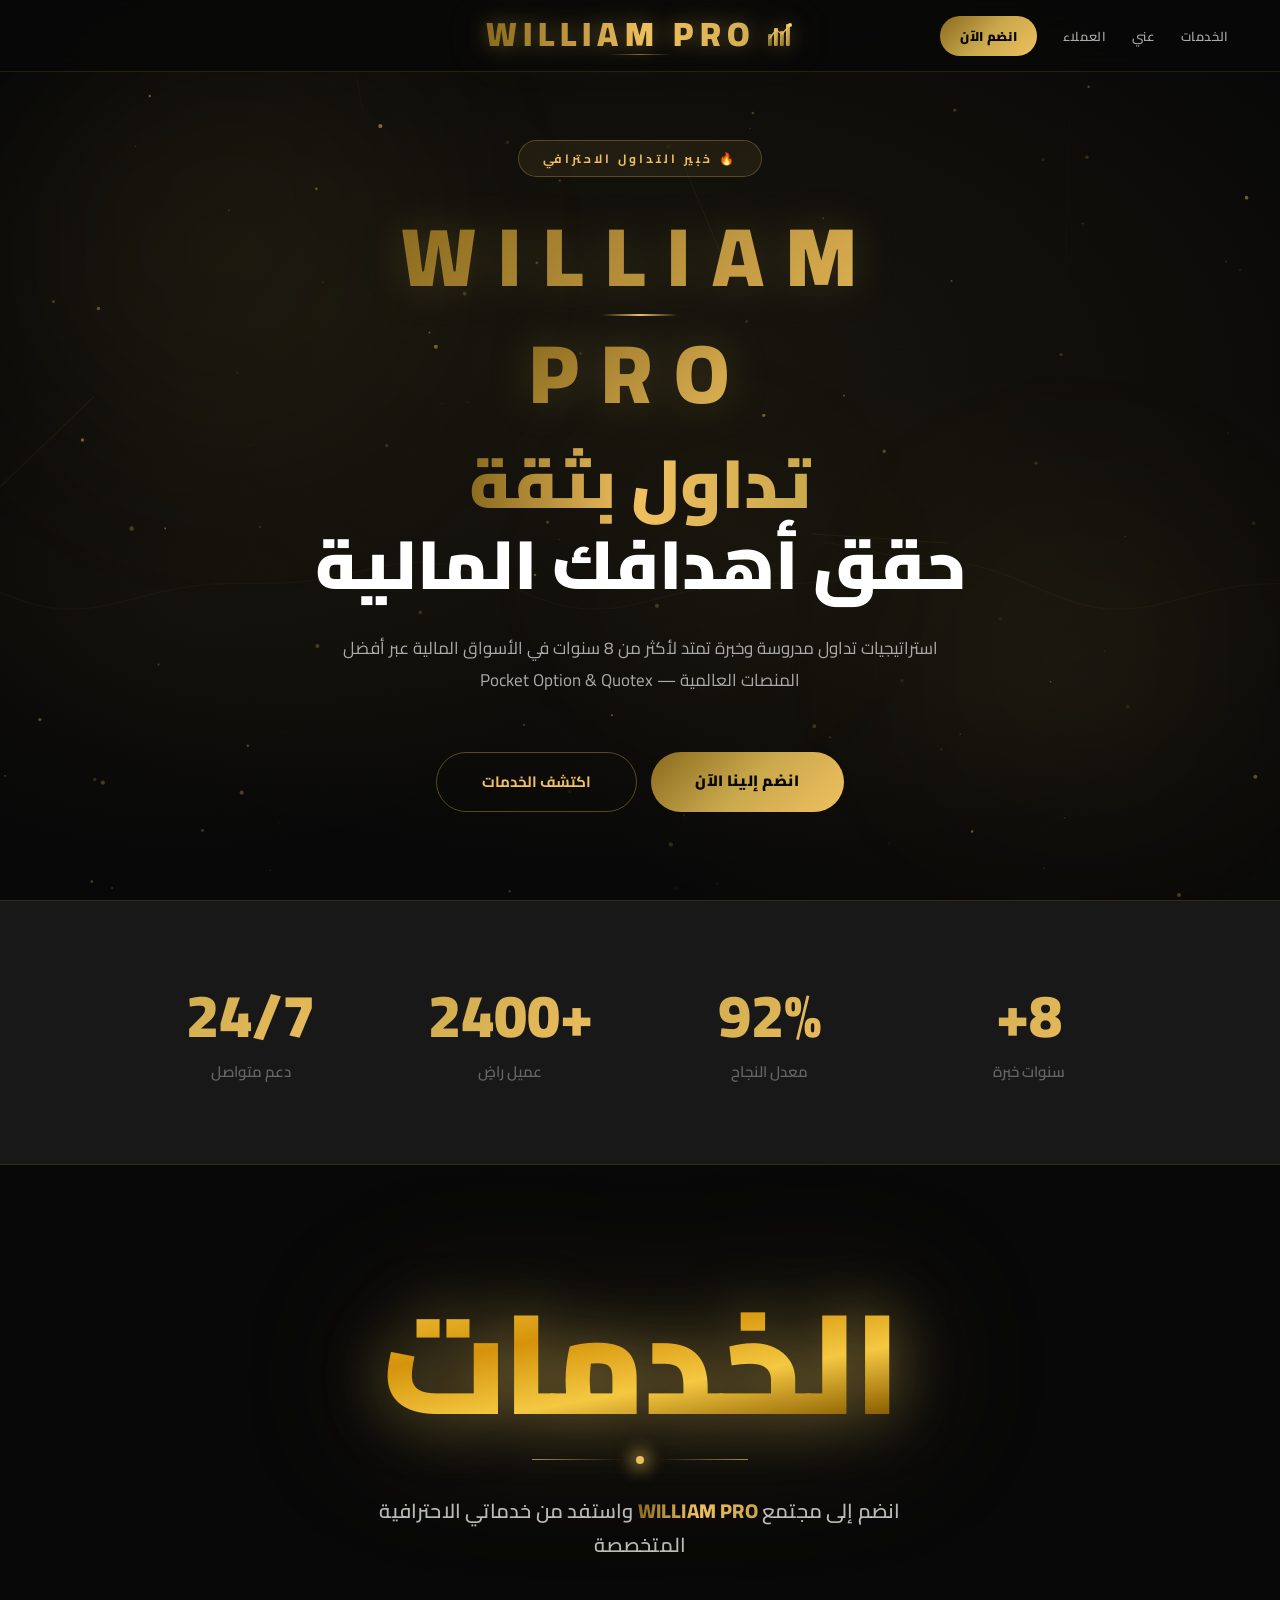
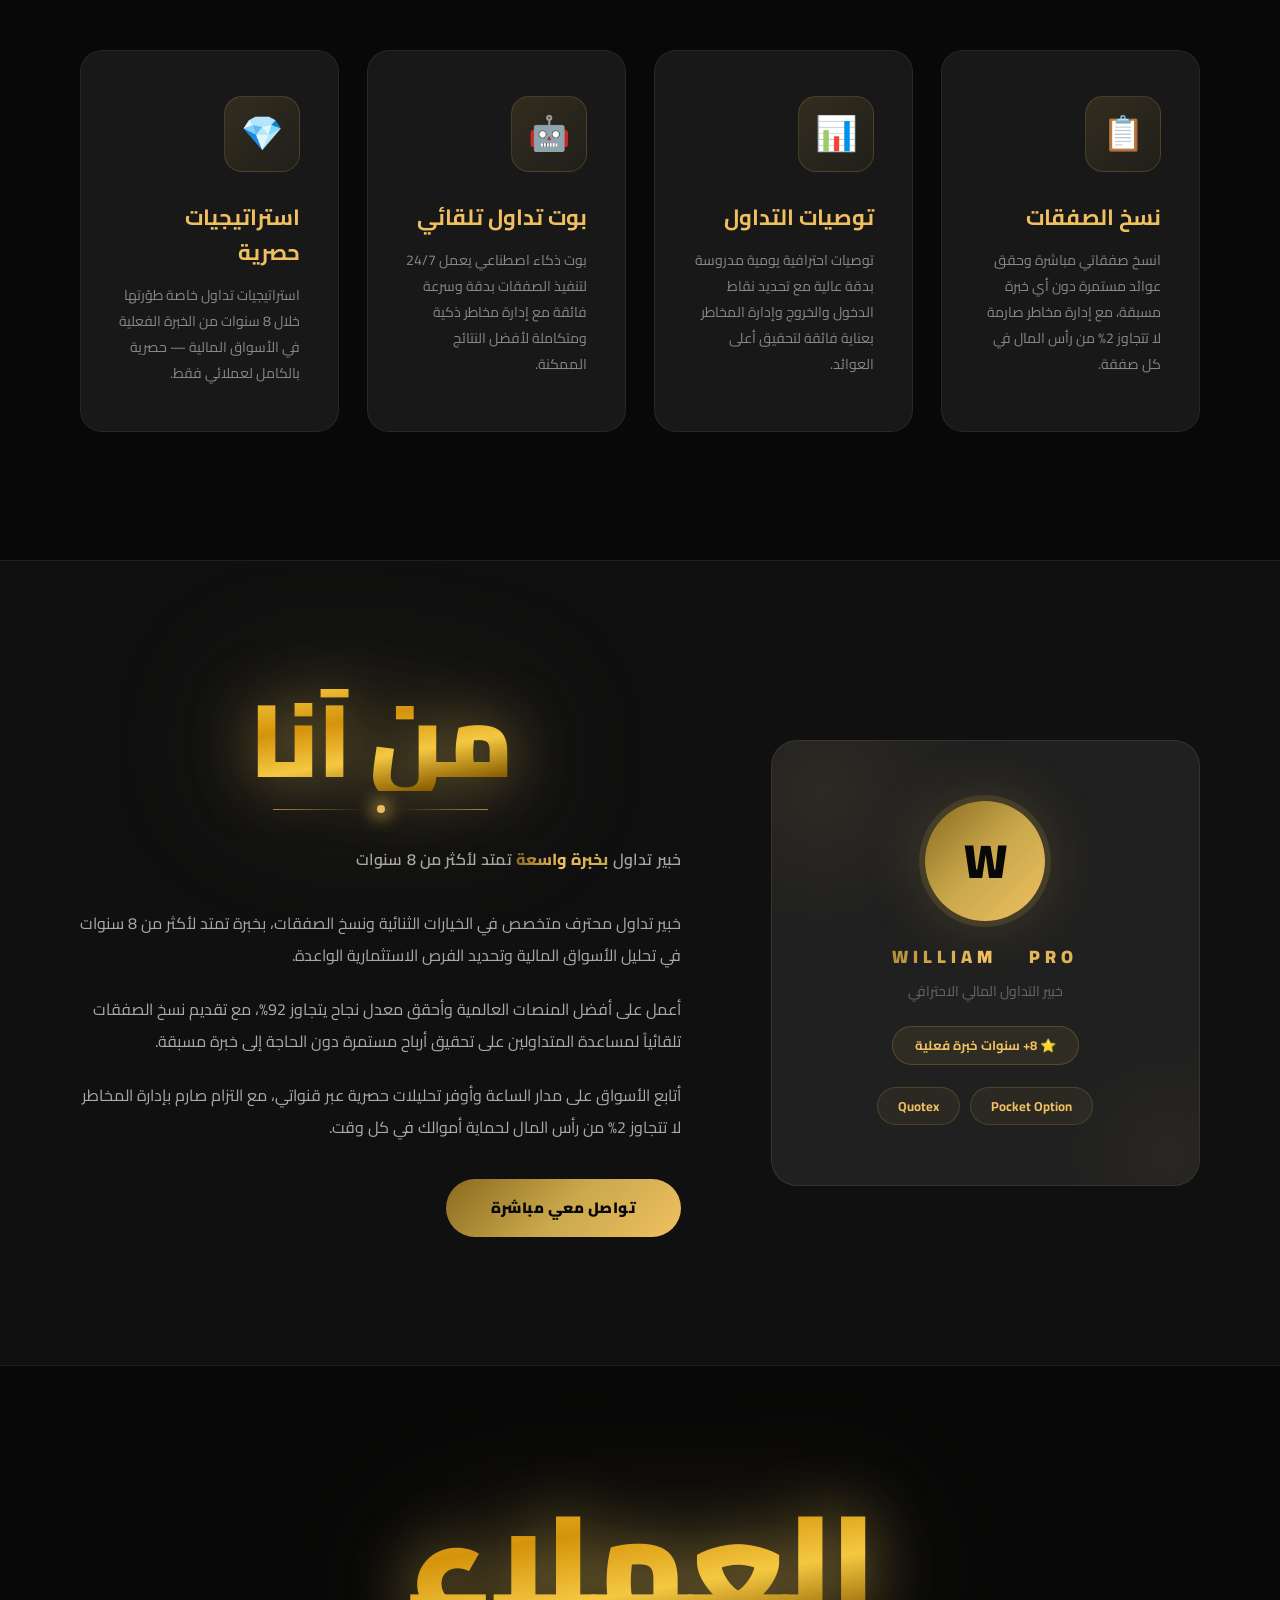
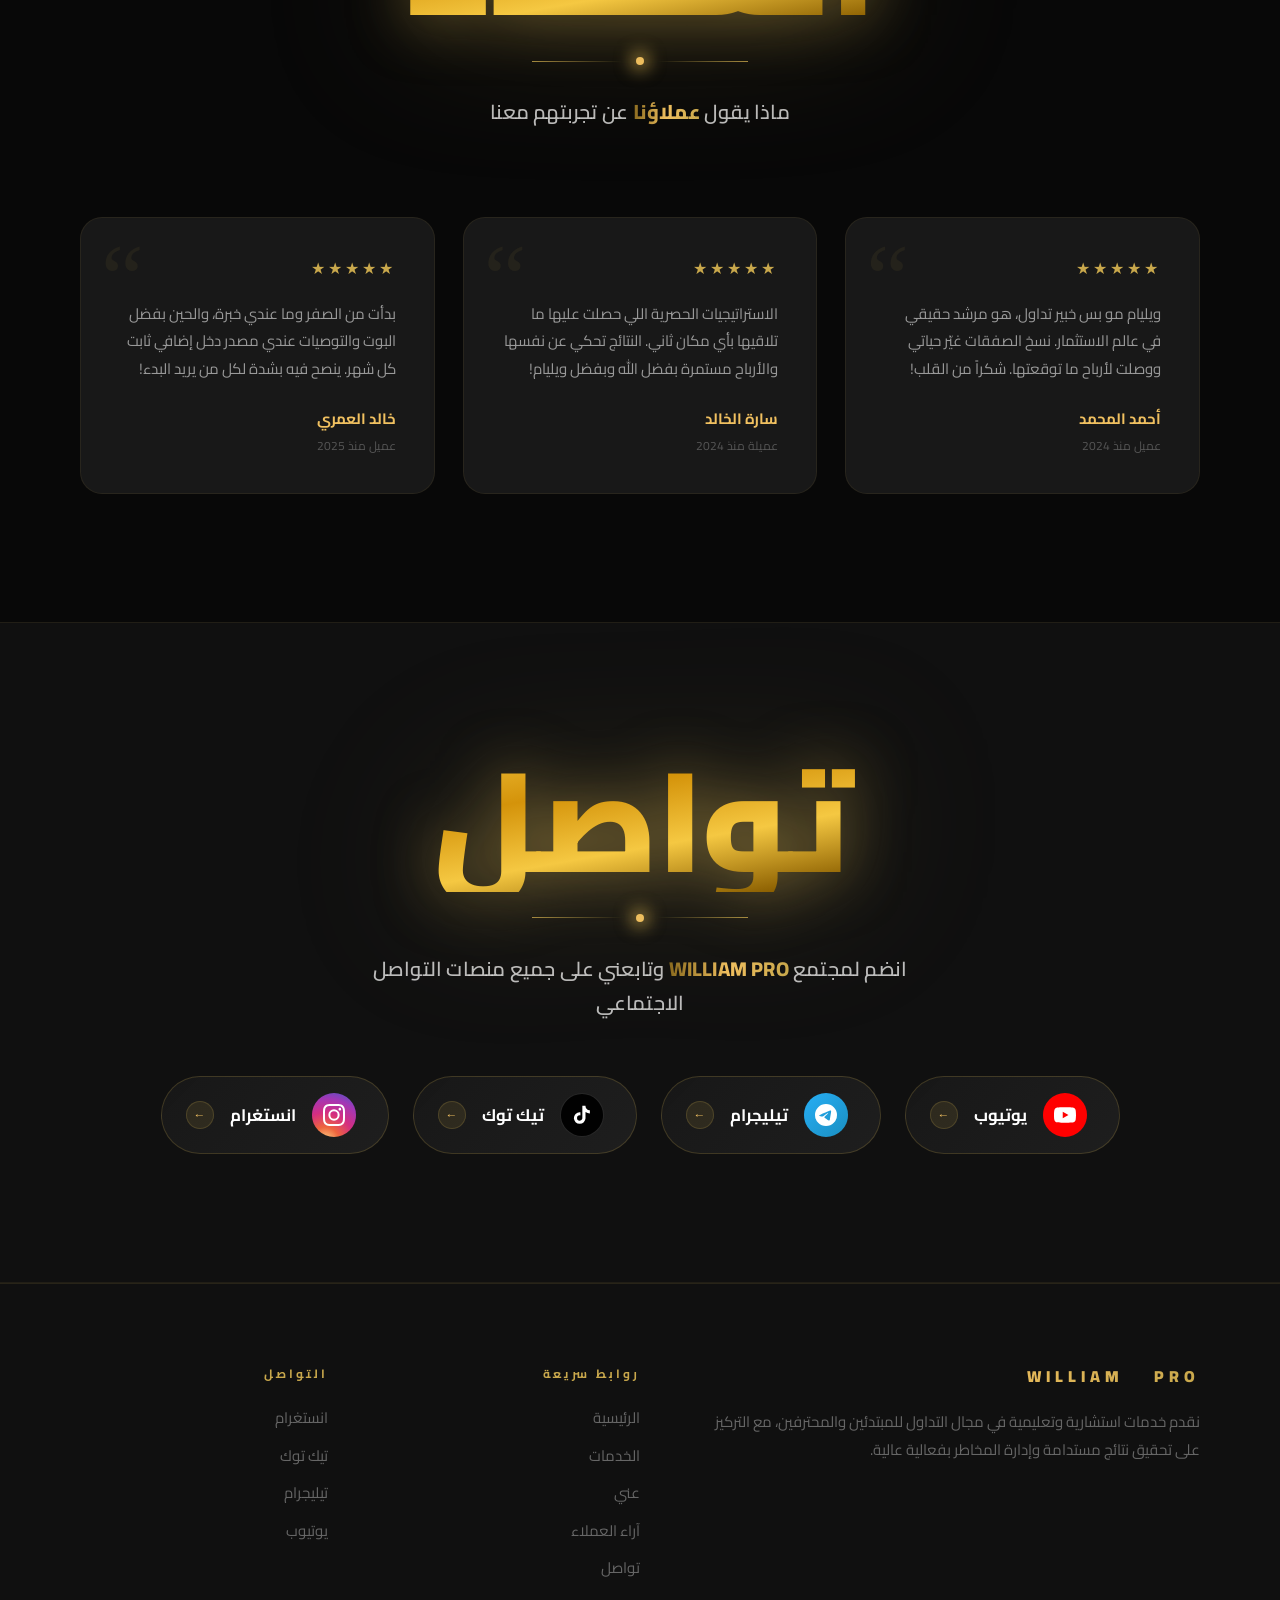
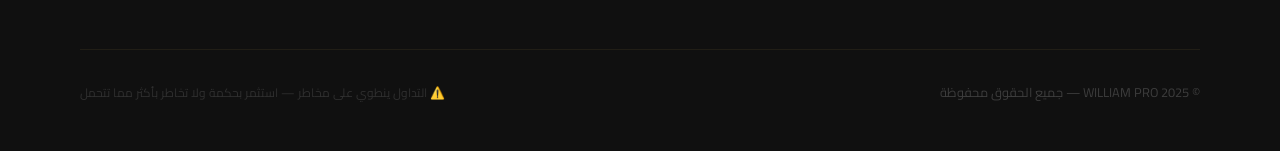
<file: william-pro (4).html>
<!DOCTYPE html>
<html lang="ar" dir="rtl">
<head>
<meta charset="UTF-8">
<meta name="viewport" content="width=device-width, initial-scale=1.0">
<title>W I L L I A M  P R O — خبير التداول الاحترافي</title>
<link href="https://fonts.googleapis.com/css2?family=Cairo:wght@300;400;600;700;900&display=swap" rel="stylesheet">
<style>
*,*::before,*::after{margin:0;padding:0;box-sizing:border-box;}
:root{
  --gold:#c9a84c;
  --gold-l:#f0c060;
  --gold-d:#8a6a1e;
  --black:#080808;
  --d1:#101010;
  --d2:#181818;
  --d3:#202020;
  --white:#ffffff;
  --gray:#aaaaaa;
  --gray2:#666666;
  --nav-h:72px;
}
html{scroll-behavior:smooth;}
body{
  font-family:'Cairo',sans-serif;
  background:var(--black);
  color:var(--white);
  direction:rtl;
  overflow-x:hidden;
  line-height:1.6;
}
::-webkit-scrollbar{width:4px;}
::-webkit-scrollbar-track{background:var(--d1);}
::-webkit-scrollbar-thumb{background:var(--gold-d);border-radius:4px;}

.gold-text{
  background:linear-gradient(90deg,var(--gold-d),var(--gold-l),var(--gold));
  -webkit-background-clip:text;-webkit-text-fill-color:transparent;
  background-clip:text;
}
.reveal{opacity:0;transform:translateY(36px);transition:opacity .75s ease,transform .75s ease;}
.reveal.left{transform:translateX(-36px);}
.reveal.right{transform:translateX(36px);}
.reveal.visible{opacity:1;transform:translate(0,0);}

/* ══════════════════════════════
   NAV — centered premium logo
══════════════════════════════ */
nav{
  position:fixed;top:0;left:0;right:0;
  height:var(--nav-h);z-index:900;
  background:rgba(8,8,8,.9);
  border-bottom:1px solid rgba(201,168,76,.15);
  backdrop-filter:blur(24px);
  display:grid;
  grid-template-columns:1fr auto 1fr;
  align-items:center;
  padding:0 clamp(16px,4vw,56px);
  transition:background .35s,box-shadow .35s;
}
nav.solid{
  background:rgba(8,8,8,.99);
  box-shadow:0 2px 40px rgba(0,0,0,.7);
}

/* ── LEFT: nav links ── */
.nav-left{
  display:flex;align-items:center;
  gap:clamp(12px,2vw,28px);
  list-style:none;
  justify-content:flex-start;
}
.nav-left a{
  color:#aaaaaa;text-decoration:none;
  font-size:clamp(12px,1vw,14px);font-weight:600;
  letter-spacing:.03em;
  transition:color .25s;white-space:nowrap;
}
.nav-left a:hover{color:var(--gold-l);}
.nav-btn{
  background:linear-gradient(135deg,var(--gold-d),var(--gold),var(--gold-l));
  color:#080808!important;font-weight:900!important;
  padding:8px 20px;border-radius:100px;
  font-size:clamp(12px,1vw,13px)!important;
  transition:box-shadow .3s,transform .3s!important;
  letter-spacing:.03em;
}
.nav-btn:hover{
  box-shadow:0 6px 24px rgba(201,168,76,.5)!important;
  transform:translateY(-2px)!important;
  color:#080808!important;
}

/* ── CENTER: premium logo ── */
.nav-logo{
  text-decoration:none;
  display:flex;flex-direction:column;
  align-items:center;justify-content:center;
  gap:0;
  position:relative;
  cursor:pointer;
  padding:4px 16px;
  /* Subtle background pill */
  border-radius:100px;
  transition:all .35s;
}
.nav-logo:hover .nav-logo-main{
  filter:
    drop-shadow(0 0 18px rgba(201,168,76,.7))
    drop-shadow(0 0 40px rgba(201,168,76,.35));
}

/* Main brand name row */
.nav-logo-main{
  display:flex;align-items:center;gap:10px;
  transition:filter .35s;
  filter:
    drop-shadow(0 0 10px rgba(201,168,76,.35))
    drop-shadow(0 0 24px rgba(201,168,76,.15));
}

/* Icon — trading chart SVG */
.nav-logo-icon{
  width:clamp(22px,2.4vw,28px);
  height:clamp(22px,2.4vw,28px);
  flex-shrink:0;
}

/* WILLIAM PRO text */
.nav-logo-text{
  font-family:'Cairo',sans-serif;
  font-size:clamp(22px,2.8vw,34px);
  font-weight:900;
  letter-spacing:0.18em;
  line-height:1;
  text-transform:uppercase;
  background:linear-gradient(
    90deg,
    #8a6a1e 0%,
    #f0c060 30%,
    #c9a84c 55%,
    #f5d070 75%,
    #8a6a1e 100%
  );
  background-size:200% auto;
  -webkit-background-clip:text;
  -webkit-text-fill-color:transparent;
  background-clip:text;
  animation:shimmerLogo 4s ease infinite;
}
@keyframes shimmerLogo{
  0%{background-position:0% center;}
  50%{background-position:100% center;}
  100%{background-position:0% center;}
}

/* Thin separator line under name */
.nav-logo-underline{
  display:block;
  width:clamp(40px,5vw,64px);
  height:1px;
  background:linear-gradient(90deg,transparent,rgba(201,168,76,.6),transparent);
  margin-top:3px;
}

/* ── RIGHT: burger (mobile only) ── */
.nav-right{
  display:flex;justify-content:flex-end;align-items:center;
}
.burger{
  display:none;flex-direction:column;gap:5px;
  cursor:pointer;padding:6px;
}
.burger span{
  display:block;width:24px;height:2px;
  background:var(--gold);border-radius:2px;transition:all .3s;
}
.burger.open span:nth-child(1){transform:translateY(7px) rotate(45deg);}
.burger.open span:nth-child(2){opacity:0;}
.burger.open span:nth-child(3){transform:translateY(-7px) rotate(-45deg);}

@keyframes shimmerLogo{0%,100%{background-position:0% center;}50%{background-position:100% center;}}

.mob-menu{
  display:none;position:fixed;
  top:var(--nav-h);left:0;right:0;
  background:rgba(8,8,8,.98);
  border-bottom:1px solid rgba(201,168,76,.15);
  backdrop-filter:blur(16px);
  padding:20px clamp(16px,4vw,64px) 28px;
  flex-direction:column;gap:2px;z-index:899;
}
.mob-menu.open{display:flex;}
.mob-menu a{
  color:#cccccc;text-decoration:none;
  font-size:16px;font-weight:600;
  padding:13px 0;
  border-bottom:1px solid rgba(201,168,76,.08);
  transition:color .25s;
}
.mob-menu a:hover{color:var(--gold-l);}
.mob-menu a:last-child{border-bottom:none;}

/* ══════════════════════════════
   HERO + DYNAMIC BACKGROUND
══════════════════════════════ */
.hero{
  min-height:100vh;
  display:flex;flex-direction:column;
  align-items:center;justify-content:center;
  text-align:center;
  padding:calc(var(--nav-h) + 60px) clamp(16px,5vw,80px) 80px;
  position:relative;overflow:hidden;
}

/* — Canvas sits behind everything — */
#bgCanvas{
  position:absolute;inset:0;
  width:100%;height:100%;
  z-index:0;pointer-events:none;
}

/* — Radial glow overlays — */
.hero-glow{
  position:absolute;inset:0;pointer-events:none;z-index:1;
  background:
    radial-gradient(ellipse 65% 55% at 50% 42%,rgba(201,168,76,.09) 0%,transparent 100%),
    radial-gradient(ellipse 40% 35% at 82% 76%,rgba(201,168,76,.05) 0%,transparent 100%),
    radial-gradient(ellipse 30% 28% at 14% 68%,rgba(201,168,76,.04) 0%,transparent 100%);
}

/* — Floating orbs — */
.orb{
  position:absolute;border-radius:50%;
  filter:blur(90px);pointer-events:none;z-index:1;
  animation:orbFloat 12s ease-in-out infinite;
}
.orb1{width:clamp(220px,32vw,460px);height:clamp(220px,32vw,460px);
  background:rgba(201,168,76,.06);top:5%;left:2%;animation-delay:0s;}
.orb2{width:clamp(160px,24vw,340px);height:clamp(160px,24vw,340px);
  background:rgba(201,168,76,.045);bottom:10%;right:4%;animation-delay:6s;}
.orb3{width:clamp(100px,16vw,220px);height:clamp(100px,16vw,220px);
  background:rgba(201,168,76,.035);top:52%;left:48%;animation-delay:3s;}
@keyframes orbFloat{0%,100%{transform:translateY(0) scale(1);}50%{transform:translateY(-36px) scale(1.07);}}

.hero-content{position:relative;z-index:2;max-width:880px;width:100%;}

.hero-eyebrow{
  display:inline-flex;align-items:center;gap:8px;
  background:rgba(201,168,76,.09);
  border:1px solid rgba(201,168,76,.32);
  color:var(--gold-l);
  font-size:clamp(10px,1vw,12px);font-weight:700;
  letter-spacing:3px;text-transform:uppercase;
  padding:8px 24px;border-radius:100px;
  margin-bottom:clamp(22px,3vw,38px);
  animation:fadeDown .9s ease both;
}
@keyframes fadeDown{from{opacity:0;transform:translateY(-22px);}to{opacity:1;transform:translateY(0);}}
@keyframes fadeUp{from{opacity:0;transform:translateY(30px);}to{opacity:1;transform:translateY(0);}}

/* ══════════════════════════════
   HERO NAME — clean, bold, perfectly laid out
══════════════════════════════ */
.hero-name-wrap{
  display:flex;
  flex-direction:column;
  align-items:center;
  gap:clamp(4px,1vw,10px);
  margin-bottom:clamp(16px,2.5vw,28px);
  animation:fadeUp .9s ease .15s both;
}
.hero-name-line{
  display:flex;
  align-items:center;
  justify-content:center;
  gap:clamp(10px,2vw,22px);
}
/* Each letter as a separate styled span */
.hero-name-wrap .hn-word{
  font-family:'Cairo',sans-serif;
  font-size:clamp(32px,6.5vw,88px);
  font-weight:900;
  letter-spacing:clamp(10px,2.5vw,22px);
  line-height:1;
  background:linear-gradient(135deg,var(--gold-d) 0%,var(--gold-l) 45%,var(--gold) 75%,var(--gold-l) 100%);
  background-size:300% auto;
  -webkit-background-clip:text;-webkit-text-fill-color:transparent;background-clip:text;
  animation:shimmer 5s ease 1.5s infinite;
  text-transform:uppercase;
  /* Crisp rendering */
  -webkit-font-smoothing:antialiased;
  filter:drop-shadow(0 0 20px rgba(201,168,76,.2));
}
.hero-name-divider{
  display:block;
  width:clamp(40px,6vw,80px);
  height:2px;
  background:linear-gradient(90deg,transparent,var(--gold-l),transparent);
  border-radius:2px;
  margin:clamp(2px,0.5vw,6px) auto;
}
@keyframes shimmer{0%,100%{background-position:0% center;}50%{background-position:100% center;}}

.hero-title{
  font-size:clamp(28px,5.5vw,68px);
  font-weight:900;line-height:1.18;
  margin-bottom:clamp(16px,2.5vw,28px);
  animation:fadeUp .9s ease .3s both;
  /* No pseudo-elements, no extra decorations */
  position:relative;
}
.hero-title::before,
.hero-title::after{
  display:none !important;
  content:none !important;
}
.hero-title .gold-text::before,
.hero-title .gold-text::after{
  display:none !important;
  content:none !important;
}
.hero-sub{
  font-size:clamp(14px,1.5vw,17px);
  color:var(--gray);line-height:1.9;
  margin:0 auto clamp(36px,4.5vw,56px);
  max-width:640px;
  animation:fadeUp .9s ease .45s both;
}
.hero-btns{
  display:flex;flex-wrap:wrap;gap:14px;justify-content:center;
  animation:fadeUp .9s ease .6s both;
}
.btn-primary{
  background:linear-gradient(135deg,var(--gold-d),var(--gold),var(--gold-l));
  color:#080808;font-family:'Cairo',sans-serif;
  font-size:clamp(13px,1.3vw,15px);font-weight:900;
  padding:clamp(13px,1.6vw,17px) clamp(28px,3.5vw,48px);
  border-radius:100px;border:none;cursor:pointer;
  text-decoration:none;display:inline-block;
  transition:transform .3s,box-shadow .3s;letter-spacing:.5px;
}
.btn-primary:hover{transform:translateY(-5px);box-shadow:0 18px 50px rgba(201,168,76,.48);}
.btn-secondary{
  background:transparent;color:var(--gold-l);
  font-family:'Cairo',sans-serif;
  font-size:clamp(13px,1.3vw,15px);font-weight:700;
  padding:clamp(13px,1.6vw,17px) clamp(28px,3.5vw,48px);
  border-radius:100px;border:1px solid rgba(201,168,76,.4);
  cursor:pointer;text-decoration:none;display:inline-block;
  transition:all .3s;
}
.btn-secondary:hover{background:rgba(201,168,76,.1);border-color:var(--gold);transform:translateY(-5px);}

/* ══════════════════════════════
   STATS
══════════════════════════════ */
.stats{
  background:var(--d2);
  border-top:1px solid rgba(201,168,76,.13);
  border-bottom:1px solid rgba(201,168,76,.13);
  padding:clamp(48px,7vw,80px) clamp(16px,5vw,64px);
}
.stats-grid{
  display:grid;
  grid-template-columns:repeat(4,1fr);
  gap:clamp(16px,3vw,48px);
  max-width:1000px;margin:0 auto;text-align:center;
}
.stat-val{
  display:block;
  font-size:clamp(40px,5.5vw,60px);
  font-weight:900;line-height:1.15;
  background:linear-gradient(135deg,var(--gold),var(--gold-l));
  -webkit-background-clip:text;-webkit-text-fill-color:transparent;background-clip:text;
}
.stat-lbl{font-size:clamp(12px,1.2vw,15px);color:var(--gray2);margin-top:10px;font-weight:600;}

/* ══════════════════════════════
   SECTION COMMONS
══════════════════════════════ */
.sec{padding:clamp(80px,10vw,130px) clamp(16px,5vw,64px);}
.sec-inner{max-width:1120px;margin:0 auto;}
/* ══════════════════════════════
   SECTION HEADERS — HUGE glowing gold like reference image
══════════════════════════════ */
.sec-head{
  margin-bottom:clamp(52px,7vw,88px);
  text-align:center;
}
.sec-head.align-right{ text-align:right; }

/* ── GIANT display title (Arabic) ── */
.sec-big-title{
  display:block;
  font-family:'Cairo',sans-serif;
  font-size:clamp(72px,11vw,160px);
  font-weight:900;
  line-height:1.0;
  letter-spacing:-.02em;
  background:linear-gradient(
    170deg,
    #fff8dc 0%,
    #f5c842 15%,
    #d4930a 38%,
    #f5c842 58%,
    #8a5e00 78%,
    #f0c060 100%
  );
  -webkit-background-clip:text;
  -webkit-text-fill-color:transparent;
  background-clip:text;
  filter:
    drop-shadow(0 0 30px rgba(201,168,76,.6))
    drop-shadow(0 0 70px rgba(201,168,76,.25));
  -webkit-font-smoothing:antialiased;
  margin-bottom:clamp(14px,2vw,22px);
}

/* ── Gold separator with glowing dot ── */
.sec-sep{
  display:flex;
  align-items:center;
  justify-content:center;
  gap:14px;
  margin:0 auto clamp(18px,2.5vw,30px);
}
.sec-sep::before,
.sec-sep::after{
  content:'';
  display:block;
  height:1px;
  width:clamp(50px,7vw,110px);
  background:linear-gradient(90deg,transparent,rgba(201,168,76,.8));
}
.sec-sep::after{
  background:linear-gradient(90deg,rgba(201,168,76,.8),transparent);
}
.sec-sep-dot{
  width:8px;height:8px;
  border-radius:50%;
  background:var(--gold-l);
  box-shadow:0 0 16px 6px rgba(201,168,76,.6);
  flex-shrink:0;
}
/* Never let sec-sep appear inside hero */
.hero .sec-sep{ display:none !important; }
.hero .sec-sep-dot{ display:none !important; }

/* ── Subtitle text ── */
.sec-subtitle{
  font-size:clamp(14px,1.6vw,20px);
  font-weight:600;
  color:rgba(255,255,255,.72);
  letter-spacing:.01em;
  max-width:600px;
  margin:0 auto;
  line-height:1.7;
}
.sec-subtitle .gold-text{
  font-weight:800;
}

/* ── Sidebar title used in About section ── */
.sec-tag{ display:none; }
.sec-title{
  font-size:clamp(26px,3.2vw,40px);
  font-weight:900;line-height:1.2;
  color:var(--white);margin-bottom:0;
}
.sec-line{
  display:block;height:3px;width:56px;
  border-radius:3px;
  background:linear-gradient(90deg,var(--gold),var(--gold-l));
  margin-top:18px;
}
.sec-line.center{margin-left:auto;margin-right:auto;}
.sec-desc{
  font-size:clamp(14px,1.4vw,17px);
  color:var(--gray);line-height:1.9;
  max-width:600px;margin-top:20px;
}
.sec-desc.center{margin-left:auto;margin-right:auto;text-align:center;}

/* ══════════════════════════════
   SERVICES
══════════════════════════════ */
.services-grid{
  display:grid;
  grid-template-columns:repeat(auto-fit,minmax(240px,1fr));
  gap:clamp(16px,2.2vw,28px);
}
.svc-card{
  background:var(--d2);
  border:1px solid rgba(201,168,76,.1);
  border-radius:22px;
  padding:clamp(32px,3.5vw,50px) clamp(24px,3vw,38px);
  position:relative;overflow:hidden;
  transition:transform .4s cubic-bezier(.165,.84,.44,1),border-color .4s,box-shadow .4s;
  cursor:default;
}
.svc-card::before{
  content:'';position:absolute;top:0;left:0;right:0;
  height:3px;
  background:linear-gradient(90deg,var(--gold-d),var(--gold-l));
  transform:scaleX(0);transform-origin:right;
  transition:transform .45s cubic-bezier(.165,.84,.44,1);
}
.svc-card::after{
  content:'';position:absolute;inset:0;
  background:radial-gradient(ellipse at 50% 0%,rgba(201,168,76,.07) 0%,transparent 65%);
  opacity:0;transition:opacity .4s;
}
.svc-card:hover{transform:translateY(-12px);border-color:rgba(201,168,76,.35);box-shadow:0 28px 64px rgba(201,168,76,.11);}
.svc-card:hover::before{transform:scaleX(1);transform-origin:left;}
.svc-card:hover::after{opacity:1;}
.svc-icon{
  width:clamp(60px,6vw,76px);height:clamp(60px,6vw,76px);
  border-radius:18px;
  background:linear-gradient(135deg,rgba(201,168,76,.15),rgba(201,168,76,.05));
  border:1px solid rgba(201,168,76,.2);
  display:flex;align-items:center;justify-content:center;
  font-size:clamp(26px,3vw,34px);
  margin-bottom:clamp(20px,2.5vw,28px);
  position:relative;z-index:1;
  transition:all .4s;
}
.svc-card:hover .svc-icon{
  background:linear-gradient(135deg,rgba(201,168,76,.26),rgba(201,168,76,.1));
  box-shadow:0 8px 28px rgba(201,168,76,.22);
}
.svc-title{
  font-size:clamp(17px,1.8vw,22px);font-weight:700;
  color:var(--gold-l);margin-bottom:12px;
  position:relative;z-index:1;
}
.svc-desc{
  font-size:clamp(13px,1.1vw,15px);color:#888888;
  line-height:1.85;position:relative;z-index:1;
}

/* ══════════════════════════════
   ABOUT
══════════════════════════════ */
.about-bg{
  background:var(--d1);
  border-top:1px solid rgba(201,168,76,.09);
  border-bottom:1px solid rgba(201,168,76,.09);
}
.about-layout{
  display:grid;
  grid-template-columns:1fr 1.4fr;
  gap:clamp(44px,7vw,96px);
  align-items:center;
}
.about-card{
  background:var(--d3);
  border:1px solid rgba(201,168,76,.15);
  border-radius:26px;
  padding:clamp(40px,5vw,60px) clamp(30px,4vw,48px);
  text-align:center;position:relative;overflow:hidden;
}
.about-card::before{
  content:'';position:absolute;
  top:-90px;left:-90px;width:280px;height:280px;
  background:radial-gradient(circle,rgba(201,168,76,.07) 0%,transparent 70%);
  animation:pulse 5s ease-in-out infinite;
}
.about-card::after{
  content:'';position:absolute;
  bottom:-80px;right:-80px;width:220px;height:220px;
  background:radial-gradient(circle,rgba(201,168,76,.05) 0%,transparent 70%);
  animation:pulse 5s ease-in-out 2.5s infinite;
}
@keyframes pulse{0%,100%{transform:scale(1);opacity:.6;}50%{transform:scale(1.2);opacity:1;}}
.about-avatar{
  width:clamp(92px,11vw,120px);height:clamp(92px,11vw,120px);
  border-radius:50%;
  background:linear-gradient(135deg,var(--gold-d),var(--gold),var(--gold-l));
  display:flex;align-items:center;justify-content:center;
  margin:0 auto 22px;
  font-size:clamp(36px,5vw,48px);font-weight:900;color:#080808;
  position:relative;z-index:1;
  box-shadow:0 0 0 6px rgba(201,168,76,.14),0 0 64px rgba(201,168,76,.24);
}
.about-bname{
  font-size:clamp(14px,1.6vw,18px);font-weight:900;
  letter-spacing:5px;margin-bottom:8px;
  position:relative;z-index:1;
}
.about-role{font-size:14px;color:var(--gray2);position:relative;z-index:1;}
.about-badge{
  display:inline-flex;align-items:center;gap:8px;
  background:rgba(201,168,76,.09);
  border:1px solid rgba(201,168,76,.24);
  border-radius:100px;padding:8px 22px;
  margin-top:24px;font-size:13px;color:var(--gold-l);font-weight:700;
  position:relative;z-index:1;
}
.plat-row{
  display:flex;gap:10px;flex-wrap:wrap;
  justify-content:center;margin-top:22px;
  position:relative;z-index:1;
}
.plat-pill{
  background:rgba(201,168,76,.07);
  border:1px solid rgba(201,168,76,.2);
  color:var(--gold-l);font-size:13px;font-weight:700;
  padding:8px 20px;border-radius:100px;
}
.about-text p{
  font-size:clamp(14px,1.35vw,16px);color:#aaaaaa;
  line-height:2;margin-bottom:22px;
}
.about-text p:last-of-type{margin-bottom:36px;}

/* ══════════════════════════════
   TESTIMONIALS
══════════════════════════════ */
.testi-grid{
  display:grid;
  grid-template-columns:repeat(auto-fit,minmax(270px,1fr));
  gap:clamp(16px,2.2vw,28px);
}
.testi-card{
  background:var(--d2);border:1px solid rgba(201,168,76,.09);
  border-radius:22px;padding:clamp(26px,3vw,38px);
  position:relative;overflow:hidden;
  transition:transform .35s,border-color .35s,box-shadow .35s;
}
.testi-card::before{
  content:'\201C';position:absolute;top:12px;left:20px;
  font-size:96px;color:rgba(201,168,76,.07);
  font-family:Georgia,serif;line-height:1;
}
.testi-card:hover{
  transform:translateY(-7px);
  border-color:rgba(201,168,76,.3);
  box-shadow:0 22px 54px rgba(201,168,76,.1);
}
.testi-stars{color:var(--gold);font-size:16px;letter-spacing:3px;margin-bottom:18px;}
.testi-text{
  font-size:clamp(13px,1.2vw,15px);color:#999999;
  line-height:1.85;margin-bottom:24px;position:relative;z-index:1;
}
.testi-name{font-size:15px;font-weight:700;color:var(--gold-l);}
.testi-date{font-size:12px;color:#555555;margin-top:5px;}

/* ══════════════════════════════
   CONTACT
══════════════════════════════ */
.contact-wrap{
  background:var(--d1);
  border-top:1px solid rgba(201,168,76,.09);
  border-bottom:1px solid rgba(201,168,76,.09);
}
.contact-desc{
  font-size:clamp(14px,1.4vw,17px);color:var(--gray);line-height:1.9;
  max-width:560px;margin:28px auto 52px;text-align:center;
}
.social-grid{
  display:flex;flex-wrap:wrap;gap:clamp(14px,2vw,24px);justify-content:center;
}
/* New social button with icon + label + arrow */
.soc-btn{
  display:flex;align-items:center;gap:clamp(10px,1.5vw,16px);
  background:linear-gradient(135deg,rgba(24,24,24,.95),rgba(32,32,32,.9));
  border:1px solid rgba(201,168,76,.22);
  border-radius:100px;
  padding:clamp(12px,1.5vw,16px) clamp(20px,2.5vw,32px) clamp(12px,1.5vw,16px) clamp(16px,2vw,24px);
  color:var(--white);font-family:'Cairo',sans-serif;
  font-size:clamp(14px,1.3vw,17px);font-weight:700;
  text-decoration:none;
  position:relative;overflow:hidden;
  transition:all .38s cubic-bezier(.165,.84,.44,1);
  min-width:clamp(160px,18vw,200px);
}
.soc-btn::before{
  content:'';position:absolute;inset:0;
  background:linear-gradient(135deg,rgba(201,168,76,.08),transparent);
  opacity:0;transition:opacity .38s;
}
.soc-btn:hover{
  border-color:rgba(201,168,76,.55);
  transform:translateY(-6px);
  box-shadow:0 16px 44px rgba(201,168,76,.2),0 0 0 1px rgba(201,168,76,.15);
}
.soc-btn:hover::before{opacity:1;}
/* Platform-specific glow colors on hover */
.soc-btn.yt:hover{ box-shadow:0 16px 44px rgba(255,0,0,.2),0 0 0 1px rgba(255,80,80,.2); border-color:rgba(255,80,80,.4);}
.soc-btn.tg:hover{ box-shadow:0 16px 44px rgba(39,174,245,.2),0 0 0 1px rgba(39,174,245,.2); border-color:rgba(39,174,245,.4);}
.soc-btn.tt:hover{ box-shadow:0 16px 44px rgba(255,255,255,.12),0 0 0 1px rgba(255,255,255,.2); border-color:rgba(255,255,255,.3);}
.soc-btn.ig:hover{ box-shadow:0 16px 44px rgba(225,48,108,.2),0 0 0 1px rgba(225,48,108,.2); border-color:rgba(225,48,108,.4);}

.soc-ico-wrap{
  width:clamp(36px,4vw,44px);height:clamp(36px,4vw,44px);
  border-radius:50%;
  display:flex;align-items:center;justify-content:center;
  flex-shrink:0;
  transition:transform .38s;
}
.soc-btn:hover .soc-ico-wrap{ transform:scale(1.12) rotate(-5deg); }
.soc-ico-wrap svg{ width:clamp(18px,2.2vw,22px);height:clamp(18px,2.2vw,22px); }

/* Icon backgrounds */
.soc-btn.yt  .soc-ico-wrap{ background:#ff0000; }
.soc-btn.tg  .soc-ico-wrap{ background:linear-gradient(135deg,#27AEF5,#1a8fc1); }
.soc-btn.tt  .soc-ico-wrap{ background:#010101; border:1px solid rgba(255,255,255,.15); }
.soc-btn.ig  .soc-ico-wrap{ background:radial-gradient(circle at 30% 110%,#ffdb8b 0%,#ee653d 25%,#d42e81 50%,#a237b6 75%,#3e5bc7 100%); }

.soc-label{ flex:1; color:var(--white); }
.soc-arrow{
  width:28px;height:28px;border-radius:50%;
  background:rgba(201,168,76,.12);
  border:1px solid rgba(201,168,76,.2);
  display:flex;align-items:center;justify-content:center;
  flex-shrink:0;font-size:12px;color:var(--gold-l);
  transition:all .38s;
}
.soc-btn:hover .soc-arrow{
  background:rgba(201,168,76,.25);
  transform:translateX(-4px);
}

/* ══════════════════════════════
   FOOTER
══════════════════════════════ */
footer{
  background:var(--d1);
  border-top:1px solid rgba(201,168,76,.13);
  padding:clamp(52px,7vw,80px) clamp(16px,5vw,64px) clamp(28px,4vw,48px);
}
.footer-inner{
  max-width:1120px;margin:0 auto;
  display:grid;grid-template-columns:2fr 1fr 1fr;
  gap:clamp(32px,5vw,80px);margin-bottom:clamp(36px,5vw,56px);
}
.f-logo{
  font-size:clamp(13px,1.5vw,16px);font-weight:900;
  letter-spacing:5px;margin-bottom:18px;display:block;
}
.f-desc{font-size:clamp(13px,1.2vw,15px);color:var(--gray2);line-height:1.9;}
.f-head{
  font-size:12px;font-weight:700;color:var(--gold);
  letter-spacing:3px;text-transform:uppercase;margin-bottom:22px;
}
.f-links{list-style:none;}
.f-links li{margin-bottom:12px;}
.f-links a{
  color:var(--gray2);text-decoration:none;
  font-size:clamp(13px,1.2vw,15px);transition:color .25s;
}
.f-links a:hover{color:var(--gold-l);}
.footer-bottom{
  max-width:1120px;margin:0 auto;
  border-top:1px solid rgba(201,168,76,.09);
  padding-top:clamp(22px,3vw,32px);
  display:flex;flex-wrap:wrap;
  justify-content:space-between;align-items:center;gap:12px;
}
.f-copy{font-size:clamp(11px,1vw,13px);color:#3d3d3d;}
.f-disc{font-size:clamp(10px,.95vw,12px);color:#2f2f2f;}

/* ══════════════════════════════
   RESPONSIVE
══════════════════════════════ */
@media(max-width:900px){
  .stats-grid{grid-template-columns:repeat(2,1fr);}
  .about-layout{grid-template-columns:1fr;}
  .footer-inner{grid-template-columns:1fr 1fr;}
}
@media(max-width:680px){
  .nav-left{display:none;}
  .burger{display:flex;}
  nav{grid-template-columns:auto 1fr auto;}
  .nav-logo{order:2;margin:0 auto;}
  .nav-right{order:3;}
  .footer-inner{grid-template-columns:1fr;}
  .footer-bottom{flex-direction:column;text-align:center;}
}
@media(max-width:420px){
  .hero-btns{flex-direction:column;align-items:center;}
  .btn-primary,.btn-secondary{width:100%;max-width:290px;text-align:center;}
  .social-grid{flex-direction:column;align-items:center;}
  .soc-btn{width:100%;max-width:320px;justify-content:center;}
  .stats-grid{grid-template-columns:repeat(2,1fr);}
}
</style>
</head>
<body>

<!-- ═══ NAV ═══ -->
<nav id="nav">

  <!-- LEFT: nav links -->
  <ul class="nav-left">
    <li><a href="#services">الخدمات</a></li>
    <li><a href="#about">عني</a></li>
    <li><a href="#testimonials">العملاء</a></li>
    <li><a href="#contact" class="nav-btn">انضم الآن</a></li>
  </ul>

  <!-- CENTER: premium brand logo -->
  <a class="nav-logo" href="#">
    <div class="nav-logo-main">
      <!-- Trading chart icon -->
      <svg class="nav-logo-icon" viewBox="0 0 28 28" fill="none" xmlns="http://www.w3.org/2000/svg">
        <defs>
          <linearGradient id="iconGrad" x1="0%" y1="0%" x2="100%" y2="100%">
            <stop offset="0%" stop-color="#f0c060"/>
            <stop offset="50%" stop-color="#c9a84c"/>
            <stop offset="100%" stop-color="#8a6a1e"/>
          </linearGradient>
        </defs>
        <!-- Bar chart bars -->
        <rect x="2" y="14" width="4" height="12" rx="1" fill="url(#iconGrad)" opacity=".7"/>
        <rect x="8" y="8"  width="4" height="18" rx="1" fill="url(#iconGrad)"/>
        <rect x="14" y="11" width="4" height="15" rx="1" fill="url(#iconGrad)" opacity=".85"/>
        <rect x="20" y="4"  width="4" height="22" rx="1" fill="url(#iconGrad)"/>
        <!-- Trend line -->
        <polyline points="4,18 10,10 16,14 24,5" stroke="#f0c060" stroke-width="1.5" stroke-linecap="round" stroke-linejoin="round" fill="none" opacity=".9"/>
        <!-- Dot at peak -->
        <circle cx="24" cy="5" r="2" fill="#f5d070"/>
      </svg>
      <span class="nav-logo-text">WILLIAM PRO</span>
    </div>
    <span class="nav-logo-underline"></span>
  </a>

  <!-- RIGHT: burger (mobile) -->
  <div class="nav-right">
    <div class="burger" id="burger" onclick="toggleMenu()">
      <span></span><span></span><span></span>
    </div>
  </div>

</nav>

<div class="mob-menu" id="mobMenu">
  <a href="#services" onclick="closeMenu()">الخدمات</a>
  <a href="#about" onclick="closeMenu()">عني</a>
  <a href="#testimonials" onclick="closeMenu()">آراء العملاء</a>
  <a href="#contact" onclick="closeMenu()">تواصل معي</a>
</div>

<!-- ═══ HERO ═══ -->
<section class="hero" id="home">
  <!-- Dynamic canvas background -->
  <canvas id="bgCanvas"></canvas>

  <div class="hero-glow"></div>
  <div class="orb orb1"></div>
  <div class="orb orb2"></div>
  <div class="orb orb3"></div>

  <div class="hero-content">
    <div class="hero-eyebrow">🔥 خبير التداول الاحترافي</div>
    <div class="hero-name-wrap">
      <div class="hero-name-line">
        <span class="hn-word">WILLIAM</span>
      </div>
      <div class="hero-name-divider"></div>
      <div class="hero-name-line">
        <span class="hn-word">PRO</span>
      </div>
    </div>
    <h1 class="hero-title">
      <span class="gold-text">تداول بثقة</span><br>حقق أهدافك المالية
    </h1>
    <p class="hero-sub">
      استراتيجيات تداول مدروسة وخبرة تمتد لأكثر من 8 سنوات في الأسواق المالية عبر أفضل المنصات العالمية — Pocket Option &amp; Quotex
    </p>
    <div class="hero-btns">
      <a href="#contact" class="btn-primary">انضم إلينا الآن</a>
      <a href="#services" class="btn-secondary">اكتشف الخدمات</a>
    </div>
  </div>
</section>

<!-- ═══ STATS ═══ -->
<div class="stats">
  <div class="stats-grid">
    <div class="reveal"><span class="stat-val">8+</span><div class="stat-lbl">سنوات خبرة</div></div>
    <div class="reveal"><span class="stat-val">92%</span><div class="stat-lbl">معدل النجاح</div></div>
    <div class="reveal"><span class="stat-val">+2400</span><div class="stat-lbl">عميل راضٍ</div></div>
    <div class="reveal"><span class="stat-val">24/7</span><div class="stat-lbl">دعم متواصل</div></div>
  </div>
</div>

<!-- ═══ SERVICES ═══ -->
<section class="sec" id="services">
  <div class="sec-inner">
    <div class="sec-head reveal">
      <h2 class="sec-big-title">الخدمات</h2>
      <div class="sec-sep"><span class="sec-sep-dot"></span></div>
      <p class="sec-subtitle">انضم إلى مجتمع <span class="gold-text">WILLIAM PRO</span> واستفد من خدماتي الاحترافية المتخصصة</p>
    </div>
    <div class="services-grid">
      <div class="svc-card reveal">
        <div class="svc-icon">📋</div>
        <div class="svc-title">نسخ الصفقات</div>
        <p class="svc-desc">انسخ صفقاتي مباشرة وحقق عوائد مستمرة دون أي خبرة مسبقة، مع إدارة مخاطر صارمة لا تتجاوز 2% من رأس المال في كل صفقة.</p>
      </div>
      <div class="svc-card reveal">
        <div class="svc-icon">📊</div>
        <div class="svc-title">توصيات التداول</div>
        <p class="svc-desc">توصيات احترافية يومية مدروسة بدقة عالية مع تحديد نقاط الدخول والخروج وإدارة المخاطر بعناية فائقة لتحقيق أعلى العوائد.</p>
      </div>
      <div class="svc-card reveal">
        <div class="svc-icon">🤖</div>
        <div class="svc-title">بوت تداول تلقائي</div>
        <p class="svc-desc">بوت ذكاء اصطناعي يعمل 24/7 لتنفيذ الصفقات بدقة وسرعة فائقة مع إدارة مخاطر ذكية ومتكاملة لأفضل النتائج الممكنة.</p>
      </div>
      <div class="svc-card reveal">
        <div class="svc-icon">💎</div>
        <div class="svc-title">استراتيجيات حصرية</div>
        <p class="svc-desc">استراتيجيات تداول خاصة طوّرتها خلال 8 سنوات من الخبرة الفعلية في الأسواق المالية — حصرية بالكامل لعملائي فقط.</p>
      </div>
    </div>
  </div>
</section>

<!-- ═══ ABOUT ═══ -->
<div class="about-bg" id="about">
  <section class="sec">
    <div class="sec-inner">
      <div class="about-layout">
        <div class="about-card reveal left">
          <div class="about-avatar">W</div>
          <div class="about-bname gold-text">WILLIAM <span style="font-size:.6em;opacity:.7;">✦</span> PRO</div>
          <div class="about-role">خبير التداول المالي الاحترافي</div>
          <div class="about-badge">⭐ 8+ سنوات خبرة فعلية</div>
          <div class="plat-row">
            <div class="plat-pill">Pocket Option</div>
            <div class="plat-pill">Quotex</div>
          </div>
        </div>
        <div class="about-text reveal right">
          <h2 class="sec-big-title" style="font-size:clamp(56px,8vw,110px);text-align:center;margin-bottom:14px;">من أنا</h2>
          <div class="sec-sep" style="justify-content:center;"><span class="sec-sep-dot"></span></div>
          <p class="sec-subtitle" style="text-align:right;margin:20px 0 32px;max-width:100%;">خبير تداول <span class="gold-text">بخبرة واسعة</span> تمتد لأكثر من 8 سنوات</p>
          <p>خبير تداول محترف متخصص في الخيارات الثنائية ونسخ الصفقات، بخبرة تمتد لأكثر من 8 سنوات في تحليل الأسواق المالية وتحديد الفرص الاستثمارية الواعدة.</p>
          <p>أعمل على أفضل المنصات العالمية وأحقق معدل نجاح يتجاوز 92%، مع تقديم نسخ الصفقات تلقائياً لمساعدة المتداولين على تحقيق أرباح مستمرة دون الحاجة إلى خبرة مسبقة.</p>
          <p>أتابع الأسواق على مدار الساعة وأوفر تحليلات حصرية عبر قنواتي، مع التزام صارم بإدارة المخاطر لا تتجاوز 2% من رأس المال لحماية أموالك في كل وقت.</p>
          <a href="#contact" class="btn-primary">تواصل معي مباشرة</a>
        </div>
      </div>
    </div>
  </section>
</div>

<!-- ═══ TESTIMONIALS ═══ -->
<section class="sec" id="testimonials">
  <div class="sec-inner">
    <div class="sec-head reveal">
      <h2 class="sec-big-title">العملاء</h2>
      <div class="sec-sep"><span class="sec-sep-dot"></span></div>
      <p class="sec-subtitle">ماذا يقول <span class="gold-text">عملاؤنا</span> عن تجربتهم معنا</p>
    </div>
    <div class="testi-grid">
      <div class="testi-card reveal">
        <div class="testi-stars">★★★★★</div>
        <p class="testi-text">ويليام مو بس خبير تداول، هو مرشد حقيقي في عالم الاستثمار. نسخ الصفقات غيّر حياتي ووصلت لأرباح ما توقعتها. شكراً من القلب!</p>
        <div class="testi-name">أحمد المحمد</div>
        <div class="testi-date">عميل منذ 2024</div>
      </div>
      <div class="testi-card reveal">
        <div class="testi-stars">★★★★★</div>
        <p class="testi-text">الاستراتيجيات الحصرية اللي حصلت عليها ما تلاقيها بأي مكان ثاني. النتائج تحكي عن نفسها والأرباح مستمرة بفضل الله وبفضل ويليام!</p>
        <div class="testi-name">سارة الخالد</div>
        <div class="testi-date">عميلة منذ 2024</div>
      </div>
      <div class="testi-card reveal">
        <div class="testi-stars">★★★★★</div>
        <p class="testi-text">بدأت من الصفر وما عندي خبرة، والحين بفضل البوت والتوصيات عندي مصدر دخل إضافي ثابت كل شهر. ينصح فيه بشدة لكل من يريد البدء!</p>
        <div class="testi-name">خالد العمري</div>
        <div class="testi-date">عميل منذ 2025</div>
      </div>
    </div>
  </div>
</section>

<!-- ═══ CONTACT ═══ -->
<div class="contact-wrap" id="contact">
  <section class="sec">
    <div class="sec-inner" style="text-align:center;">
      <div class="reveal">
        <h2 class="sec-big-title">تواصل</h2>
        <div class="sec-sep"><span class="sec-sep-dot"></span></div>
        <p class="sec-subtitle">انضم لمجتمع <span class="gold-text">WILLIAM PRO</span> وتابعني على جميع منصات التواصل الاجتماعي</p>
      </div>
      <div class="social-grid reveal" style="margin-top:clamp(36px,5vw,56px);">
        <!-- YouTube -->
        <a class="soc-btn yt" href="https://youtube.com/@wproo_5?si=Vtdt3jMx1uwLoNUk" target="_blank" rel="noopener">
          <span class="soc-ico-wrap">
            <svg viewBox="0 0 24 24" fill="white" xmlns="http://www.w3.org/2000/svg">
              <path d="M23.498 6.186a3.016 3.016 0 0 0-2.122-2.136C19.505 3.545 12 3.545 12 3.545s-7.505 0-9.377.505A3.017 3.017 0 0 0 .502 6.186C0 8.07 0 12 0 12s0 3.93.502 5.814a3.016 3.016 0 0 0 2.122 2.136c1.871.505 9.376.505 9.376.505s7.505 0 9.377-.505a3.015 3.015 0 0 0 2.122-2.136C24 15.93 24 12 24 12s0-3.93-.502-5.814zM9.545 15.568V8.432L15.818 12l-6.273 3.568z"/>
            </svg>
          </span>
          <span class="soc-label">يوتيوب</span>
          <span class="soc-arrow">←</span>
        </a>
        <!-- Telegram -->
        <a class="soc-btn tg" href="https://t.me/wprooo_5" target="_blank" rel="noopener">
          <span class="soc-ico-wrap">
            <svg viewBox="0 0 24 24" fill="white" xmlns="http://www.w3.org/2000/svg">
              <path d="M11.944 0A12 12 0 0 0 0 12a12 12 0 0 0 12 12 12 12 0 0 0 12-12A12 12 0 0 0 12 0a12 12 0 0 0-.056 0zm4.962 7.224c.1-.002.321.023.465.14a.506.506 0 0 1 .171.325c.016.093.036.306.02.472-.18 1.898-.962 6.502-1.36 8.627-.168.9-.499 1.201-.82 1.23-.696.065-1.225-.46-1.9-.902-1.056-.693-1.653-1.124-2.678-1.8-1.185-.78-.417-1.21.258-1.91.177-.184 3.247-2.977 3.307-3.23.007-.032.014-.15-.056-.212s-.174-.041-.249-.024c-.106.024-1.793 1.14-5.061 3.345-.48.33-.913.49-1.302.48-.428-.008-1.252-.241-1.865-.44-.752-.245-1.349-.374-1.297-.789.027-.216.325-.437.893-.663 3.498-1.524 5.83-2.529 6.998-3.014 3.332-1.386 4.025-1.627 4.476-1.635z"/>
            </svg>
          </span>
          <span class="soc-label">تيليجرام</span>
          <span class="soc-arrow">←</span>
        </a>
        <!-- TikTok -->
        <a class="soc-btn tt" href="https://www.tiktok.com/@wproo_5" target="_blank" rel="noopener">
          <span class="soc-ico-wrap">
            <svg viewBox="0 0 24 24" fill="white" xmlns="http://www.w3.org/2000/svg">
              <path d="M19.59 6.69a4.83 4.83 0 0 1-3.77-4.25V2h-3.45v13.67a2.89 2.89 0 0 1-2.88 2.5 2.89 2.89 0 0 1-2.89-2.89 2.89 2.89 0 0 1 2.89-2.89c.28 0 .54.04.79.1V9.01a6.33 6.33 0 0 0-.79-.05 6.34 6.34 0 0 0-6.34 6.34 6.34 6.34 0 0 0 6.34 6.34 6.34 6.34 0 0 0 6.33-6.34V8.73a8.16 8.16 0 0 0 4.77 1.52V6.79a4.85 4.85 0 0 1-1-.1z"/>
            </svg>
          </span>
          <span class="soc-label">تيك توك</span>
          <span class="soc-arrow">←</span>
        </a>
        <!-- Instagram -->
        <a class="soc-btn ig" href="https://www.instagram.com/wproo_5" target="_blank" rel="noopener">
          <span class="soc-ico-wrap">
            <svg viewBox="0 0 24 24" fill="white" xmlns="http://www.w3.org/2000/svg">
              <path d="M12 2.163c3.204 0 3.584.012 4.85.07 3.252.148 4.771 1.691 4.919 4.919.058 1.265.069 1.645.069 4.849 0 3.205-.012 3.584-.069 4.849-.149 3.225-1.664 4.771-4.919 4.919-1.266.058-1.644.07-4.85.07-3.204 0-3.584-.012-4.849-.07-3.26-.149-4.771-1.699-4.919-4.92-.058-1.265-.07-1.644-.07-4.849 0-3.204.013-3.583.07-4.849.149-3.227 1.664-4.771 4.919-4.919 1.266-.057 1.645-.069 4.849-.069zM12 0C8.741 0 8.333.014 7.053.072 2.695.272.273 2.69.073 7.052.014 8.333 0 8.741 0 12c0 3.259.014 3.668.072 4.948.2 4.358 2.618 6.78 6.98 6.98C8.333 23.986 8.741 24 12 24c3.259 0 3.668-.014 4.948-.072 4.354-.2 6.782-2.618 6.979-6.98.059-1.28.073-1.689.073-4.948 0-3.259-.014-3.667-.072-4.947-.196-4.354-2.617-6.78-6.979-6.98C15.668.014 15.259 0 12 0zm0 5.838a6.162 6.162 0 1 0 0 12.324 6.162 6.162 0 0 0 0-12.324zM12 16a4 4 0 1 1 0-8 4 4 0 0 1 0 8zm6.406-11.845a1.44 1.44 0 1 0 0 2.881 1.44 1.44 0 0 0 0-2.881z"/>
            </svg>
          </span>
          <span class="soc-label">انستغرام</span>
          <span class="soc-arrow">←</span>
        </a>
      </div>
    </div>
  </section>
</div>

<!-- ═══ FOOTER ═══ -->
<footer>
  <div class="footer-inner">
    <div>
      <span class="f-logo gold-text">WILLIAM <span style="opacity:.6;font-size:.7em;">✦</span> PRO</span>
      <p class="f-desc">نقدم خدمات استشارية وتعليمية في مجال التداول للمبتدئين والمحترفين، مع التركيز على تحقيق نتائج مستدامة وإدارة المخاطر بفعالية عالية.</p>
    </div>
    <div>
      <div class="f-head">روابط سريعة</div>
      <ul class="f-links">
        <li><a href="#home">الرئيسية</a></li>
        <li><a href="#services">الخدمات</a></li>
        <li><a href="#about">عني</a></li>
        <li><a href="#testimonials">آراء العملاء</a></li>
        <li><a href="#contact">تواصل</a></li>
      </ul>
    </div>
    <div>
      <div class="f-head">التواصل</div>
      <ul class="f-links">
        <li><a href="https://www.instagram.com/wproo_5" target="_blank">انستغرام</a></li>
        <li><a href="https://www.tiktok.com/@wproo_5" target="_blank">تيك توك</a></li>
        <li><a href="https://t.me/wprooo_5" target="_blank">تيليجرام</a></li>
        <li><a href="https://youtube.com/@wproo_5" target="_blank">يوتيوب</a></li>
      </ul>
    </div>
  </div>
  <div class="footer-bottom">
    <p class="f-copy">© 2025 WILLIAM PRO — جميع الحقوق محفوظة</p>
    <p class="f-disc">⚠️ التداول ينطوي على مخاطر — استثمر بحكمة ولا تخاطر بأكثر مما تتحمل</p>
  </div>
</footer>

<script>
/* ══ NAV ══ */
window.addEventListener('scroll',()=>{
  document.getElementById('nav').classList.toggle('solid',window.scrollY>50);
},{passive:true});
function toggleMenu(){
  document.getElementById('burger').classList.toggle('open');
  document.getElementById('mobMenu').classList.toggle('open');
}
function closeMenu(){
  document.getElementById('burger').classList.remove('open');
  document.getElementById('mobMenu').classList.remove('open');
}
document.addEventListener('click',e=>{
  const n=document.getElementById('nav');
  const m=document.getElementById('mobMenu');
  if(!n.contains(e.target)&&!m.contains(e.target)) closeMenu();
});
document.querySelectorAll('a[href^="#"]').forEach(a=>{
  a.addEventListener('click',e=>{
    const t=document.querySelector(a.getAttribute('href'));
    if(t){e.preventDefault();t.scrollIntoView({behavior:'smooth'});}
  });
});

/* ══ REVEAL ══ */
const io=new IntersectionObserver((entries)=>{
  entries.forEach((e,i)=>{
    if(e.isIntersecting){
      setTimeout(()=>e.target.classList.add('visible'),i*85);
      io.unobserve(e.target);
    }
  });
},{threshold:0.1});
document.querySelectorAll('.reveal').forEach(el=>io.observe(el));
if(window.matchMedia('(prefers-reduced-motion:reduce)').matches){
  document.querySelectorAll('.reveal').forEach(el=>{el.style.transition='none';el.classList.add('visible');});
}

/* ══ DYNAMIC CANVAS BACKGROUND ══ */
(function(){
  const canvas = document.getElementById('bgCanvas');
  const ctx    = canvas.getContext('2d');
  let W, H, particles=[], lines=[], mouse={x:null,y:null};
  const GOLD='rgba(201,168,76,';

  function resize(){
    W=canvas.width=canvas.offsetWidth;
    H=canvas.height=canvas.offsetHeight;
  }

  /* Particles */
  function Particle(){
    this.reset();
  }
  Particle.prototype.reset=function(){
    this.x=Math.random()*W;
    this.y=Math.random()*H;
    this.r=Math.random()*1.8+.4;
    this.vx=(Math.random()-.5)*.35;
    this.vy=(Math.random()-.5)*.35;
    this.alpha=Math.random()*.55+.1;
    this.pulse=Math.random()*Math.PI*2;
    this.pulseSpeed=.008+Math.random()*.012;
  };
  Particle.prototype.update=function(){
    this.x+=this.vx; this.y+=this.vy;
    this.pulse+=this.pulseSpeed;
    /* mouse repel */
    if(mouse.x!==null){
      const dx=this.x-mouse.x, dy=this.y-mouse.y;
      const dist=Math.sqrt(dx*dx+dy*dy);
      if(dist<120){
        const f=(120-dist)/120;
        this.x+=dx/dist*f*1.8;
        this.y+=dy/dist*f*1.8;
      }
    }
    if(this.x<-10)this.x=W+10;
    if(this.x>W+10)this.x=-10;
    if(this.y<-10)this.y=H+10;
    if(this.y>H+10)this.y=-10;
  };
  Particle.prototype.draw=function(){
    const a=this.alpha*(0.7+0.3*Math.sin(this.pulse));
    ctx.beginPath();
    ctx.arc(this.x,this.y,this.r,0,Math.PI*2);
    ctx.fillStyle=GOLD+a+')';
    ctx.fill();
  };

  /* Floating chart lines */
  function Line(){
    this.reset();
  }
  Line.prototype.reset=function(){
    this.x=Math.random()*W;
    this.y=Math.random()*H;
    this.len=60+Math.random()*120;
    this.angle=Math.random()*Math.PI*2;
    this.speed=.0004+Math.random()*.0006;
    this.alpha=Math.random()*.08+.02;
    this.width=Math.random()*.8+.3;
  };
  Line.prototype.update=function(){
    this.angle+=this.speed;
  };
  Line.prototype.draw=function(){
    ctx.save();
    ctx.translate(this.x,this.y);
    ctx.rotate(this.angle);
    ctx.beginPath();
    ctx.moveTo(-this.len/2,0);
    ctx.lineTo(this.len/2,0);
    ctx.strokeStyle=GOLD+this.alpha+')';
    ctx.lineWidth=this.width;
    ctx.stroke();
    ctx.restore();
  };

  /* Grid dots */
  function drawGrid(){
    const gs=72;
    ctx.fillStyle=GOLD+'0.03)';
    for(let x=0;x<W;x+=gs){
      for(let y=0;y<H;y+=gs){
        ctx.beginPath();
        ctx.arc(x,y,1,0,Math.PI*2);
        ctx.fill();
      }
    }
  }

  /* Connect nearby particles */
  function connectParticles(){
    const maxDist=130;
    for(let i=0;i<particles.length;i++){
      for(let j=i+1;j<particles.length;j++){
        const dx=particles[i].x-particles[j].x;
        const dy=particles[i].y-particles[j].y;
        const d=Math.sqrt(dx*dx+dy*dy);
        if(d<maxDist){
          const a=(.028*(1-d/maxDist));
          ctx.beginPath();
          ctx.moveTo(particles[i].x,particles[i].y);
          ctx.lineTo(particles[j].x,particles[j].y);
          ctx.strokeStyle=GOLD+a+')';
          ctx.lineWidth=.6;
          ctx.stroke();
        }
      }
    }
  }

  /* Wave scanline */
  let waveT=0;
  function drawWave(){
    ctx.beginPath();
    for(let x=0;x<=W;x+=4){
      const y=H*.65+Math.sin(x*.012+waveT)*18+Math.sin(x*.024+waveT*1.3)*9;
      x===0?ctx.moveTo(x,y):ctx.lineTo(x,y);
    }
    ctx.strokeStyle=GOLD+'0.04)';
    ctx.lineWidth=1.5;
    ctx.stroke();
    waveT+=.008;
  }

  function init(){
    resize();
    const count=Math.min(Math.floor(W*H/9000),110);
    particles=Array.from({length:count},()=>new Particle());
    lines=Array.from({length:12},()=>new Line());
  }

  function frame(){
    ctx.clearRect(0,0,W,H);
    drawGrid();
    lines.forEach(l=>{l.update();l.draw();});
    connectParticles();
    particles.forEach(p=>{p.update();p.draw();});
    drawWave();
    requestAnimationFrame(frame);
  }

  window.addEventListener('resize',()=>{resize();init();},{passive:true});
  document.querySelector('.hero').addEventListener('mousemove',e=>{
    const rect=canvas.getBoundingClientRect();
    mouse.x=e.clientX-rect.left;
    mouse.y=e.clientY-rect.top;
  },{passive:true});
  document.querySelector('.hero').addEventListener('mouseleave',()=>{mouse.x=null;mouse.y=null;});

  init();
  frame();
})();
</script>
</body>
</html>
</file>
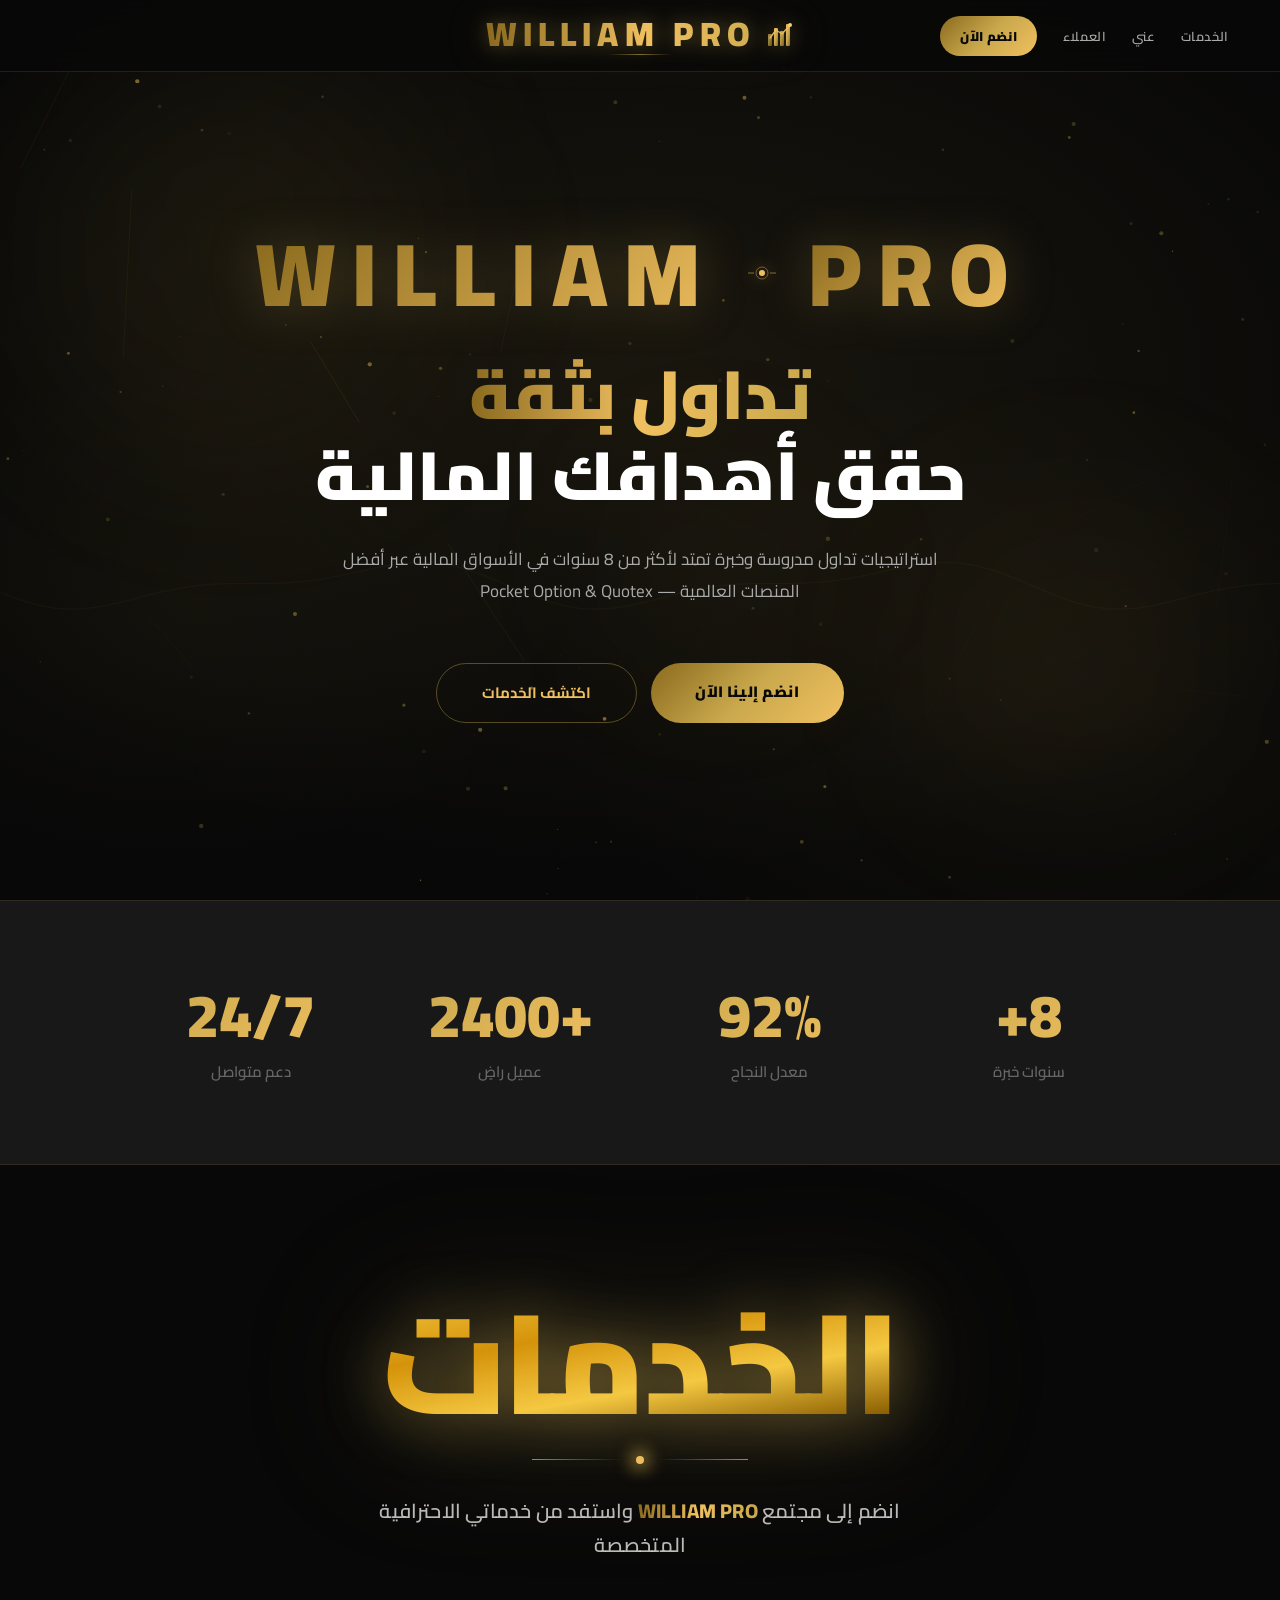
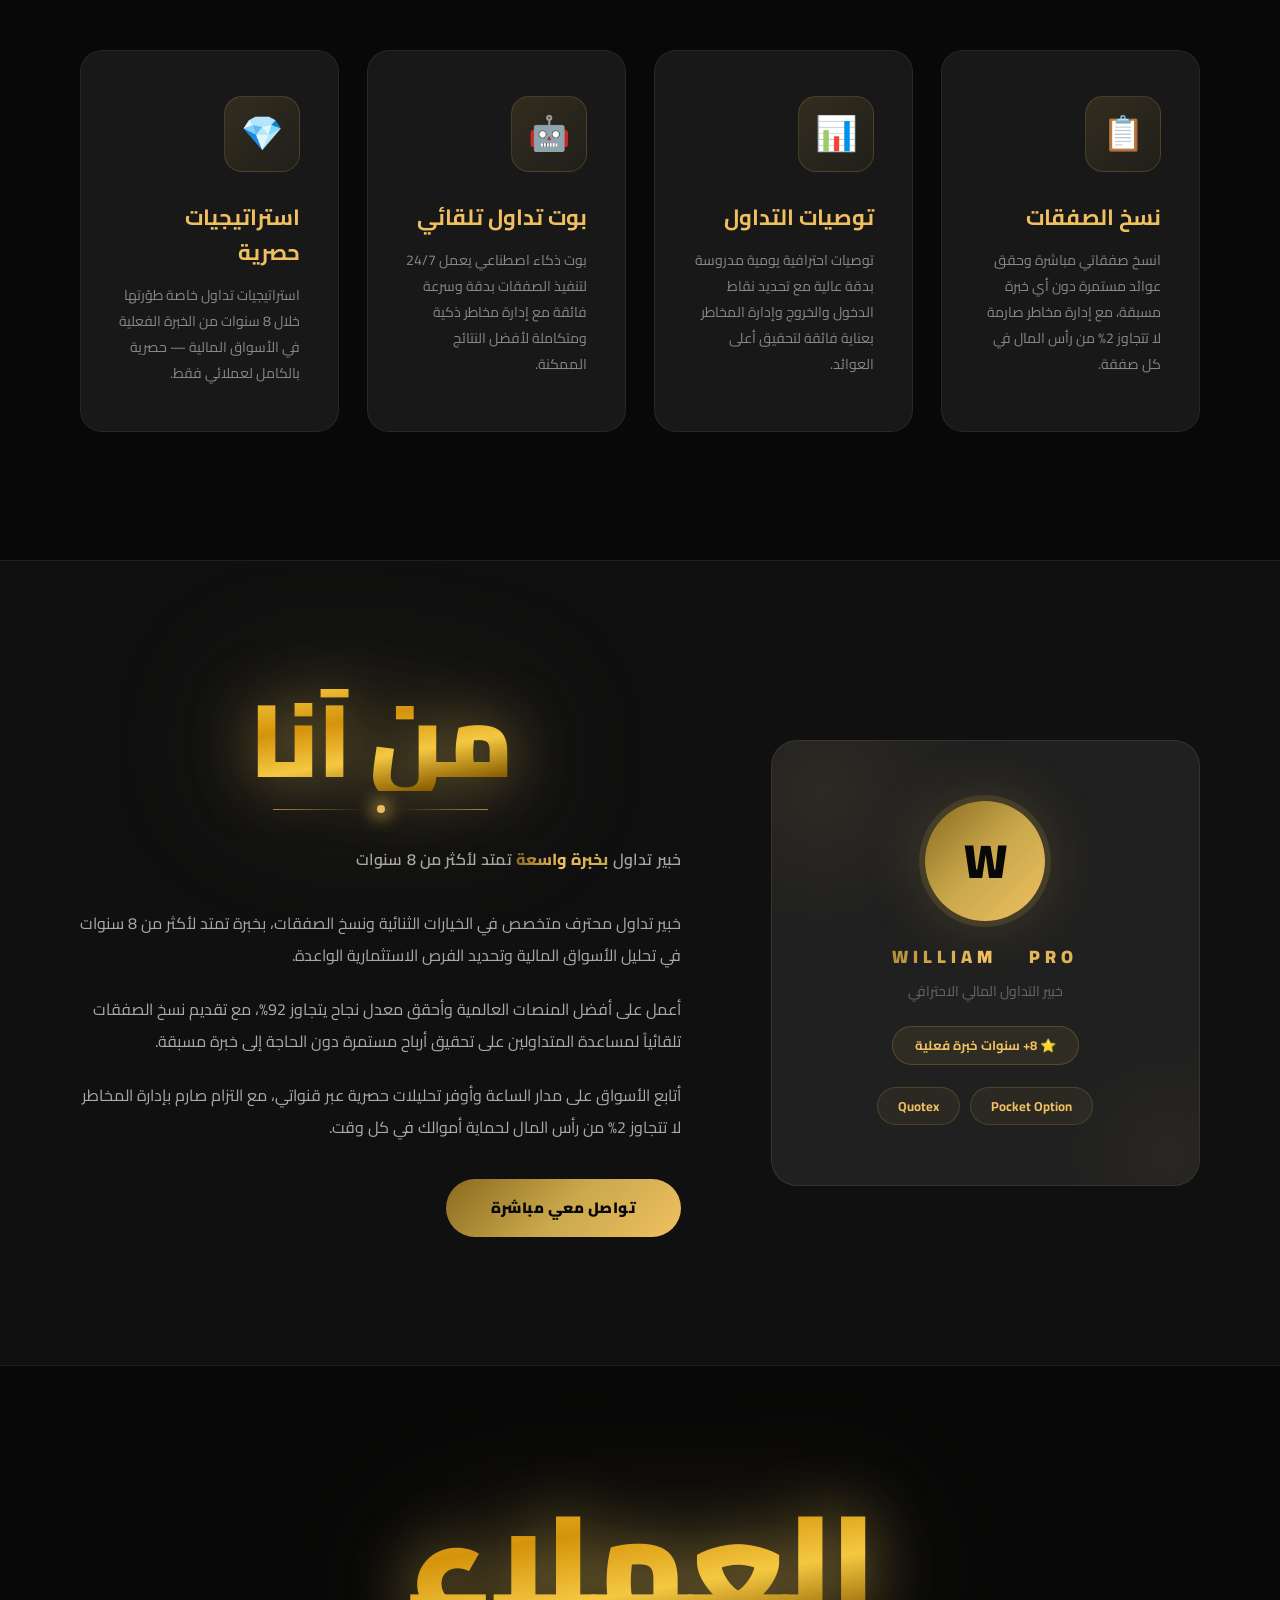
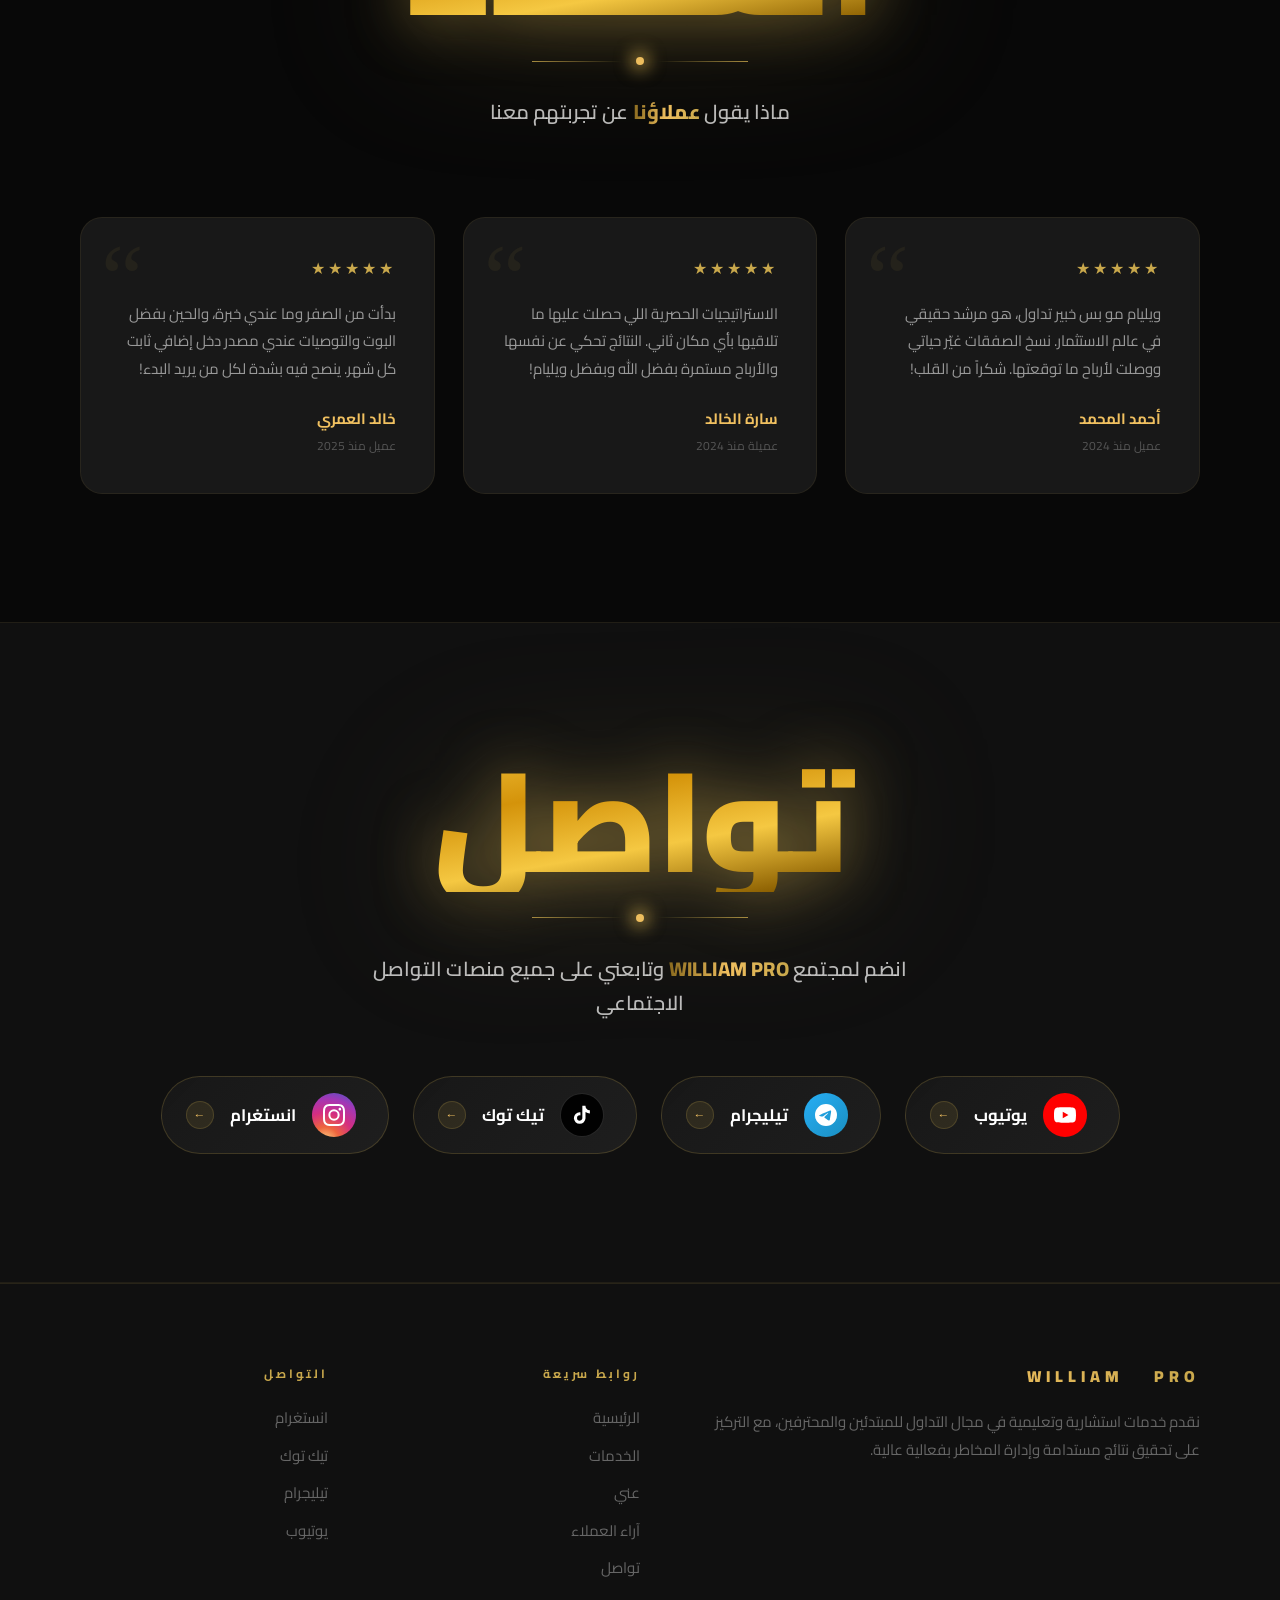
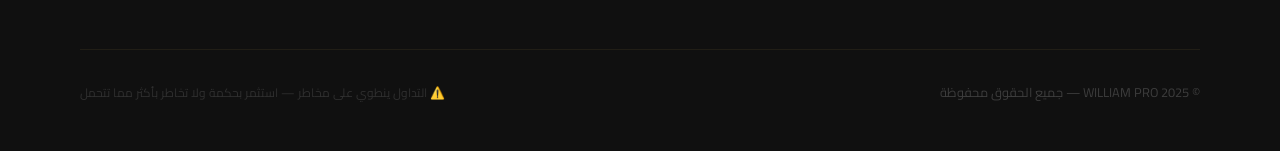
<file: william-pro (5).html>
<!DOCTYPE html>
<html lang="ar" dir="rtl">
<head>
<meta charset="UTF-8">
<meta name="viewport" content="width=device-width, initial-scale=1.0">
<title>W I L L I A M  P R O — خبير التداول الاحترافي</title>
<link href="https://fonts.googleapis.com/css2?family=Cairo:wght@300;400;600;700;900&display=swap" rel="stylesheet">
<style>
*,*::before,*::after{margin:0;padding:0;box-sizing:border-box;}
:root{
  --gold:#c9a84c;
  --gold-l:#f0c060;
  --gold-d:#8a6a1e;
  --black:#080808;
  --d1:#101010;
  --d2:#181818;
  --d3:#202020;
  --white:#ffffff;
  --gray:#aaaaaa;
  --gray2:#666666;
  --nav-h:72px;
}
html{scroll-behavior:smooth;}
body{
  font-family:'Cairo',sans-serif;
  background:var(--black);
  color:var(--white);
  direction:rtl;
  overflow-x:hidden;
  line-height:1.6;
}
::-webkit-scrollbar{width:4px;}
::-webkit-scrollbar-track{background:var(--d1);}
::-webkit-scrollbar-thumb{background:var(--gold-d);border-radius:4px;}

.gold-text{
  background:linear-gradient(90deg,var(--gold-d),var(--gold-l),var(--gold));
  -webkit-background-clip:text;-webkit-text-fill-color:transparent;
  background-clip:text;
}
.reveal{opacity:0;transform:translateY(36px);transition:opacity .75s ease,transform .75s ease;}
.reveal.left{transform:translateX(-36px);}
.reveal.right{transform:translateX(36px);}
.reveal.visible{opacity:1;transform:translate(0,0);}

/* ══════════════════════════════
   NAV — centered premium logo
══════════════════════════════ */
nav{
  position:fixed;top:0;left:0;right:0;
  height:var(--nav-h);z-index:900;
  background:rgba(8,8,8,.9);
  border-bottom:1px solid rgba(201,168,76,.15);
  backdrop-filter:blur(24px);
  display:grid;
  grid-template-columns:1fr auto 1fr;
  align-items:center;
  padding:0 clamp(16px,4vw,56px);
  transition:background .35s,box-shadow .35s;
}
nav.solid{
  background:rgba(8,8,8,.99);
  box-shadow:0 2px 40px rgba(0,0,0,.7);
}

/* ── LEFT: nav links ── */
.nav-left{
  display:flex;align-items:center;
  gap:clamp(12px,2vw,28px);
  list-style:none;
  justify-content:flex-start;
}
.nav-left a{
  color:#aaaaaa;text-decoration:none;
  font-size:clamp(12px,1vw,14px);font-weight:600;
  letter-spacing:.03em;
  transition:color .25s;white-space:nowrap;
}
.nav-left a:hover{color:var(--gold-l);}
.nav-btn{
  background:linear-gradient(135deg,var(--gold-d),var(--gold),var(--gold-l));
  color:#080808!important;font-weight:900!important;
  padding:8px 20px;border-radius:100px;
  font-size:clamp(12px,1vw,13px)!important;
  transition:box-shadow .3s,transform .3s!important;
  letter-spacing:.03em;
}
.nav-btn:hover{
  box-shadow:0 6px 24px rgba(201,168,76,.5)!important;
  transform:translateY(-2px)!important;
  color:#080808!important;
}

/* ── CENTER: premium logo ── */
.nav-logo{
  text-decoration:none;
  display:flex;flex-direction:column;
  align-items:center;justify-content:center;
  gap:0;
  position:relative;
  cursor:pointer;
  padding:4px 16px;
  /* Subtle background pill */
  border-radius:100px;
  transition:all .35s;
}
.nav-logo:hover .nav-logo-main{
  filter:
    drop-shadow(0 0 18px rgba(201,168,76,.7))
    drop-shadow(0 0 40px rgba(201,168,76,.35));
}

/* Main brand name row */
.nav-logo-main{
  display:flex;align-items:center;gap:10px;
  transition:filter .35s;
  filter:
    drop-shadow(0 0 10px rgba(201,168,76,.35))
    drop-shadow(0 0 24px rgba(201,168,76,.15));
}

/* Icon — trading chart SVG */
.nav-logo-icon{
  width:clamp(22px,2.4vw,28px);
  height:clamp(22px,2.4vw,28px);
  flex-shrink:0;
}

/* WILLIAM PRO text */
.nav-logo-text{
  font-family:'Cairo',sans-serif;
  font-size:clamp(22px,2.8vw,34px);
  font-weight:900;
  letter-spacing:0.18em;
  line-height:1;
  text-transform:uppercase;
  background:linear-gradient(
    90deg,
    #8a6a1e 0%,
    #f0c060 30%,
    #c9a84c 55%,
    #f5d070 75%,
    #8a6a1e 100%
  );
  background-size:200% auto;
  -webkit-background-clip:text;
  -webkit-text-fill-color:transparent;
  background-clip:text;
  animation:shimmerLogo 4s ease infinite;
}
@keyframes shimmerLogo{
  0%{background-position:0% center;}
  50%{background-position:100% center;}
  100%{background-position:0% center;}
}

/* Thin separator line under name */
.nav-logo-underline{
  display:block;
  width:clamp(40px,5vw,64px);
  height:1px;
  background:linear-gradient(90deg,transparent,rgba(201,168,76,.6),transparent);
  margin-top:3px;
}

/* ── RIGHT: burger (mobile only) ── */
.nav-right{
  display:flex;justify-content:flex-end;align-items:center;
}
.burger{
  display:none;flex-direction:column;gap:5px;
  cursor:pointer;padding:6px;
}
.burger span{
  display:block;width:24px;height:2px;
  background:var(--gold);border-radius:2px;transition:all .3s;
}
.burger.open span:nth-child(1){transform:translateY(7px) rotate(45deg);}
.burger.open span:nth-child(2){opacity:0;}
.burger.open span:nth-child(3){transform:translateY(-7px) rotate(-45deg);}

@keyframes shimmerLogo{0%,100%{background-position:0% center;}50%{background-position:100% center;}}

.mob-menu{
  display:none;position:fixed;
  top:var(--nav-h);left:0;right:0;
  background:rgba(8,8,8,.98);
  border-bottom:1px solid rgba(201,168,76,.15);
  backdrop-filter:blur(16px);
  padding:20px clamp(16px,4vw,64px) 28px;
  flex-direction:column;gap:2px;z-index:899;
}
.mob-menu.open{display:flex;}
.mob-menu a{
  color:#cccccc;text-decoration:none;
  font-size:16px;font-weight:600;
  padding:13px 0;
  border-bottom:1px solid rgba(201,168,76,.08);
  transition:color .25s;
}
.mob-menu a:hover{color:var(--gold-l);}
.mob-menu a:last-child{border-bottom:none;}

/* ══════════════════════════════
   HERO + DYNAMIC BACKGROUND
══════════════════════════════ */
.hero{
  min-height:100vh;
  display:flex;flex-direction:column;
  align-items:center;justify-content:center;
  text-align:center;
  padding:calc(var(--nav-h) + 60px) clamp(16px,5vw,80px) 80px;
  position:relative;overflow:hidden;
}

/* — Canvas sits behind everything — */
#bgCanvas{
  position:absolute;inset:0;
  width:100%;height:100%;
  z-index:0;pointer-events:none;
}

/* — Radial glow overlays — */
.hero-glow{
  position:absolute;inset:0;pointer-events:none;z-index:1;
  background:
    radial-gradient(ellipse 65% 55% at 50% 42%,rgba(201,168,76,.09) 0%,transparent 100%),
    radial-gradient(ellipse 40% 35% at 82% 76%,rgba(201,168,76,.05) 0%,transparent 100%),
    radial-gradient(ellipse 30% 28% at 14% 68%,rgba(201,168,76,.04) 0%,transparent 100%);
}

/* — Floating orbs — */
.orb{
  position:absolute;border-radius:50%;
  filter:blur(90px);pointer-events:none;z-index:1;
  animation:orbFloat 12s ease-in-out infinite;
}
.orb1{width:clamp(220px,32vw,460px);height:clamp(220px,32vw,460px);
  background:rgba(201,168,76,.06);top:5%;left:2%;animation-delay:0s;}
.orb2{width:clamp(160px,24vw,340px);height:clamp(160px,24vw,340px);
  background:rgba(201,168,76,.045);bottom:10%;right:4%;animation-delay:6s;}
.orb3{width:clamp(100px,16vw,220px);height:clamp(100px,16vw,220px);
  background:rgba(201,168,76,.035);top:52%;left:48%;animation-delay:3s;}
@keyframes orbFloat{0%,100%{transform:translateY(0) scale(1);}50%{transform:translateY(-36px) scale(1.07);}}

.hero-content{position:relative;z-index:2;max-width:880px;width:100%;}

@keyframes fadeDown{from{opacity:0;transform:translateY(-22px);}to{opacity:1;transform:translateY(0);}}
@keyframes fadeUp{from{opacity:0;transform:translateY(30px);}to{opacity:1;transform:translateY(0);}}

/* ══════════════════════════════
   HERO NAME — clean, bold, perfectly laid out
══════════════════════════════ */
.hero-name-wrap{
  display:flex;
  flex-direction:column;
  align-items:center;
  margin-bottom:clamp(20px,3vw,36px);
  animation:fadeUp .9s ease .15s both;
}
.hero-name-line{
  display:flex;
  align-items:center;
  justify-content:center;
  gap:clamp(16px,2.5vw,32px);
  flex-wrap:nowrap;
  direction:ltr; /* Force WILLIAM then PRO regardless of page RTL */
}
/* Each word */
.hero-name-wrap .hn-word{
  font-family:'Cairo',sans-serif;
  font-size:clamp(36px,7vw,96px);
  font-weight:900;
  letter-spacing:clamp(6px,1.5vw,16px);
  line-height:1;
  background:linear-gradient(135deg,var(--gold-d) 0%,var(--gold-l) 40%,var(--gold) 68%,var(--gold-l) 100%);
  background-size:300% auto;
  -webkit-background-clip:text;-webkit-text-fill-color:transparent;background-clip:text;
  animation:shimmer 5s ease 1.5s infinite;
  text-transform:uppercase;
  -webkit-font-smoothing:antialiased;
  filter:drop-shadow(0 0 24px rgba(201,168,76,.25));
}
/* Elegant SVG separator between WILLIAM & PRO */
.hn-sep{
  display:flex;align-items:center;justify-content:center;
  flex-shrink:0;
  filter:drop-shadow(0 0 8px rgba(201,168,76,.6));
  animation:pulseSep 3s ease-in-out infinite;
}
@keyframes pulseSep{
  0%,100%{filter:drop-shadow(0 0 8px rgba(201,168,76,.5));}
  50%{filter:drop-shadow(0 0 18px rgba(201,168,76,.9));}
}
@keyframes shimmer{0%,100%{background-position:0% center;}50%{background-position:100% center;}}

.hero-title{
  font-size:clamp(28px,5.5vw,68px);
  font-weight:900;line-height:1.18;
  margin-bottom:clamp(16px,2.5vw,28px);
  animation:fadeUp .9s ease .3s both;
  /* No pseudo-elements, no extra decorations */
  position:relative;
}
.hero-title::before,
.hero-title::after{
  display:none !important;
  content:none !important;
}
.hero-title .gold-text::before,
.hero-title .gold-text::after{
  display:none !important;
  content:none !important;
}
.hero-sub{
  font-size:clamp(14px,1.5vw,17px);
  color:var(--gray);line-height:1.9;
  margin:0 auto clamp(36px,4.5vw,56px);
  max-width:640px;
  animation:fadeUp .9s ease .45s both;
}
.hero-btns{
  display:flex;flex-wrap:wrap;gap:14px;justify-content:center;
  animation:fadeUp .9s ease .6s both;
}
.btn-primary{
  background:linear-gradient(135deg,var(--gold-d),var(--gold),var(--gold-l));
  color:#080808;font-family:'Cairo',sans-serif;
  font-size:clamp(13px,1.3vw,15px);font-weight:900;
  padding:clamp(13px,1.6vw,17px) clamp(28px,3.5vw,48px);
  border-radius:100px;border:none;cursor:pointer;
  text-decoration:none;display:inline-block;
  transition:transform .3s,box-shadow .3s;letter-spacing:.5px;
}
.btn-primary:hover{transform:translateY(-5px);box-shadow:0 18px 50px rgba(201,168,76,.48);}
.btn-secondary{
  background:transparent;color:var(--gold-l);
  font-family:'Cairo',sans-serif;
  font-size:clamp(13px,1.3vw,15px);font-weight:700;
  padding:clamp(13px,1.6vw,17px) clamp(28px,3.5vw,48px);
  border-radius:100px;border:1px solid rgba(201,168,76,.4);
  cursor:pointer;text-decoration:none;display:inline-block;
  transition:all .3s;
}
.btn-secondary:hover{background:rgba(201,168,76,.1);border-color:var(--gold);transform:translateY(-5px);}

/* ══════════════════════════════
   STATS
══════════════════════════════ */
.stats{
  background:var(--d2);
  border-top:1px solid rgba(201,168,76,.13);
  border-bottom:1px solid rgba(201,168,76,.13);
  padding:clamp(48px,7vw,80px) clamp(16px,5vw,64px);
}
.stats-grid{
  display:grid;
  grid-template-columns:repeat(4,1fr);
  gap:clamp(16px,3vw,48px);
  max-width:1000px;margin:0 auto;text-align:center;
}
.stat-val{
  display:block;
  font-size:clamp(40px,5.5vw,60px);
  font-weight:900;line-height:1.15;
  background:linear-gradient(135deg,var(--gold),var(--gold-l));
  -webkit-background-clip:text;-webkit-text-fill-color:transparent;background-clip:text;
}
.stat-lbl{font-size:clamp(12px,1.2vw,15px);color:var(--gray2);margin-top:10px;font-weight:600;}

/* ══════════════════════════════
   SECTION COMMONS
══════════════════════════════ */
.sec{padding:clamp(80px,10vw,130px) clamp(16px,5vw,64px);}
.sec-inner{max-width:1120px;margin:0 auto;}
/* ══════════════════════════════
   SECTION HEADERS — HUGE glowing gold like reference image
══════════════════════════════ */
.sec-head{
  margin-bottom:clamp(52px,7vw,88px);
  text-align:center;
}
.sec-head.align-right{ text-align:right; }

/* ── GIANT display title (Arabic) ── */
.sec-big-title{
  display:block;
  font-family:'Cairo',sans-serif;
  font-size:clamp(72px,11vw,160px);
  font-weight:900;
  line-height:1.0;
  letter-spacing:-.02em;
  background:linear-gradient(
    170deg,
    #fff8dc 0%,
    #f5c842 15%,
    #d4930a 38%,
    #f5c842 58%,
    #8a5e00 78%,
    #f0c060 100%
  );
  -webkit-background-clip:text;
  -webkit-text-fill-color:transparent;
  background-clip:text;
  filter:
    drop-shadow(0 0 30px rgba(201,168,76,.6))
    drop-shadow(0 0 70px rgba(201,168,76,.25));
  -webkit-font-smoothing:antialiased;
  margin-bottom:clamp(14px,2vw,22px);
}

/* ── Gold separator with glowing dot ── */
.sec-sep{
  display:flex;
  align-items:center;
  justify-content:center;
  gap:14px;
  margin:0 auto clamp(18px,2.5vw,30px);
}
.sec-sep::before,
.sec-sep::after{
  content:'';
  display:block;
  height:1px;
  width:clamp(50px,7vw,110px);
  background:linear-gradient(90deg,transparent,rgba(201,168,76,.8));
}
.sec-sep::after{
  background:linear-gradient(90deg,rgba(201,168,76,.8),transparent);
}
.sec-sep-dot{
  width:8px;height:8px;
  border-radius:50%;
  background:var(--gold-l);
  box-shadow:0 0 16px 6px rgba(201,168,76,.6);
  flex-shrink:0;
}
/* Never let sec-sep appear inside hero */
.hero .sec-sep{ display:none !important; }
.hero .sec-sep-dot{ display:none !important; }

/* ── Subtitle text ── */
.sec-subtitle{
  font-size:clamp(14px,1.6vw,20px);
  font-weight:600;
  color:rgba(255,255,255,.72);
  letter-spacing:.01em;
  max-width:600px;
  margin:0 auto;
  line-height:1.7;
}
.sec-subtitle .gold-text{
  font-weight:800;
}

/* ── Sidebar title used in About section ── */
.sec-tag{ display:none; }
.sec-title{
  font-size:clamp(26px,3.2vw,40px);
  font-weight:900;line-height:1.2;
  color:var(--white);margin-bottom:0;
}
.sec-line{
  display:block;height:3px;width:56px;
  border-radius:3px;
  background:linear-gradient(90deg,var(--gold),var(--gold-l));
  margin-top:18px;
}
.sec-line.center{margin-left:auto;margin-right:auto;}
.sec-desc{
  font-size:clamp(14px,1.4vw,17px);
  color:var(--gray);line-height:1.9;
  max-width:600px;margin-top:20px;
}
.sec-desc.center{margin-left:auto;margin-right:auto;text-align:center;}

/* ══════════════════════════════
   SERVICES
══════════════════════════════ */
.services-grid{
  display:grid;
  grid-template-columns:repeat(auto-fit,minmax(240px,1fr));
  gap:clamp(16px,2.2vw,28px);
}
.svc-card{
  background:var(--d2);
  border:1px solid rgba(201,168,76,.1);
  border-radius:22px;
  padding:clamp(32px,3.5vw,50px) clamp(24px,3vw,38px);
  position:relative;overflow:hidden;
  transition:transform .4s cubic-bezier(.165,.84,.44,1),border-color .4s,box-shadow .4s;
  cursor:default;
}
.svc-card::before{
  content:'';position:absolute;top:0;left:0;right:0;
  height:3px;
  background:linear-gradient(90deg,var(--gold-d),var(--gold-l));
  transform:scaleX(0);transform-origin:right;
  transition:transform .45s cubic-bezier(.165,.84,.44,1);
}
.svc-card::after{
  content:'';position:absolute;inset:0;
  background:radial-gradient(ellipse at 50% 0%,rgba(201,168,76,.07) 0%,transparent 65%);
  opacity:0;transition:opacity .4s;
}
.svc-card:hover{transform:translateY(-12px);border-color:rgba(201,168,76,.35);box-shadow:0 28px 64px rgba(201,168,76,.11);}
.svc-card:hover::before{transform:scaleX(1);transform-origin:left;}
.svc-card:hover::after{opacity:1;}
.svc-icon{
  width:clamp(60px,6vw,76px);height:clamp(60px,6vw,76px);
  border-radius:18px;
  background:linear-gradient(135deg,rgba(201,168,76,.15),rgba(201,168,76,.05));
  border:1px solid rgba(201,168,76,.2);
  display:flex;align-items:center;justify-content:center;
  font-size:clamp(26px,3vw,34px);
  margin-bottom:clamp(20px,2.5vw,28px);
  position:relative;z-index:1;
  transition:all .4s;
}
.svc-card:hover .svc-icon{
  background:linear-gradient(135deg,rgba(201,168,76,.26),rgba(201,168,76,.1));
  box-shadow:0 8px 28px rgba(201,168,76,.22);
}
.svc-title{
  font-size:clamp(17px,1.8vw,22px);font-weight:700;
  color:var(--gold-l);margin-bottom:12px;
  position:relative;z-index:1;
}
.svc-desc{
  font-size:clamp(13px,1.1vw,15px);color:#888888;
  line-height:1.85;position:relative;z-index:1;
}

/* ══════════════════════════════
   ABOUT
══════════════════════════════ */
.about-bg{
  background:var(--d1);
  border-top:1px solid rgba(201,168,76,.09);
  border-bottom:1px solid rgba(201,168,76,.09);
}
.about-layout{
  display:grid;
  grid-template-columns:1fr 1.4fr;
  gap:clamp(44px,7vw,96px);
  align-items:center;
}
.about-card{
  background:var(--d3);
  border:1px solid rgba(201,168,76,.15);
  border-radius:26px;
  padding:clamp(40px,5vw,60px) clamp(30px,4vw,48px);
  text-align:center;position:relative;overflow:hidden;
}
.about-card::before{
  content:'';position:absolute;
  top:-90px;left:-90px;width:280px;height:280px;
  background:radial-gradient(circle,rgba(201,168,76,.07) 0%,transparent 70%);
  animation:pulse 5s ease-in-out infinite;
}
.about-card::after{
  content:'';position:absolute;
  bottom:-80px;right:-80px;width:220px;height:220px;
  background:radial-gradient(circle,rgba(201,168,76,.05) 0%,transparent 70%);
  animation:pulse 5s ease-in-out 2.5s infinite;
}
@keyframes pulse{0%,100%{transform:scale(1);opacity:.6;}50%{transform:scale(1.2);opacity:1;}}
.about-avatar{
  width:clamp(92px,11vw,120px);height:clamp(92px,11vw,120px);
  border-radius:50%;
  background:linear-gradient(135deg,var(--gold-d),var(--gold),var(--gold-l));
  display:flex;align-items:center;justify-content:center;
  margin:0 auto 22px;
  font-size:clamp(36px,5vw,48px);font-weight:900;color:#080808;
  position:relative;z-index:1;
  box-shadow:0 0 0 6px rgba(201,168,76,.14),0 0 64px rgba(201,168,76,.24);
}
.about-bname{
  font-size:clamp(14px,1.6vw,18px);font-weight:900;
  letter-spacing:5px;margin-bottom:8px;
  position:relative;z-index:1;
}
.about-role{font-size:14px;color:var(--gray2);position:relative;z-index:1;}
.about-badge{
  display:inline-flex;align-items:center;gap:8px;
  background:rgba(201,168,76,.09);
  border:1px solid rgba(201,168,76,.24);
  border-radius:100px;padding:8px 22px;
  margin-top:24px;font-size:13px;color:var(--gold-l);font-weight:700;
  position:relative;z-index:1;
}
.plat-row{
  display:flex;gap:10px;flex-wrap:wrap;
  justify-content:center;margin-top:22px;
  position:relative;z-index:1;
}
.plat-pill{
  background:rgba(201,168,76,.07);
  border:1px solid rgba(201,168,76,.2);
  color:var(--gold-l);font-size:13px;font-weight:700;
  padding:8px 20px;border-radius:100px;
}
.about-text p{
  font-size:clamp(14px,1.35vw,16px);color:#aaaaaa;
  line-height:2;margin-bottom:22px;
}
.about-text p:last-of-type{margin-bottom:36px;}

/* ══════════════════════════════
   TESTIMONIALS
══════════════════════════════ */
.testi-grid{
  display:grid;
  grid-template-columns:repeat(auto-fit,minmax(270px,1fr));
  gap:clamp(16px,2.2vw,28px);
}
.testi-card{
  background:var(--d2);border:1px solid rgba(201,168,76,.09);
  border-radius:22px;padding:clamp(26px,3vw,38px);
  position:relative;overflow:hidden;
  transition:transform .35s,border-color .35s,box-shadow .35s;
}
.testi-card::before{
  content:'\201C';position:absolute;top:12px;left:20px;
  font-size:96px;color:rgba(201,168,76,.07);
  font-family:Georgia,serif;line-height:1;
}
.testi-card:hover{
  transform:translateY(-7px);
  border-color:rgba(201,168,76,.3);
  box-shadow:0 22px 54px rgba(201,168,76,.1);
}
.testi-stars{color:var(--gold);font-size:16px;letter-spacing:3px;margin-bottom:18px;}
.testi-text{
  font-size:clamp(13px,1.2vw,15px);color:#999999;
  line-height:1.85;margin-bottom:24px;position:relative;z-index:1;
}
.testi-name{font-size:15px;font-weight:700;color:var(--gold-l);}
.testi-date{font-size:12px;color:#555555;margin-top:5px;}

/* ══════════════════════════════
   CONTACT
══════════════════════════════ */
.contact-wrap{
  background:var(--d1);
  border-top:1px solid rgba(201,168,76,.09);
  border-bottom:1px solid rgba(201,168,76,.09);
}
.contact-desc{
  font-size:clamp(14px,1.4vw,17px);color:var(--gray);line-height:1.9;
  max-width:560px;margin:28px auto 52px;text-align:center;
}
.social-grid{
  display:flex;flex-wrap:wrap;gap:clamp(14px,2vw,24px);justify-content:center;
}
/* New social button with icon + label + arrow */
.soc-btn{
  display:flex;align-items:center;gap:clamp(10px,1.5vw,16px);
  background:linear-gradient(135deg,rgba(24,24,24,.95),rgba(32,32,32,.9));
  border:1px solid rgba(201,168,76,.22);
  border-radius:100px;
  padding:clamp(12px,1.5vw,16px) clamp(20px,2.5vw,32px) clamp(12px,1.5vw,16px) clamp(16px,2vw,24px);
  color:var(--white);font-family:'Cairo',sans-serif;
  font-size:clamp(14px,1.3vw,17px);font-weight:700;
  text-decoration:none;
  position:relative;overflow:hidden;
  transition:all .38s cubic-bezier(.165,.84,.44,1);
  min-width:clamp(160px,18vw,200px);
}
.soc-btn::before{
  content:'';position:absolute;inset:0;
  background:linear-gradient(135deg,rgba(201,168,76,.08),transparent);
  opacity:0;transition:opacity .38s;
}
.soc-btn:hover{
  border-color:rgba(201,168,76,.55);
  transform:translateY(-6px);
  box-shadow:0 16px 44px rgba(201,168,76,.2),0 0 0 1px rgba(201,168,76,.15);
}
.soc-btn:hover::before{opacity:1;}
/* Platform-specific glow colors on hover */
.soc-btn.yt:hover{ box-shadow:0 16px 44px rgba(255,0,0,.2),0 0 0 1px rgba(255,80,80,.2); border-color:rgba(255,80,80,.4);}
.soc-btn.tg:hover{ box-shadow:0 16px 44px rgba(39,174,245,.2),0 0 0 1px rgba(39,174,245,.2); border-color:rgba(39,174,245,.4);}
.soc-btn.tt:hover{ box-shadow:0 16px 44px rgba(255,255,255,.12),0 0 0 1px rgba(255,255,255,.2); border-color:rgba(255,255,255,.3);}
.soc-btn.ig:hover{ box-shadow:0 16px 44px rgba(225,48,108,.2),0 0 0 1px rgba(225,48,108,.2); border-color:rgba(225,48,108,.4);}

.soc-ico-wrap{
  width:clamp(36px,4vw,44px);height:clamp(36px,4vw,44px);
  border-radius:50%;
  display:flex;align-items:center;justify-content:center;
  flex-shrink:0;
  transition:transform .38s;
}
.soc-btn:hover .soc-ico-wrap{ transform:scale(1.12) rotate(-5deg); }
.soc-ico-wrap svg{ width:clamp(18px,2.2vw,22px);height:clamp(18px,2.2vw,22px); }

/* Icon backgrounds */
.soc-btn.yt  .soc-ico-wrap{ background:#ff0000; }
.soc-btn.tg  .soc-ico-wrap{ background:linear-gradient(135deg,#27AEF5,#1a8fc1); }
.soc-btn.tt  .soc-ico-wrap{ background:#010101; border:1px solid rgba(255,255,255,.15); }
.soc-btn.ig  .soc-ico-wrap{ background:radial-gradient(circle at 30% 110%,#ffdb8b 0%,#ee653d 25%,#d42e81 50%,#a237b6 75%,#3e5bc7 100%); }

.soc-label{ flex:1; color:var(--white); }
.soc-arrow{
  width:28px;height:28px;border-radius:50%;
  background:rgba(201,168,76,.12);
  border:1px solid rgba(201,168,76,.2);
  display:flex;align-items:center;justify-content:center;
  flex-shrink:0;font-size:12px;color:var(--gold-l);
  transition:all .38s;
}
.soc-btn:hover .soc-arrow{
  background:rgba(201,168,76,.25);
  transform:translateX(-4px);
}

/* ══════════════════════════════
   FOOTER
══════════════════════════════ */
footer{
  background:var(--d1);
  border-top:1px solid rgba(201,168,76,.13);
  padding:clamp(52px,7vw,80px) clamp(16px,5vw,64px) clamp(28px,4vw,48px);
}
.footer-inner{
  max-width:1120px;margin:0 auto;
  display:grid;grid-template-columns:2fr 1fr 1fr;
  gap:clamp(32px,5vw,80px);margin-bottom:clamp(36px,5vw,56px);
}
.f-logo{
  font-size:clamp(13px,1.5vw,16px);font-weight:900;
  letter-spacing:5px;margin-bottom:18px;display:block;
}
.f-desc{font-size:clamp(13px,1.2vw,15px);color:var(--gray2);line-height:1.9;}
.f-head{
  font-size:12px;font-weight:700;color:var(--gold);
  letter-spacing:3px;text-transform:uppercase;margin-bottom:22px;
}
.f-links{list-style:none;}
.f-links li{margin-bottom:12px;}
.f-links a{
  color:var(--gray2);text-decoration:none;
  font-size:clamp(13px,1.2vw,15px);transition:color .25s;
}
.f-links a:hover{color:var(--gold-l);}
.footer-bottom{
  max-width:1120px;margin:0 auto;
  border-top:1px solid rgba(201,168,76,.09);
  padding-top:clamp(22px,3vw,32px);
  display:flex;flex-wrap:wrap;
  justify-content:space-between;align-items:center;gap:12px;
}
.f-copy{font-size:clamp(11px,1vw,13px);color:#3d3d3d;}
.f-disc{font-size:clamp(10px,.95vw,12px);color:#2f2f2f;}

/* ══════════════════════════════
   RESPONSIVE
══════════════════════════════ */
@media(max-width:900px){
  .stats-grid{grid-template-columns:repeat(2,1fr);}
  .about-layout{grid-template-columns:1fr;}
  .footer-inner{grid-template-columns:1fr 1fr;}
}
@media(max-width:680px){
  .nav-left{display:none;}
  .burger{display:flex;}
  nav{grid-template-columns:auto 1fr auto;}
  .nav-logo{order:2;margin:0 auto;}
  .nav-right{order:3;}
  .footer-inner{grid-template-columns:1fr;}
  .footer-bottom{flex-direction:column;text-align:center;}
}
@media(max-width:420px){
  .hero-btns{flex-direction:column;align-items:center;}
  .btn-primary,.btn-secondary{width:100%;max-width:290px;text-align:center;}
  .social-grid{flex-direction:column;align-items:center;}
  .soc-btn{width:100%;max-width:320px;justify-content:center;}
  .stats-grid{grid-template-columns:repeat(2,1fr);}
}
</style>
</head>
<body>

<!-- ═══ NAV ═══ -->
<nav id="nav">

  <!-- LEFT: nav links -->
  <ul class="nav-left">
    <li><a href="#services">الخدمات</a></li>
    <li><a href="#about">عني</a></li>
    <li><a href="#testimonials">العملاء</a></li>
    <li><a href="#contact" class="nav-btn">انضم الآن</a></li>
  </ul>

  <!-- CENTER: premium brand logo -->
  <a class="nav-logo" href="#">
    <div class="nav-logo-main">
      <!-- Trading chart icon -->
      <svg class="nav-logo-icon" viewBox="0 0 28 28" fill="none" xmlns="http://www.w3.org/2000/svg">
        <defs>
          <linearGradient id="iconGrad" x1="0%" y1="0%" x2="100%" y2="100%">
            <stop offset="0%" stop-color="#f0c060"/>
            <stop offset="50%" stop-color="#c9a84c"/>
            <stop offset="100%" stop-color="#8a6a1e"/>
          </linearGradient>
        </defs>
        <!-- Bar chart bars -->
        <rect x="2" y="14" width="4" height="12" rx="1" fill="url(#iconGrad)" opacity=".7"/>
        <rect x="8" y="8"  width="4" height="18" rx="1" fill="url(#iconGrad)"/>
        <rect x="14" y="11" width="4" height="15" rx="1" fill="url(#iconGrad)" opacity=".85"/>
        <rect x="20" y="4"  width="4" height="22" rx="1" fill="url(#iconGrad)"/>
        <!-- Trend line -->
        <polyline points="4,18 10,10 16,14 24,5" stroke="#f0c060" stroke-width="1.5" stroke-linecap="round" stroke-linejoin="round" fill="none" opacity=".9"/>
        <!-- Dot at peak -->
        <circle cx="24" cy="5" r="2" fill="#f5d070"/>
      </svg>
      <span class="nav-logo-text">WILLIAM PRO</span>
    </div>
    <span class="nav-logo-underline"></span>
  </a>

  <!-- RIGHT: burger (mobile) -->
  <div class="nav-right">
    <div class="burger" id="burger" onclick="toggleMenu()">
      <span></span><span></span><span></span>
    </div>
  </div>

</nav>

<div class="mob-menu" id="mobMenu">
  <a href="#services" onclick="closeMenu()">الخدمات</a>
  <a href="#about" onclick="closeMenu()">عني</a>
  <a href="#testimonials" onclick="closeMenu()">آراء العملاء</a>
  <a href="#contact" onclick="closeMenu()">تواصل معي</a>
</div>

<!-- ═══ HERO ═══ -->
<section class="hero" id="home">
  <!-- Dynamic canvas background -->
  <canvas id="bgCanvas"></canvas>

  <div class="hero-glow"></div>
  <div class="orb orb1"></div>
  <div class="orb orb2"></div>
  <div class="orb orb3"></div>

  <div class="hero-content">
    <div class="hero-name-wrap">
      <div class="hero-name-line">
        <span class="hn-word">WILLIAM</span>
        <span class="hn-sep">
          <svg width="28" height="28" viewBox="0 0 28 28" fill="none" xmlns="http://www.w3.org/2000/svg">
            <circle cx="14" cy="14" r="3" fill="#f0c060"/>
            <circle cx="14" cy="14" r="6" stroke="#c9a84c" stroke-width="1" fill="none" opacity=".5"/>
            <line x1="0" y1="14" x2="6" y2="14" stroke="#c9a84c" stroke-width="1" opacity=".6"/>
            <line x1="22" y1="14" x2="28" y2="14" stroke="#c9a84c" stroke-width="1" opacity=".6"/>
          </svg>
        </span>
        <span class="hn-word">PRO</span>
      </div>
    </div>
    <h1 class="hero-title">
      <span class="gold-text">تداول بثقة</span><br>حقق أهدافك المالية
    </h1>
    <p class="hero-sub">
      استراتيجيات تداول مدروسة وخبرة تمتد لأكثر من 8 سنوات في الأسواق المالية عبر أفضل المنصات العالمية — Pocket Option &amp; Quotex
    </p>
    <div class="hero-btns">
      <a href="#contact" class="btn-primary">انضم إلينا الآن</a>
      <a href="#services" class="btn-secondary">اكتشف الخدمات</a>
    </div>
  </div>
</section>

<!-- ═══ STATS ═══ -->
<div class="stats">
  <div class="stats-grid">
    <div class="reveal"><span class="stat-val">8+</span><div class="stat-lbl">سنوات خبرة</div></div>
    <div class="reveal"><span class="stat-val">92%</span><div class="stat-lbl">معدل النجاح</div></div>
    <div class="reveal"><span class="stat-val">+2400</span><div class="stat-lbl">عميل راضٍ</div></div>
    <div class="reveal"><span class="stat-val">24/7</span><div class="stat-lbl">دعم متواصل</div></div>
  </div>
</div>

<!-- ═══ SERVICES ═══ -->
<section class="sec" id="services">
  <div class="sec-inner">
    <div class="sec-head reveal">
      <h2 class="sec-big-title">الخدمات</h2>
      <div class="sec-sep"><span class="sec-sep-dot"></span></div>
      <p class="sec-subtitle">انضم إلى مجتمع <span class="gold-text">WILLIAM PRO</span> واستفد من خدماتي الاحترافية المتخصصة</p>
    </div>
    <div class="services-grid">
      <div class="svc-card reveal">
        <div class="svc-icon">📋</div>
        <div class="svc-title">نسخ الصفقات</div>
        <p class="svc-desc">انسخ صفقاتي مباشرة وحقق عوائد مستمرة دون أي خبرة مسبقة، مع إدارة مخاطر صارمة لا تتجاوز 2% من رأس المال في كل صفقة.</p>
      </div>
      <div class="svc-card reveal">
        <div class="svc-icon">📊</div>
        <div class="svc-title">توصيات التداول</div>
        <p class="svc-desc">توصيات احترافية يومية مدروسة بدقة عالية مع تحديد نقاط الدخول والخروج وإدارة المخاطر بعناية فائقة لتحقيق أعلى العوائد.</p>
      </div>
      <div class="svc-card reveal">
        <div class="svc-icon">🤖</div>
        <div class="svc-title">بوت تداول تلقائي</div>
        <p class="svc-desc">بوت ذكاء اصطناعي يعمل 24/7 لتنفيذ الصفقات بدقة وسرعة فائقة مع إدارة مخاطر ذكية ومتكاملة لأفضل النتائج الممكنة.</p>
      </div>
      <div class="svc-card reveal">
        <div class="svc-icon">💎</div>
        <div class="svc-title">استراتيجيات حصرية</div>
        <p class="svc-desc">استراتيجيات تداول خاصة طوّرتها خلال 8 سنوات من الخبرة الفعلية في الأسواق المالية — حصرية بالكامل لعملائي فقط.</p>
      </div>
    </div>
  </div>
</section>

<!-- ═══ ABOUT ═══ -->
<div class="about-bg" id="about">
  <section class="sec">
    <div class="sec-inner">
      <div class="about-layout">
        <div class="about-card reveal left">
          <div class="about-avatar">W</div>
          <div class="about-bname gold-text">WILLIAM <span style="font-size:.6em;opacity:.7;">✦</span> PRO</div>
          <div class="about-role">خبير التداول المالي الاحترافي</div>
          <div class="about-badge">⭐ 8+ سنوات خبرة فعلية</div>
          <div class="plat-row">
            <div class="plat-pill">Pocket Option</div>
            <div class="plat-pill">Quotex</div>
          </div>
        </div>
        <div class="about-text reveal right">
          <h2 class="sec-big-title" style="font-size:clamp(56px,8vw,110px);text-align:center;margin-bottom:14px;">من أنا</h2>
          <div class="sec-sep" style="justify-content:center;"><span class="sec-sep-dot"></span></div>
          <p class="sec-subtitle" style="text-align:right;margin:20px 0 32px;max-width:100%;">خبير تداول <span class="gold-text">بخبرة واسعة</span> تمتد لأكثر من 8 سنوات</p>
          <p>خبير تداول محترف متخصص في الخيارات الثنائية ونسخ الصفقات، بخبرة تمتد لأكثر من 8 سنوات في تحليل الأسواق المالية وتحديد الفرص الاستثمارية الواعدة.</p>
          <p>أعمل على أفضل المنصات العالمية وأحقق معدل نجاح يتجاوز 92%، مع تقديم نسخ الصفقات تلقائياً لمساعدة المتداولين على تحقيق أرباح مستمرة دون الحاجة إلى خبرة مسبقة.</p>
          <p>أتابع الأسواق على مدار الساعة وأوفر تحليلات حصرية عبر قنواتي، مع التزام صارم بإدارة المخاطر لا تتجاوز 2% من رأس المال لحماية أموالك في كل وقت.</p>
          <a href="#contact" class="btn-primary">تواصل معي مباشرة</a>
        </div>
      </div>
    </div>
  </section>
</div>

<!-- ═══ TESTIMONIALS ═══ -->
<section class="sec" id="testimonials">
  <div class="sec-inner">
    <div class="sec-head reveal">
      <h2 class="sec-big-title">العملاء</h2>
      <div class="sec-sep"><span class="sec-sep-dot"></span></div>
      <p class="sec-subtitle">ماذا يقول <span class="gold-text">عملاؤنا</span> عن تجربتهم معنا</p>
    </div>
    <div class="testi-grid">
      <div class="testi-card reveal">
        <div class="testi-stars">★★★★★</div>
        <p class="testi-text">ويليام مو بس خبير تداول، هو مرشد حقيقي في عالم الاستثمار. نسخ الصفقات غيّر حياتي ووصلت لأرباح ما توقعتها. شكراً من القلب!</p>
        <div class="testi-name">أحمد المحمد</div>
        <div class="testi-date">عميل منذ 2024</div>
      </div>
      <div class="testi-card reveal">
        <div class="testi-stars">★★★★★</div>
        <p class="testi-text">الاستراتيجيات الحصرية اللي حصلت عليها ما تلاقيها بأي مكان ثاني. النتائج تحكي عن نفسها والأرباح مستمرة بفضل الله وبفضل ويليام!</p>
        <div class="testi-name">سارة الخالد</div>
        <div class="testi-date">عميلة منذ 2024</div>
      </div>
      <div class="testi-card reveal">
        <div class="testi-stars">★★★★★</div>
        <p class="testi-text">بدأت من الصفر وما عندي خبرة، والحين بفضل البوت والتوصيات عندي مصدر دخل إضافي ثابت كل شهر. ينصح فيه بشدة لكل من يريد البدء!</p>
        <div class="testi-name">خالد العمري</div>
        <div class="testi-date">عميل منذ 2025</div>
      </div>
    </div>
  </div>
</section>

<!-- ═══ CONTACT ═══ -->
<div class="contact-wrap" id="contact">
  <section class="sec">
    <div class="sec-inner" style="text-align:center;">
      <div class="reveal">
        <h2 class="sec-big-title">تواصل</h2>
        <div class="sec-sep"><span class="sec-sep-dot"></span></div>
        <p class="sec-subtitle">انضم لمجتمع <span class="gold-text">WILLIAM PRO</span> وتابعني على جميع منصات التواصل الاجتماعي</p>
      </div>
      <div class="social-grid reveal" style="margin-top:clamp(36px,5vw,56px);">
        <!-- YouTube -->
        <a class="soc-btn yt" href="https://youtube.com/@wproo_5?si=Vtdt3jMx1uwLoNUk" target="_blank" rel="noopener">
          <span class="soc-ico-wrap">
            <svg viewBox="0 0 24 24" fill="white" xmlns="http://www.w3.org/2000/svg">
              <path d="M23.498 6.186a3.016 3.016 0 0 0-2.122-2.136C19.505 3.545 12 3.545 12 3.545s-7.505 0-9.377.505A3.017 3.017 0 0 0 .502 6.186C0 8.07 0 12 0 12s0 3.93.502 5.814a3.016 3.016 0 0 0 2.122 2.136c1.871.505 9.376.505 9.376.505s7.505 0 9.377-.505a3.015 3.015 0 0 0 2.122-2.136C24 15.93 24 12 24 12s0-3.93-.502-5.814zM9.545 15.568V8.432L15.818 12l-6.273 3.568z"/>
            </svg>
          </span>
          <span class="soc-label">يوتيوب</span>
          <span class="soc-arrow">←</span>
        </a>
        <!-- Telegram -->
        <a class="soc-btn tg" href="https://t.me/wprooo_5" target="_blank" rel="noopener">
          <span class="soc-ico-wrap">
            <svg viewBox="0 0 24 24" fill="white" xmlns="http://www.w3.org/2000/svg">
              <path d="M11.944 0A12 12 0 0 0 0 12a12 12 0 0 0 12 12 12 12 0 0 0 12-12A12 12 0 0 0 12 0a12 12 0 0 0-.056 0zm4.962 7.224c.1-.002.321.023.465.14a.506.506 0 0 1 .171.325c.016.093.036.306.02.472-.18 1.898-.962 6.502-1.36 8.627-.168.9-.499 1.201-.82 1.23-.696.065-1.225-.46-1.9-.902-1.056-.693-1.653-1.124-2.678-1.8-1.185-.78-.417-1.21.258-1.91.177-.184 3.247-2.977 3.307-3.23.007-.032.014-.15-.056-.212s-.174-.041-.249-.024c-.106.024-1.793 1.14-5.061 3.345-.48.33-.913.49-1.302.48-.428-.008-1.252-.241-1.865-.44-.752-.245-1.349-.374-1.297-.789.027-.216.325-.437.893-.663 3.498-1.524 5.83-2.529 6.998-3.014 3.332-1.386 4.025-1.627 4.476-1.635z"/>
            </svg>
          </span>
          <span class="soc-label">تيليجرام</span>
          <span class="soc-arrow">←</span>
        </a>
        <!-- TikTok -->
        <a class="soc-btn tt" href="https://www.tiktok.com/@wproo_5" target="_blank" rel="noopener">
          <span class="soc-ico-wrap">
            <svg viewBox="0 0 24 24" fill="white" xmlns="http://www.w3.org/2000/svg">
              <path d="M19.59 6.69a4.83 4.83 0 0 1-3.77-4.25V2h-3.45v13.67a2.89 2.89 0 0 1-2.88 2.5 2.89 2.89 0 0 1-2.89-2.89 2.89 2.89 0 0 1 2.89-2.89c.28 0 .54.04.79.1V9.01a6.33 6.33 0 0 0-.79-.05 6.34 6.34 0 0 0-6.34 6.34 6.34 6.34 0 0 0 6.34 6.34 6.34 6.34 0 0 0 6.33-6.34V8.73a8.16 8.16 0 0 0 4.77 1.52V6.79a4.85 4.85 0 0 1-1-.1z"/>
            </svg>
          </span>
          <span class="soc-label">تيك توك</span>
          <span class="soc-arrow">←</span>
        </a>
        <!-- Instagram -->
        <a class="soc-btn ig" href="https://www.instagram.com/wproo_5" target="_blank" rel="noopener">
          <span class="soc-ico-wrap">
            <svg viewBox="0 0 24 24" fill="white" xmlns="http://www.w3.org/2000/svg">
              <path d="M12 2.163c3.204 0 3.584.012 4.85.07 3.252.148 4.771 1.691 4.919 4.919.058 1.265.069 1.645.069 4.849 0 3.205-.012 3.584-.069 4.849-.149 3.225-1.664 4.771-4.919 4.919-1.266.058-1.644.07-4.85.07-3.204 0-3.584-.012-4.849-.07-3.26-.149-4.771-1.699-4.919-4.92-.058-1.265-.07-1.644-.07-4.849 0-3.204.013-3.583.07-4.849.149-3.227 1.664-4.771 4.919-4.919 1.266-.057 1.645-.069 4.849-.069zM12 0C8.741 0 8.333.014 7.053.072 2.695.272.273 2.69.073 7.052.014 8.333 0 8.741 0 12c0 3.259.014 3.668.072 4.948.2 4.358 2.618 6.78 6.98 6.98C8.333 23.986 8.741 24 12 24c3.259 0 3.668-.014 4.948-.072 4.354-.2 6.782-2.618 6.979-6.98.059-1.28.073-1.689.073-4.948 0-3.259-.014-3.667-.072-4.947-.196-4.354-2.617-6.78-6.979-6.98C15.668.014 15.259 0 12 0zm0 5.838a6.162 6.162 0 1 0 0 12.324 6.162 6.162 0 0 0 0-12.324zM12 16a4 4 0 1 1 0-8 4 4 0 0 1 0 8zm6.406-11.845a1.44 1.44 0 1 0 0 2.881 1.44 1.44 0 0 0 0-2.881z"/>
            </svg>
          </span>
          <span class="soc-label">انستغرام</span>
          <span class="soc-arrow">←</span>
        </a>
      </div>
    </div>
  </section>
</div>

<!-- ═══ FOOTER ═══ -->
<footer>
  <div class="footer-inner">
    <div>
      <span class="f-logo gold-text">WILLIAM <span style="opacity:.6;font-size:.7em;">✦</span> PRO</span>
      <p class="f-desc">نقدم خدمات استشارية وتعليمية في مجال التداول للمبتدئين والمحترفين، مع التركيز على تحقيق نتائج مستدامة وإدارة المخاطر بفعالية عالية.</p>
    </div>
    <div>
      <div class="f-head">روابط سريعة</div>
      <ul class="f-links">
        <li><a href="#home">الرئيسية</a></li>
        <li><a href="#services">الخدمات</a></li>
        <li><a href="#about">عني</a></li>
        <li><a href="#testimonials">آراء العملاء</a></li>
        <li><a href="#contact">تواصل</a></li>
      </ul>
    </div>
    <div>
      <div class="f-head">التواصل</div>
      <ul class="f-links">
        <li><a href="https://www.instagram.com/wproo_5" target="_blank">انستغرام</a></li>
        <li><a href="https://www.tiktok.com/@wproo_5" target="_blank">تيك توك</a></li>
        <li><a href="https://t.me/wprooo_5" target="_blank">تيليجرام</a></li>
        <li><a href="https://youtube.com/@wproo_5" target="_blank">يوتيوب</a></li>
      </ul>
    </div>
  </div>
  <div class="footer-bottom">
    <p class="f-copy">© 2025 WILLIAM PRO — جميع الحقوق محفوظة</p>
    <p class="f-disc">⚠️ التداول ينطوي على مخاطر — استثمر بحكمة ولا تخاطر بأكثر مما تتحمل</p>
  </div>
</footer>

<script>
/* ══ NAV ══ */
window.addEventListener('scroll',()=>{
  document.getElementById('nav').classList.toggle('solid',window.scrollY>50);
},{passive:true});
function toggleMenu(){
  document.getElementById('burger').classList.toggle('open');
  document.getElementById('mobMenu').classList.toggle('open');
}
function closeMenu(){
  document.getElementById('burger').classList.remove('open');
  document.getElementById('mobMenu').classList.remove('open');
}
document.addEventListener('click',e=>{
  const n=document.getElementById('nav');
  const m=document.getElementById('mobMenu');
  if(!n.contains(e.target)&&!m.contains(e.target)) closeMenu();
});
document.querySelectorAll('a[href^="#"]').forEach(a=>{
  a.addEventListener('click',e=>{
    const t=document.querySelector(a.getAttribute('href'));
    if(t){e.preventDefault();t.scrollIntoView({behavior:'smooth'});}
  });
});

/* ══ REVEAL ══ */
const io=new IntersectionObserver((entries)=>{
  entries.forEach((e,i)=>{
    if(e.isIntersecting){
      setTimeout(()=>e.target.classList.add('visible'),i*85);
      io.unobserve(e.target);
    }
  });
},{threshold:0.1});
document.querySelectorAll('.reveal').forEach(el=>io.observe(el));
if(window.matchMedia('(prefers-reduced-motion:reduce)').matches){
  document.querySelectorAll('.reveal').forEach(el=>{el.style.transition='none';el.classList.add('visible');});
}

/* ══ DYNAMIC CANVAS BACKGROUND ══ */
(function(){
  const canvas = document.getElementById('bgCanvas');
  const ctx    = canvas.getContext('2d');
  let W, H, particles=[], lines=[], mouse={x:null,y:null};
  const GOLD='rgba(201,168,76,';

  function resize(){
    W=canvas.width=canvas.offsetWidth;
    H=canvas.height=canvas.offsetHeight;
  }

  /* Particles */
  function Particle(){
    this.reset();
  }
  Particle.prototype.reset=function(){
    this.x=Math.random()*W;
    this.y=Math.random()*H;
    this.r=Math.random()*1.8+.4;
    this.vx=(Math.random()-.5)*.35;
    this.vy=(Math.random()-.5)*.35;
    this.alpha=Math.random()*.55+.1;
    this.pulse=Math.random()*Math.PI*2;
    this.pulseSpeed=.008+Math.random()*.012;
  };
  Particle.prototype.update=function(){
    this.x+=this.vx; this.y+=this.vy;
    this.pulse+=this.pulseSpeed;
    /* mouse repel */
    if(mouse.x!==null){
      const dx=this.x-mouse.x, dy=this.y-mouse.y;
      const dist=Math.sqrt(dx*dx+dy*dy);
      if(dist<120){
        const f=(120-dist)/120;
        this.x+=dx/dist*f*1.8;
        this.y+=dy/dist*f*1.8;
      }
    }
    if(this.x<-10)this.x=W+10;
    if(this.x>W+10)this.x=-10;
    if(this.y<-10)this.y=H+10;
    if(this.y>H+10)this.y=-10;
  };
  Particle.prototype.draw=function(){
    const a=this.alpha*(0.7+0.3*Math.sin(this.pulse));
    ctx.beginPath();
    ctx.arc(this.x,this.y,this.r,0,Math.PI*2);
    ctx.fillStyle=GOLD+a+')';
    ctx.fill();
  };

  /* Floating chart lines */
  function Line(){
    this.reset();
  }
  Line.prototype.reset=function(){
    this.x=Math.random()*W;
    this.y=Math.random()*H;
    this.len=60+Math.random()*120;
    this.angle=Math.random()*Math.PI*2;
    this.speed=.0004+Math.random()*.0006;
    this.alpha=Math.random()*.08+.02;
    this.width=Math.random()*.8+.3;
  };
  Line.prototype.update=function(){
    this.angle+=this.speed;
  };
  Line.prototype.draw=function(){
    ctx.save();
    ctx.translate(this.x,this.y);
    ctx.rotate(this.angle);
    ctx.beginPath();
    ctx.moveTo(-this.len/2,0);
    ctx.lineTo(this.len/2,0);
    ctx.strokeStyle=GOLD+this.alpha+')';
    ctx.lineWidth=this.width;
    ctx.stroke();
    ctx.restore();
  };

  /* Grid dots */
  function drawGrid(){
    const gs=72;
    ctx.fillStyle=GOLD+'0.03)';
    for(let x=0;x<W;x+=gs){
      for(let y=0;y<H;y+=gs){
        ctx.beginPath();
        ctx.arc(x,y,1,0,Math.PI*2);
        ctx.fill();
      }
    }
  }

  /* Connect nearby particles */
  function connectParticles(){
    const maxDist=130;
    for(let i=0;i<particles.length;i++){
      for(let j=i+1;j<particles.length;j++){
        const dx=particles[i].x-particles[j].x;
        const dy=particles[i].y-particles[j].y;
        const d=Math.sqrt(dx*dx+dy*dy);
        if(d<maxDist){
          const a=(.028*(1-d/maxDist));
          ctx.beginPath();
          ctx.moveTo(particles[i].x,particles[i].y);
          ctx.lineTo(particles[j].x,particles[j].y);
          ctx.strokeStyle=GOLD+a+')';
          ctx.lineWidth=.6;
          ctx.stroke();
        }
      }
    }
  }

  /* Wave scanline */
  let waveT=0;
  function drawWave(){
    ctx.beginPath();
    for(let x=0;x<=W;x+=4){
      const y=H*.65+Math.sin(x*.012+waveT)*18+Math.sin(x*.024+waveT*1.3)*9;
      x===0?ctx.moveTo(x,y):ctx.lineTo(x,y);
    }
    ctx.strokeStyle=GOLD+'0.04)';
    ctx.lineWidth=1.5;
    ctx.stroke();
    waveT+=.008;
  }

  function init(){
    resize();
    const count=Math.min(Math.floor(W*H/9000),110);
    particles=Array.from({length:count},()=>new Particle());
    lines=Array.from({length:12},()=>new Line());
  }

  function frame(){
    ctx.clearRect(0,0,W,H);
    drawGrid();
    lines.forEach(l=>{l.update();l.draw();});
    connectParticles();
    particles.forEach(p=>{p.update();p.draw();});
    drawWave();
    requestAnimationFrame(frame);
  }

  window.addEventListener('resize',()=>{resize();init();},{passive:true});
  document.querySelector('.hero').addEventListener('mousemove',e=>{
    const rect=canvas.getBoundingClientRect();
    mouse.x=e.clientX-rect.left;
    mouse.y=e.clientY-rect.top;
  },{passive:true});
  document.querySelector('.hero').addEventListener('mouseleave',()=>{mouse.x=null;mouse.y=null;});

  init();
  frame();
})();
</script>
</body>
</html>
</file>
